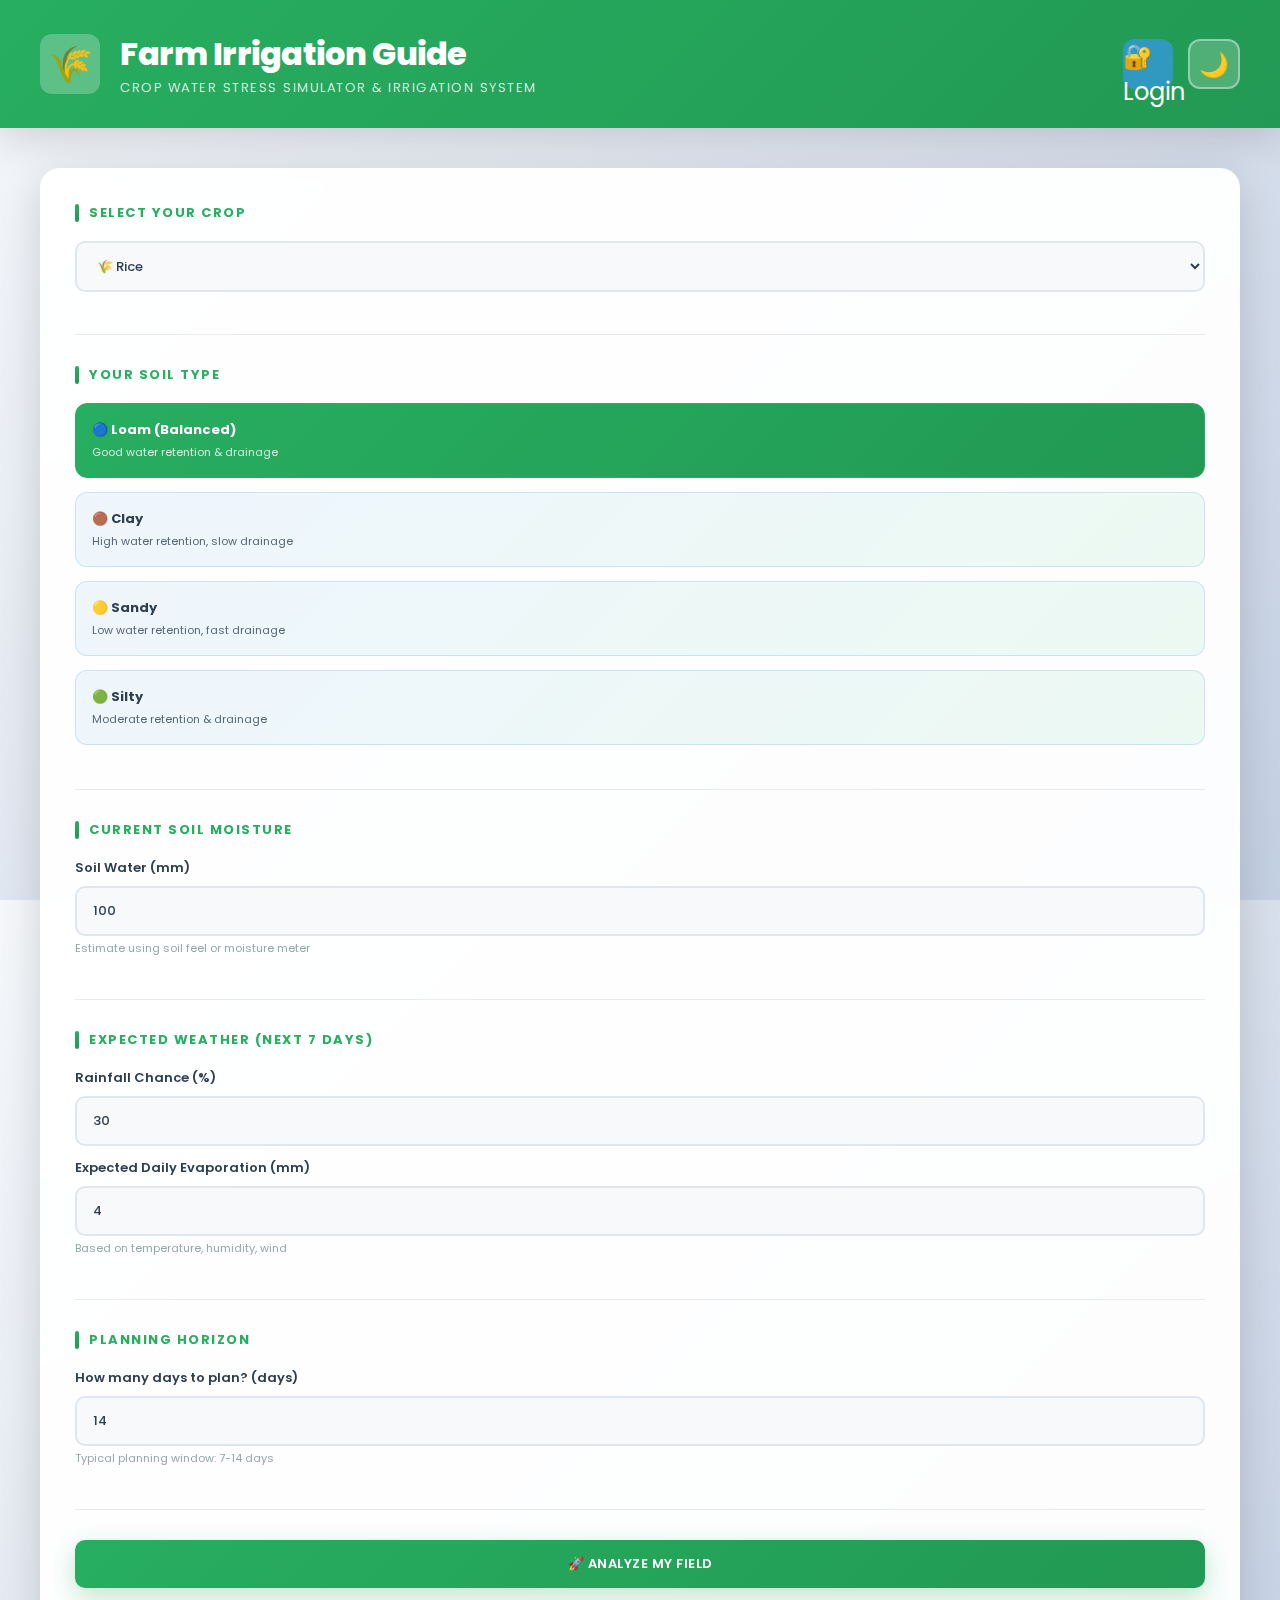
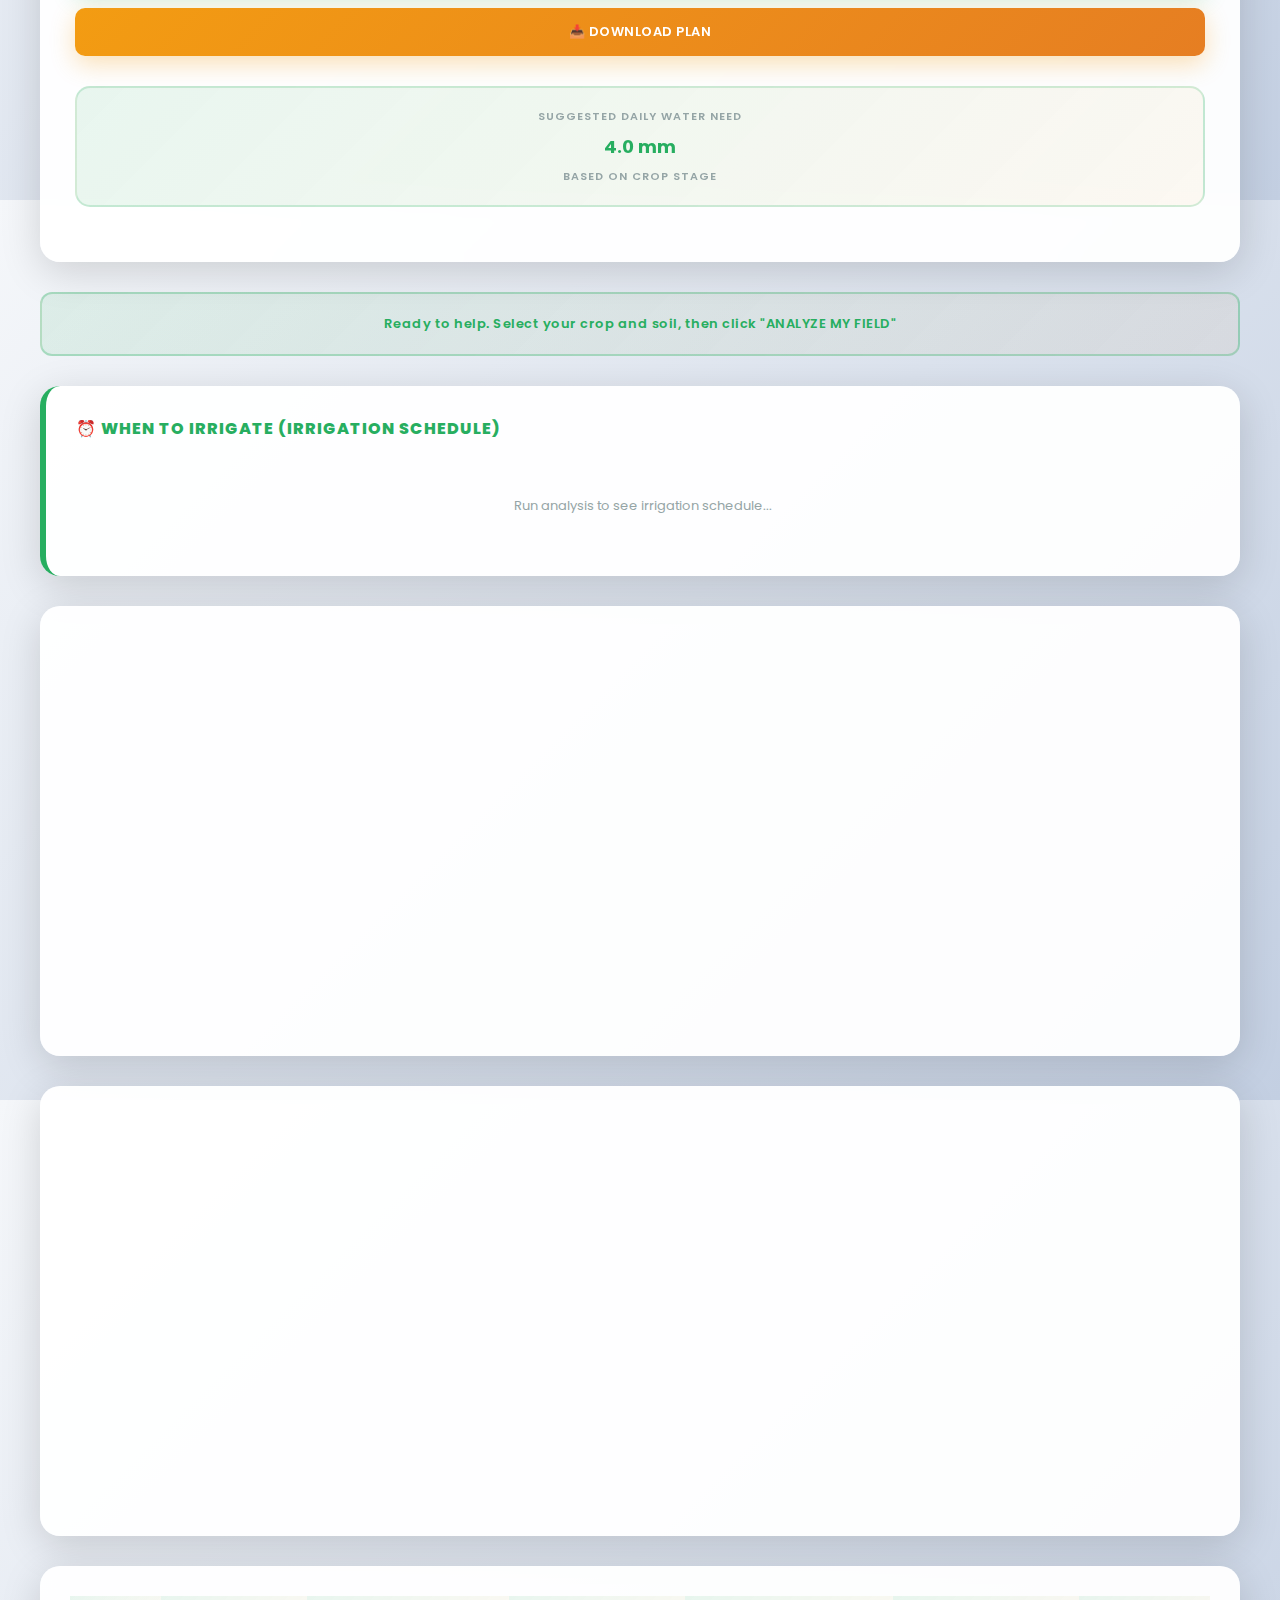
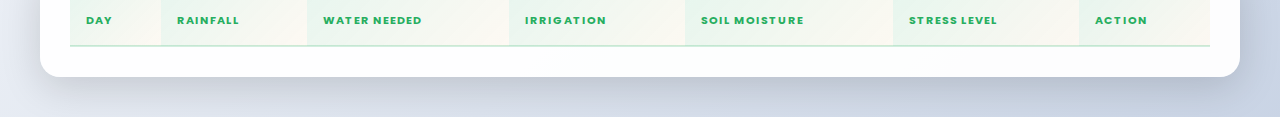
<file: index.html>
<!doctype html>
<html lang="en">
<head>
  <meta charset="utf-8" />
  <title>🌾 CROP WATER STRESS SIMULATOR & FARM IRRIGATION SYSTEM</title>
  <meta name="viewport" content="width=device-width,initial-scale=1" />
  <script src="https://cdn.plot.ly/plotly-latest.min.js"></script>
  <style>
    @import url('https://fonts.googleapis.com/css2?family=Poppins:wght@300;400;500;600;700;800;900&display=swap');

    * { margin: 0; padding: 0; box-sizing: border-box; }
    
    :root {
      --primary: #27ae60;
      --primary-dark: #229954;
      --secondary: #f39c12;
      --accent: #e74c3c;
      --success: #27ae60;
      --warning: #f39c12;
      --danger: #e74c3c;
      --dark: #2c3e50;
      --darker: #1a252f;
      --light: #ecf0f1;
      --lighter: #f8f9fa;
      --muted: #95a5a6;
      --shadow: 0 10px 40px rgba(0,0,0,0.15);
      --shadow-lg: 0 20px 60px rgba(0,0,0,0.2);
      --transition: all 0.3s cubic-bezier(0.25, 0.46, 0.45, 0.94);
    }

    html, body {
      height: 100%;
      font-family: 'Poppins', sans-serif;
      background: linear-gradient(135deg, #f5f7fa 0%, #c3cfe2 100%);
      color: #2c3e50;
    }

    body.dark {
      background: linear-gradient(135deg, #1a252f 0%, #2c3e50 100%);
      color: #ecf0f1;
    }

    .header {
      background: linear-gradient(135deg, #27ae60 0%, #229954 100%);
      padding: 30px 40px;
      display: flex;
      justify-content: space-between;
      align-items: center;
      box-shadow: var(--shadow);
      color: white;
    }

    .logo-section {
      display: flex;
      align-items: center;
      gap: 20px;
    }

    .logo-icon {
      width: 60px;
      height: 60px;
      background: rgba(255,255,255,0.25);
      border-radius: 12px;
      display: flex;
      align-items: center;
      justify-content: center;
      font-size: 36px;
    }

    .header h1 {
      font-size: 32px;
      font-weight: 800;
      margin: 0;
      letter-spacing: -0.5px;
    }

    .header-subtitle {
      display: block;
      font-size: 13px;
      font-weight: 300;
      letter-spacing: 1.5px;
      text-transform: uppercase;
      opacity: 0.95;
    }

    .theme-toggle {
      width: 50px;
      height: 50px;
      background: rgba(255,255,255,0.2);
      border: 2px solid rgba(255,255,255,0.4);
      border-radius: 12px;
      cursor: pointer;
      font-size: 24px;
      transition: var(--transition);
      display: flex;
      align-items: center;
      justify-content: center;
      color: white;
    }

    .theme-toggle:hover {
      background: rgba(255,255,255,0.35);
      transform: scale(1.08);
    }

    .app {
      display: flex;
      flex-direction: column;
      min-height: 100vh;
    }

    .container {
      flex: 1;
      display: grid;
      grid-template-columns: 420px 1fr;
      gap: 30px;
      padding: 40px;
      max-width: 1800px;
      margin: 0 auto;
      width: 100%;
    }

    .panel {
      background: rgba(255,255,255,0.95);
      backdrop-filter: blur(10px);
      border-radius: 20px;
      padding: 35px;
      box-shadow: var(--shadow);
      transition: var(--transition);
    }

    body.dark .panel {
      background: rgba(44,62,80,0.7);
      color: #ecf0f1;
    }

    .section {
      margin-bottom: 30px;
      padding-bottom: 30px;
      border-bottom: 1px solid rgba(0,0,0,0.08);
    }

    body.dark .section {
      border-bottom-color: rgba(255,255,255,0.08);
    }

    .section:last-child {
      margin-bottom: 0;
      padding-bottom: 0;
      border-bottom: none;
    }

    .section-title {
      font-size: 13px;
      font-weight: 700;
      text-transform: uppercase;
      letter-spacing: 1.5px;
      color: #27ae60;
      margin-bottom: 18px;
      display: flex;
      align-items: center;
      gap: 10px;
    }

    .section-title::before {
      content: '';
      width: 4px;
      height: 18px;
      background: linear-gradient(180deg, #27ae60 0%, #229954 100%);
      border-radius: 2px;
    }

    label {
      display: block;
      font-size: 13px;
      font-weight: 600;
      margin-bottom: 8px;
      color: #2c3e50;
    }

    body.dark label {
      color: #ecf0f1;
    }

    input[type=number],
    input[type=text],
    select {
      width: 100%;
      padding: 13px 16px;
      border-radius: 10px;
      border: 2px solid #e0e6ed;
      background: #f8f9fa;
      color: #2c3e50;
      font-size: 13px;
      font-family: 'Poppins', sans-serif;
      font-weight: 500;
      transition: var(--transition);
      margin-bottom: 12px;
    }

    body.dark input,
    body.dark select {
      background: rgba(255,255,255,0.08);
      border-color: rgba(39,174,96,0.3);
      color: #ecf0f1;
    }

    input:focus,
    select:focus {
      outline: none;
      border-color: #27ae60;
      background: #ffffff;
      box-shadow: 0 0 0 4px rgba(39,174,96,0.15);
    }

    .help-text {
      font-size: 11px;
      color: #95a5a6;
      margin-top: -8px;
      margin-bottom: 12px;
      font-weight: 400;
    }

    button {
      border: none;
      padding: 14px 24px;
      border-radius: 10px;
      cursor: pointer;
      font-weight: 600;
      font-size: 13px;
      font-family: 'Poppins', sans-serif;
      transition: var(--transition);
      display: inline-flex;
      align-items: center;
      gap: 8px;
      letter-spacing: 0.5px;
      text-transform: uppercase;
    }

    .btn-primary {
      background: linear-gradient(135deg, #27ae60 0%, #229954 100%);
      color: white;
      width: 100%;
      justify-content: center;
      box-shadow: 0 8px 24px rgba(39,174,96,0.3);
      margin-bottom: 10px;
    }

    .btn-primary:hover {
      transform: translateY(-4px);
      box-shadow: 0 12px 36px rgba(39,174,96,0.4);
    }

    .btn-secondary {
      background: linear-gradient(135deg, #f39c12 0%, #e67e22 100%);
      color: white;
      width: 100%;
      justify-content: center;
      box-shadow: 0 8px 24px rgba(243,156,18,0.3);
    }

    .info-card {
      background: linear-gradient(135deg, rgba(39,174,96,0.1) 0%, rgba(243,156,18,0.05) 100%);
      border: 2px solid rgba(39,174,96,0.2);
      border-radius: 15px;
      padding: 20px;
      margin-bottom: 20px;
      text-align: center;
    }

    body.dark .info-card {
      background: linear-gradient(135deg, rgba(39,174,96,0.15) 0%, rgba(243,156,18,0.08) 100%);
      border-color: rgba(39,174,96,0.3);
    }

    .info-card strong {
      color: #27ae60;
      font-size: 18px;
      display: block;
      margin: 8px 0;
    }

    .info-card .label {
      font-size: 11px;
      color: #95a5a6;
      text-transform: uppercase;
      letter-spacing: 1px;
      font-weight: 600;
    }

    .soil-profile {
      background: linear-gradient(135deg, rgba(52,152,219,0.08) 0%, rgba(46,204,113,0.08) 100%);
      border: 1px solid rgba(52,152,219,0.2);
      border-radius: 12px;
      padding: 16px;
      margin-bottom: 14px;
      cursor: pointer;
      transition: var(--transition);
    }

    .soil-profile:hover {
      transform: translateX(4px);
      box-shadow: 0 6px 18px rgba(39,174,96,0.2);
    }

    .soil-profile.active {
      background: linear-gradient(135deg, #27ae60 0%, #229954 100%);
      color: white;
      border-color: #27ae60;
    }

    .soil-profile-name {
      font-weight: 700;
      font-size: 13px;
      margin-bottom: 4px;
    }

    .soil-profile-desc {
      font-size: 11px;
      opacity: 0.8;
    }

    .viz-area {
      display: flex;
      flex-direction: column;
      gap: 30px;
    }

    .status {
      padding: 20px 25px;
      border-radius: 12px;
      font-size: 13px;
      font-weight: 600;
      text-align: center;
      background: linear-gradient(135deg, rgba(39,174,96,0.1) 0%, rgba(243,156,18,0.05) 100%);
      border: 2px solid rgba(39,174,96,0.3);
      color: #27ae60;
      letter-spacing: 0.5px;
    }

    .status.loading {
      animation: pulse 1.8s cubic-bezier(0.4, 0, 0.6, 1) infinite;
    }

    @keyframes pulse {
      0%, 100% { opacity: 1; }
      50% { opacity: 0.6; }
    }

    .irrigation-timeline {
      background: rgba(255,255,255,0.95);
      border-radius: 20px;
      padding: 30px;
      box-shadow: var(--shadow);
      border-left: 6px solid #27ae60;
    }

    body.dark .irrigation-timeline {
      background: rgba(44,62,80,0.7);
    }

    .timeline-header {
      font-size: 16px;
      font-weight: 800;
      color: #27ae60;
      margin-bottom: 25px;
      text-transform: uppercase;
      letter-spacing: 1px;
    }

    .timeline-events {
      display: flex;
      flex-direction: column;
      gap: 20px;
    }

    .timeline-event {
      display: flex;
      gap: 20px;
      padding: 18px;
      background: linear-gradient(135deg, rgba(39,174,96,0.08) 0%, rgba(243,156,18,0.05) 100%);
      border: 2px solid rgba(39,174,96,0.2);
      border-radius: 12px;
      transition: var(--transition);
    }

    body.dark .timeline-event {
      background: linear-gradient(135deg, rgba(39,174,96,0.12) 0%, rgba(243,156,18,0.08) 100%);
      border-color: rgba(39,174,96,0.3);
    }

    .timeline-event:hover {
      transform: translateX(8px);
      box-shadow: 0 6px 18px rgba(39,174,96,0.15);
    }

    .timeline-marker {
      width: 70px;
      height: 70px;
      background: linear-gradient(135deg, #27ae60 0%, #229954 100%);
      border-radius: 12px;
      display: flex;
      flex-direction: column;
      align-items: center;
      justify-content: center;
      color: white;
      font-weight: 700;
      flex-shrink: 0;
    }

    .timeline-marker-label {
      font-size: 10px;
      opacity: 0.85;
    }

    .timeline-marker-day {
      font-size: 24px;
    }

    .timeline-content {
      flex: 1;
      display: flex;
      flex-direction: column;
      justify-content: center;
    }

    .timeline-title {
      font-weight: 700;
      font-size: 14px;
      color: #27ae60;
      margin-bottom: 6px;
    }

    .timeline-text {
      font-size: 13px;
      color: #2c3e50;
      line-height: 1.5;
      margin-bottom: 6px;
    }

    body.dark .timeline-text {
      color: #ecf0f1;
    }

    .timeline-amount {
      font-size: 12px;
      font-weight: 700;
      color: #f39c12;
      background: rgba(243,156,18,0.1);
      padding: 4px 10px;
      border-radius: 6px;
      display: inline-block;
      margin-top: 4px;
    }

    .timeline-status {
      font-size: 11px;
      font-weight: 600;
      text-transform: uppercase;
      letter-spacing: 0.5px;
      margin-top: 8px;
      padding-top: 8px;
      border-top: 1px solid rgba(0,0,0,0.08);
    }

    body.dark .timeline-status {
      border-top-color: rgba(255,255,255,0.08);
    }

    .timeline-status.water-needed { color: #e74c3c; }

    .viz-card {
      background: rgba(255,255,255,0.95);
      border-radius: 20px;
      padding: 0;
      overflow: hidden;
      box-shadow: var(--shadow);
    }

    body.dark .viz-card {
      background: rgba(44,62,80,0.7);
    }

    #chart, #stressChart {
      width: 100%;
      height: 450px;
    }

    .table-panel {
      background: rgba(255,255,255,0.95);
      border-radius: 20px;
      padding: 30px;
      box-shadow: var(--shadow);
      overflow-x: auto;
    }

    body.dark .table-panel {
      background: rgba(44,62,80,0.7);
    }

    table {
      width: 100%;
      border-collapse: collapse;
      font-size: 13px;
    }

    th {
      padding: 16px;
      text-align: left;
      font-weight: 700;
      background: linear-gradient(135deg, rgba(39,174,96,0.1) 0%, rgba(243,156,18,0.05) 100%);
      color: #27ae60;
      border-bottom: 2px solid rgba(39,174,96,0.2);
      text-transform: uppercase;
      font-size: 11px;
      letter-spacing: 1px;
    }

    td {
      padding: 14px 16px;
      border-bottom: 1px solid rgba(0,0,0,0.05);
      color: #2c3e50;
    }

    body.dark td {
      border-bottom-color: rgba(255,255,255,0.05);
      color: #ecf0f1;
    }

    tr:hover {
      background: rgba(39,174,96,0.05);
    }

    body.dark tr:hover {
      background: rgba(39,174,96,0.1);
    }

    .irrig-amount {
      font-weight: 700;
      color: #27ae60;
      font-size: 14px;
    }

    .soil-status {
      padding: 4px 8px;
      border-radius: 6px;
      font-size: 11px;
      font-weight: 600;
      text-transform: uppercase;
      letter-spacing: 0.5px;
    }

    .soil-good { background: rgba(39,174,96,0.2); color: #27ae60; }
    .soil-warning { background: rgba(243,156,18,0.2); color: #f39c12; }
    .soil-danger { background: rgba(231,76,60,0.2); color: #e74c3c; }

    @media (max-width: 1400px) {
      .container {
        grid-template-columns: 1fr;
      }
    }

    @media (max-width: 768px) {
      .header {
        flex-direction: column;
        gap: 15px;
        padding: 20px;
      }
      .header h1 {
        font-size: 24px;
      }
      .container {
        padding: 20px;
        gap: 15px;
      }
      .panel {
        padding: 20px;
      }
      .timeline-event {
        flex-direction: column;
        align-items: flex-start;
      }
    }
  </style>
</head>
<body>
  <div class="app">
    <div class="header">
      <div class="logo-section">
        <div class="logo-icon">🌾</div>
        <div>
          <h1>Farm Irrigation Guide</h1>
          <span class="header-subtitle">Crop Water Stress Simulator & Irrigation System</span>
        </div>
      </div>
      <div style="display: flex; gap: 15px; align-items: center;">
        <a href="user-dashboard.html" id="dashboardBtn" class="theme-toggle" style="background: rgba(39,174,96,0.9); border: none; text-decoration: none; cursor: pointer; display: none;">📊 Dashboard</a>
        <a href="kisan-sahayak.html" id="kisanBtn" class="theme-toggle" style="background: rgba(52,152,219,0.8); border: none; text-decoration: none; cursor: pointer; display: none;">🤖 Kisan Sahayak</a>
        <a href="login.html" id="loginBtn" class="theme-toggle" style="background: rgba(52,152,219,0.8); border: none; text-decoration: none; cursor: pointer;">🔐 Login</a>
        <button class="theme-toggle" id="themeToggle">🌙</button>
      </div>
    </div>

    <div class="container">
      <div class="panel">
        <div class="section">
          <div class="section-title">Select Your Crop</div>
          <select id="cropSelect">
            <option value="rice">🌾 Rice</option>
            <option value="wheat">🌾 Wheat</option>
            <option value="corn">🌽 Corn (Maize)</option>
            <option value="sugarcane">🌱 Sugarcane</option>
            <option value="cotton">⚪ Cotton</option>
            <option value="tomato">🍅 Tomato</option>
            <option value="potato">🥔 Potato</option>
            <option value="groundnut">🥜 Groundnut</option>
          </select>
        </div>

        <div class="section">
          <div class="section-title">Your Soil Type</div>
          <div class="soil-profile active" data-soil="loam">
            <div class="soil-profile-name">🔵 Loam (Balanced)</div>
            <div class="soil-profile-desc">Good water retention & drainage</div>
          </div>
          <div class="soil-profile" data-soil="clay">
            <div class="soil-profile-name">🟤 Clay</div>
            <div class="soil-profile-desc">High water retention, slow drainage</div>
          </div>
          <div class="soil-profile" data-soil="sandy">
            <div class="soil-profile-name">🟡 Sandy</div>
            <div class="soil-profile-desc">Low water retention, fast drainage</div>
          </div>
          <div class="soil-profile" data-soil="silty">
            <div class="soil-profile-name">🟢 Silty</div>
            <div class="soil-profile-desc">Moderate retention & drainage</div>
          </div>
        </div>

        <div class="section">
          <div class="section-title">Current Soil Moisture</div>
          <label>Soil Water (mm)</label>
          <input id="s0" type="number" value="100" />
          <p class="help-text">Estimate using soil feel or moisture meter</p>
        </div>

        <div class="section">
          <div class="section-title">Expected Weather (Next 7 Days)</div>
          <label>Rainfall Chance (%)</label>
          <input id="p_rain" type="number" min="0" max="100" value="30" />
          <label>Expected Daily Evaporation (mm)</label>
          <input id="et0" type="number" step="0.1" value="4" />
          <p class="help-text">Based on temperature, humidity, wind</p>
        </div>

        <div class="section">
          <div class="section-title">Planning Horizon</div>
          <label>How many days to plan? (days)</label>
          <input id="horizon" type="number" min="3" max="30" value="14" />
          <p class="help-text">Typical planning window: 7-14 days</p>
        </div>

        <div style="margin-top: 30px;">
          <button class="btn-primary" id="startBtn">🚀 ANALYZE MY FIELD</button>
          <button class="btn-secondary" id="downloadCSV" style="margin-top: 10px;">📥 DOWNLOAD PLAN</button>
        </div>

        <div class="info-card" style="margin-top: 30px;">
          <div class="label">Suggested Daily Water Need</div>
          <strong id="quickETc">4.0 mm</strong>
          <div class="label" style="margin-top: 8px;">Based on Crop Stage</div>
        </div>
      </div>

      <div class="viz-area">
        <div class="status">Ready to help. Select your crop and soil, then click "ANALYZE MY FIELD"</div>
        
        <div class="irrigation-timeline">
          <div class="timeline-header">⏰ When to Irrigate (Irrigation Schedule)</div>
          <div class="timeline-events" id="timelineEvents">
            <div style="text-align: center; color: #95a5a6; padding: 30px; font-size: 13px;">
              Run analysis to see irrigation schedule...
            </div>
          </div>
        </div>

        <div class="viz-card">
          <div id="chart"></div>
        </div>

        <div class="viz-card">
          <div id="stressChart"></div>
        </div>

        <div class="table-panel">
          <table id="schedule_table">
            <thead>
              <tr>
                <th>Day</th>
                <th>Rainfall</th>
                <th>Water Needed</th>
                <th>Irrigation</th>
                <th>Soil Moisture</th>
                <th>Stress Level</th>
                <th>Action</th>
              </tr>
            </thead>
            <tbody></tbody>
          </table>
        </div>
      </div>
    </div>
  </div>

  <script>
    const soilProfiles = {
      loam: { fc: 120, pwp: 40, name: 'Loam' },
      clay: { fc: 180, pwp: 60, name: 'Clay' },
      sandy: { fc: 60, pwp: 20, name: 'Sandy' },
      silty: { fc: 140, pwp: 45, name: 'Silty' }
    };

    const cropData = {
      rice: { kc: 1.1, stage: 'Mid-season' },
      wheat: { kc: 0.9, stage: 'Growing' },
      corn: { kc: 1.0, stage: 'Mid-season' },
      sugarcane: { kc: 1.2, stage: 'Established' },
      cotton: { kc: 0.8, stage: 'Vegetative' },
      tomato: { kc: 0.6, stage: 'Flowering' },
      potato: { kc: 0.7, stage: 'Tuber-filling' },
      groundnut: { kc: 0.75, stage: 'Pod development' }
    };

    let currentSoilType = 'loam';

    // Check authentication status
    function checkAuth() {
      const currentUser = localStorage.getItem('farmGuideUser');
      const loginBtn = document.getElementById('loginBtn');
      const dashboardBtn = document.getElementById('dashboardBtn');
      const kisanBtn = document.getElementById('kisanBtn');
      
      if (currentUser) {
        loginBtn.style.display = 'none';
        dashboardBtn.style.display = 'block';
        kisanBtn.style.display = 'block';
      } else {
        loginBtn.style.display = 'block';
        dashboardBtn.style.display = 'none';
        kisanBtn.style.display = 'none';
      }
    }

    window.addEventListener('load', checkAuth);

    function initTheme() {
      const isDark = localStorage.getItem('theme') === 'dark';
      if (isDark) document.documentElement.classList.add('dark');
      updateThemeToggle();
    }

    function updateThemeToggle() {
      const isDark = document.documentElement.classList.contains('dark');
      document.getElementById('themeToggle').textContent = isDark ? '☀️' : '🌙';
    }

    document.getElementById('themeToggle').addEventListener('click', () => {
      document.documentElement.classList.toggle('dark');
      const isDark = document.documentElement.classList.contains('dark');
      localStorage.setItem('theme', isDark ? 'dark' : 'light');
      updateThemeToggle();
    });

    document.querySelectorAll('.soil-profile').forEach(el => {
      el.addEventListener('click', () => {
        document.querySelectorAll('.soil-profile').forEach(e => e.classList.remove('active'));
        el.classList.add('active');
        currentSoilType = el.dataset.soil;
      });
    });

    document.getElementById('cropSelect').addEventListener('change', (e) => {
      const crop = cropData[e.target.value];
      document.getElementById('quickETc').textContent = (crop.kc * 4).toFixed(1) + ' mm';
    });

    function randUniform(a, b) { return a + Math.random() * (b - a); }
    function clamp(v, a, b) { return Math.max(a, Math.min(b, v)); }

    function generateSynthetic(days, p_rain, et0_mean) {
      const rain = [], et0 = [];
      p_rain = p_rain / 100;
      for (let i = 0; i < days; i++) {
        rain.push(Math.random() < p_rain ? parseFloat(randUniform(5, 20).toFixed(1)) : 0);
        et0.push(parseFloat((et0_mean + randUniform(-0.5, 0.5)).toFixed(2)));
      }
      return { rain, et0 };
    }

    function simulate(params, weather) {
      const days = params.horizon;
      const fc = params.fc, pwp = params.pwp;
      let S = params.s0;
      const AW = Math.max(0, fc - pwp);
      const trigger = pwp + 0.4 * AW;
      const out = { day: [], rain: [], etcrop: [], irrig: [], S: [], action: [], stress: [] };
      let cumI = 0, stressDays = 0;
      
      for (let t = 0; t < days; t++) {
        const P = weather.rain[t] || 0;
        const ETc = (weather.et0[t] || params.et0_mean) * params.kc;
        let I = 0, action = '✓ Monitor', stressLevel = 0;

        const projected = clamp(S + P - ETc, 0, fc);
        
        if (projected < pwp) {
          stressLevel = 100;
          action = '🔴 CRITICAL';
        } else if (projected < trigger) {
          stressLevel = Math.round(((trigger - projected) / (trigger - pwp)) * 80);
          action = '💧 IRRIGATE';
          I = Math.max(0, trigger - (S + P));
        } else if (projected > fc * 0.85) {
          stressLevel = 0;
          action = '⚠️ Watch excess';
        } else {
          stressLevel = 0;
          action = '✓ Optimal';
        }
        
        const applied = I * 0.9;
        let S_new = clamp(S + applied + P - ETc, 0, fc);
        out.day.push(t + 1);
        out.rain.push(parseFloat(P.toFixed(1)));
        out.etcrop.push(parseFloat(ETc.toFixed(1)));
        out.irrig.push(parseFloat(I.toFixed(1)));
        out.S.push(parseFloat(S_new.toFixed(1)));
        out.action.push(action);
        out.stress.push(stressLevel);
        if (S_new < trigger) stressDays++;
        S = S_new;
        cumI += I;
      }
      return { out, cumI: parseFloat(cumI.toFixed(1)), stressDays, trigger, AW, fc, pwp };
    }

    function drawPlot(sim) {
      const r = sim.out;
      const days = r.day.map(d => 'Day ' + d);
      const traceRain = { x: days, y: r.rain, name: 'Rain', type: 'bar', marker: { color: '#3498db' } };
      const traceIrr = { x: days, y: r.irrig, name: 'Irrigation Needed', type: 'bar', marker: { color: '#f39c12' } };
      const traceET = { x: days, y: r.etcrop, name: 'Water Demand (ETc)', type: 'scatter', mode: 'lines+markers', line: { color: '#e74c3c', width: 3 } };
      const traceS = { x: days, y: r.S, name: 'Soil Moisture', yaxis: 'y2', type: 'scatter', mode: 'lines+markers', line: { color: '#27ae60', width: 3 } };
      const layout = {
        title: { text: 'Water Budget: Rain, Demand & Soil Moisture', font: { size: 16, family: 'Poppins', color: '#2c3e50' } },
        barmode: 'overlay',
        xaxis: { title: 'Day' },
        yaxis: { title: 'Water Depth (mm)' },
        yaxis2: { title: 'Soil Moisture (mm)', overlaying: 'y', side: 'right' },
        legend: { orientation: 'h', x: 0.1, y: -0.18 },
        margin: { t: 50, l: 60, r: 60, b: 80 },
        hovermode: 'x unified',
        font: { family: 'Poppins', size: 12 }
      };
      Plotly.newPlot('chart', [traceRain, traceIrr, traceET, traceS], layout, { responsive: true, displayModeBar: false });
    }

    function drawStressChart(sim) {
      const r = sim.out;
      const days = r.day.map(d => 'Day ' + d);
      
      const traceStress = {
        x: days,
        y: r.stress,
        name: 'Crop Water Stress',
        type: 'scatter',
        mode: 'lines+markers',
        line: { color: '#e74c3c', width: 4 },
        marker: { size: 8, color: r.stress.map(s => s === 0 ? '#27ae60' : s < 50 ? '#f39c12' : '#e74c3c') },
        fill: 'tozeroy',
        fillcolor: 'rgba(231,76,60,0.2)'
      };

      const traceRain = {
        x: days,
        y: r.rain,
        name: 'Rainfall',
        type: 'bar',
        marker: { color: '#3498db' },
        opacity: 0.5
      };

      const traceIrrig = {
        x: days,
        y: r.irrig,
        name: 'Irrigation Applied',
        type: 'bar',
        marker: { color: '#27ae60' },
        opacity: 0.6
      };

      const layout = {
        title: { text: '🌾 CROP WATER STRESS vs RAINFALL & IRRIGATION', font: { size: 16, family: 'Poppins', color: '#2c3e50', weight: 'bold' } },
        xaxis: { title: 'Day', gridcolor: '#e0e0e0' },
        yaxis: { title: 'Stress Level (%) / Water (mm)', gridcolor: '#e0e0e0' },
        barmode: 'overlay',
        hovermode: 'x unified',
        legend: { orientation: 'h', x: 0.1, y: -0.18 },
        margin: { t: 60, l: 60, r: 60, b: 100 },
        plot_bgcolor: 'rgba(245,247,250,0.5)',
        font: { family: 'Poppins', size: 12, color: '#2c3e50' },
        annotations: [
          { x: 0.02, y: -0.35, text: '✓ No Stress = 0% | ⚠️ Moderate Stress = 50% | 🔴 Severe Stress = 100%', showarrow: false, xref: 'paper', yref: 'paper', font: { size: 11, color: '#95a5a6' } }
        ]
      };

      Plotly.newPlot('stressChart', [traceStress, traceRain, traceIrrig], layout, { responsive: true, displayModeBar: false });
    }

    function updateTimeline(sim) {
      const r = sim.out;
      const events = [];
      
      for (let i = 0; i < r.day.length; i++) {
        if (r.irrig[i] > 0) {
          events.push({
            day: r.day[i],
            amount: r.irrig[i],
            needReason: 'Soil moisture dropping below threshold'
          });
        }
      }

      const timelineContainer = document.getElementById('timelineEvents');
      
      if (events.length === 0) {
        timelineContainer.innerHTML = '<div style="text-align: center; color: #27ae60; padding: 30px; font-size: 13px; font-weight: 600;">✅ NO IRRIGATION NEEDED — RAINFALL IS SUFFICIENT & NO WATER STRESS</div>';
        return;
      }

      const html = events.map((evt) => {
        const daysFromNow = evt.day;
        const daysText = daysFromNow === 1 ? 'Tomorrow' : `After ${daysFromNow - 1} day${daysFromNow - 1 !== 1 ? 's' : ''}`;
        return `
          <div class="timeline-event">
            <div class="timeline-marker">
              <div class="timeline-marker-label">Day</div>
              <div class="timeline-marker-day">${evt.day}</div>
            </div>
            <div class="timeline-content">
              <div class="timeline-title">🌾 ${daysText}</div>
              <div class="timeline-text"><strong>Apply water: ${evt.amount.toFixed(1)} mm</strong></div>
              <div class="timeline-text" style="font-size: 12px; color: #95a5a6;">${evt.needReason}</div>
              <div class="timeline-amount">💧 ${evt.amount.toFixed(1)} Millimeters</div>
              <div class="timeline-status water-needed">⚠️ Action Required</div>
            </div>
          </div>
        `;
      }).join('');
      
      timelineContainer.innerHTML = html;
    }

    function updateTable(sim) {
      const tbody = document.querySelector('#schedule_table tbody');
      tbody.innerHTML = '';
      const r = sim.out;
      for (let i = 0; i < r.day.length; i++) {
        const statusClass = r.irrig[i] > 5 ? 'soil-danger' : r.S[i] < sim.trigger ? 'soil-warning' : 'soil-good';
        
        let stressLabel = '✓ No Stress';
        let stressColor = 'soil-good';
        if (r.stress[i] > 70) {
          stressLabel = '🔴 Severe';
          stressColor = 'soil-danger';
        } else if (r.stress[i] > 40) {
          stressLabel = '⚠️ Moderate';
          stressColor = 'soil-warning';
        }

        const tr = document.createElement('tr');
        tr.innerHTML = `<td><strong>${r.day[i]}</strong></td><td>${r.rain[i]} mm</td><td><strong>${r.etcrop[i]} mm</strong></td><td><strong class="irrig-amount">${r.irrig[i] > 0 ? r.irrig[i] + ' mm' : '—'}</strong></td><td><span class="soil-status ${statusClass}">${r.S[i]} mm</span></td><td><span class="soil-status ${stressColor}">${stressLabel}</span></td><td>${r.action[i]}</td>`;
        tbody.appendChild(tr);
      }
    }

    document.getElementById('startBtn').addEventListener('click', () => {
      const status = document.querySelector('.status');
      status.textContent = '⏳ Analyzing your field...';
      status.classList.add('loading');

      setTimeout(() => {
        const soilProfile = soilProfiles[currentSoilType];
        const crop = cropData[document.getElementById('cropSelect').value];
        const p = {
          horizon: parseInt(document.getElementById('horizon').value, 10),
          fc: soilProfile.fc,
          pwp: soilProfile.pwp,
          s0: parseFloat(document.getElementById('s0').value),
          kc: crop.kc,
          et0_mean: parseFloat(document.getElementById('et0').value),
          p_rain: parseFloat(document.getElementById('p_rain').value)
        };

        const weather = generateSynthetic(p.horizon, p.p_rain, p.et0_mean);
        const sim = simulate(p, weather);
        sim.fc = p.fc;
        window._lastSim = sim;
        window._lastWeather = weather;

        drawPlot(sim);
        drawStressChart(sim);
        updateTimeline(sim);
        updateTable(sim);

        status.classList.remove('loading');
        status.textContent = '✅ Analysis complete. Review stress chart & irrigation timeline above.';
      }, 300);
    });

    document.getElementById('downloadCSV').addEventListener('click', () => {
      if (!window._lastSim) { alert('Run analysis first'); return; }
      const r = window._lastSim.out;
      const hdr = ['Day', 'Rain_mm', 'Water_Demand_mm', 'Irrigation_Needed_mm', 'Soil_Moisture_mm', 'Stress_Level_%', 'Action'];
      const rows = [hdr.join(',')];
      for (let i = 0; i < r.day.length; i++) {
        rows.push([r.day[i], r.rain[i], r.etcrop[i], r.irrig[i], r.S[i], r.stress[i], r.action[i]].join(','));
      }
      const csv = rows.join('\n');
      const blob = new Blob([csv], { type: 'text/csv;charset=utf-8;' });
      const link = document.createElement('a');
      link.href = URL.createObjectURL(blob);
      link.download = 'irrigation_plan_with_stress.csv';
      link.click();
    });

    document.addEventListener('DOMContentLoaded', () => {
      initTheme();
    });
  </script>
</body>
</html>
</file>
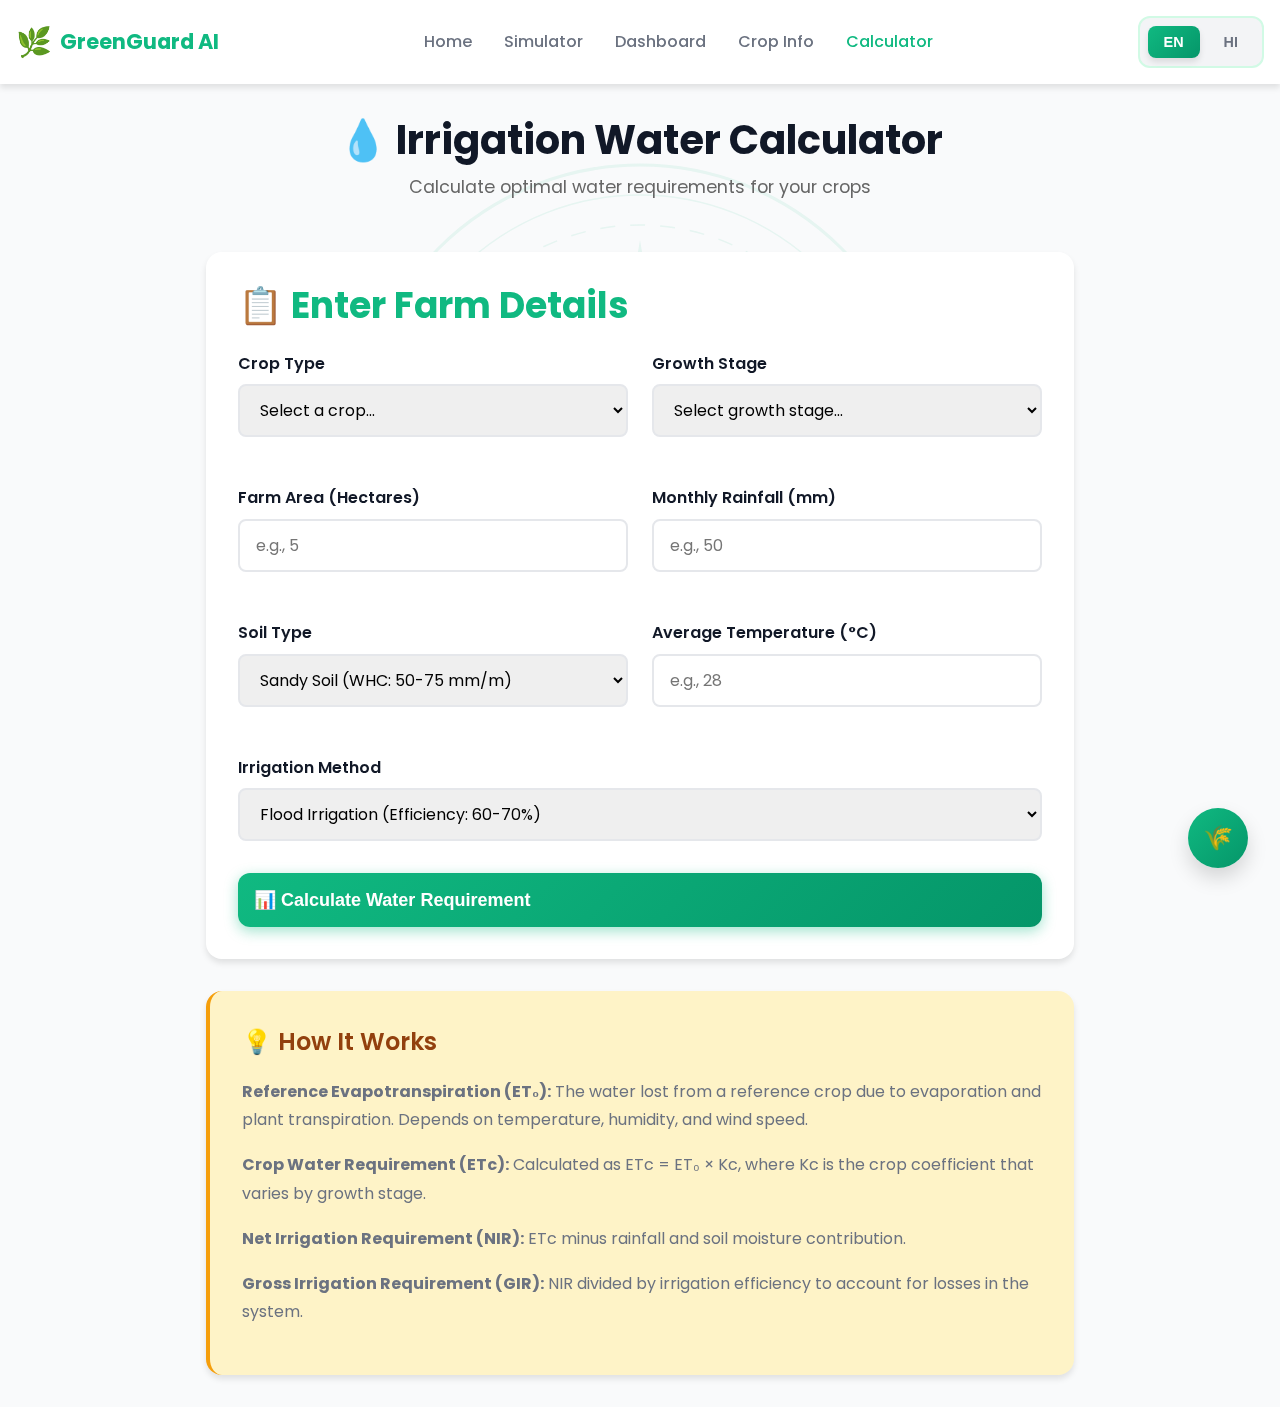
<file: calculator.html>
<!DOCTYPE html>
<html lang="en">
<head>
    <meta charset="UTF-8">
    <meta name="viewport" content="width=device-width, initial-scale=1.0">
    <title>Water Calculator - GreenGuard AI</title>
    <link rel="stylesheet" href="style.css">
</head>
<body>
    <!-- Navigation -->
    <nav class="navbar">
        <div class="container">
            <div class="nav-brand">
                <span class="logo-icon">🌿</span>
                <h2>GreenGuard AI</h2>
            </div>
            <div class="nav-links">
                <a href="landing.html" data-en="Home" data-hi="होम">Home</a>
                <a href="index.html" data-en="Simulator" data-hi="सिमुलेटर">Simulator</a>
                <a href="dashboard.html" data-en="Dashboard" data-hi="डैशबोर्ड">Dashboard</a>
                <a href="CROP.html" data-en="Crop Info" data-hi="फसल जानकारी">Crop Info</a>
                <a href="calculator.html" class="active" data-en="Calculator" data-hi="कैलकुलेटर">Calculator</a>
            </div>
            <div class="language-switcher">
                <button class="lang-btn active" data-lang="en" onclick="switchLanguage('en')">EN</button>
                <button class="lang-btn" data-lang="hi" onclick="switchLanguage('hi')">HI</button>
            </div>
        </div>
    </nav>

    <div class="container" style="padding: 2rem 1rem; max-width: 900px;">
        <!-- Header -->
        <div style="text-align: center; margin-bottom: 3rem;">
            <h1 style="font-size: 2.5rem; margin-bottom: 0.5rem;">💧 Irrigation Water Calculator</h1>
            <p style="color: #666; font-size: 1.1rem;">Calculate optimal water requirements for your crops</p>
        </div>

        <!-- Calculator Form -->
        <div class="card" style="padding: 2rem; margin-bottom: 2rem;">
            <h2 style="margin-bottom: 1.5rem; color: #10B981;">📋 Enter Farm Details</h2>

            <form id="calculatorForm">
                <!-- Row 1: Crop & Growth Stage -->
                <div style="display: grid; grid-template-columns: 1fr 1fr; gap: 1.5rem; margin-bottom: 1.5rem;">
                    <div class="form-group">
                        <label for="crop">Crop Type</label>
                        <select id="crop" required onchange="updateCropInfo()">
                            <option value="">Select a crop...</option>
                            <option value="wheat">Wheat (Triticum aestivum)</option>
                            <option value="rice">Rice (Oryza sativa)</option>
                            <option value="maize">Maize/Corn (Zea mays)</option>
                            <option value="cotton">Cotton (Gossypium)</option>
                            <option value="sugarcane">Sugarcane (Saccharum)</option>
                            <option value="potato">Potato (Solanum tuberosum)</option>
                            <option value="tomato">Tomato (Solanum lycopersicum)</option>
                            <option value="onion">Onion (Allium cepa)</option>
                            <option value="groundnut">Groundnut (Arachis hypogaea)</option>
                        </select>
                    </div>

                    <div class="form-group">
                        <label for="growthStage">Growth Stage</label>
                        <select id="growthStage" required>
                            <option value="">Select growth stage...</option>
                            <option value="initial">Initial Stage (Kc: 0.3-0.4)</option>
                            <option value="development">Development Stage (Kc: 0.7-0.8)</option>
                            <option value="midseason">Mid-Season Stage (Kc: 1.0-1.15)</option>
                            <option value="late">Late Season (Kc: 0.7-0.85)</option>
                        </select>
                    </div>
                </div>

                <!-- Row 2: Area & Rainfall -->
                <div style="display: grid; grid-template-columns: 1fr 1fr; gap: 1.5rem; margin-bottom: 1.5rem;">
                    <div class="form-group">
                        <label for="area">Farm Area (Hectares)</label>
                        <input type="number" id="area" placeholder="e.g., 5" min="0.1" step="0.1" required>
                    </div>

                    <div class="form-group">
                        <label for="rainfall">Monthly Rainfall (mm)</label>
                        <input type="number" id="rainfall" placeholder="e.g., 50" min="0" required>
                    </div>
                </div>

                <!-- Row 3: Soil & Temperature -->
                <div style="display: grid; grid-template-columns: 1fr 1fr; gap: 1.5rem; margin-bottom: 1.5rem;">
                    <div class="form-group">
                        <label for="soilType">Soil Type</label>
                        <select id="soilType" required>
                            <option value="sand">Sandy Soil (WHC: 50-75 mm/m)</option>
                            <option value="loam">Loam Soil (WHC: 100-150 mm/m)</option>
                            <option value="clay">Clay Soil (WHC: 150-200 mm/m)</option>
                        </select>
                    </div>

                    <div class="form-group">
                        <label for="avgTemp">Average Temperature (°C)</label>
                        <input type="number" id="avgTemp" placeholder="e.g., 28" min="0" max="50" required>
                    </div>
                </div>

                <!-- Row 4: Irrigation Method -->
                <div class="form-group" style="margin-bottom: 2rem;">
                    <label for="irrigationMethod">Irrigation Method</label>
                    <select id="irrigationMethod" required>
                        <option value="flood">Flood Irrigation (Efficiency: 60-70%)</option>
                        <option value="sprinkler">Sprinkler Irrigation (Efficiency: 75-85%)</option>
                        <option value="drip">Drip Irrigation (Efficiency: 90-95%)</option>
                    </select>
                </div>

                <button type="submit" class="btn btn-hero" style="width: 100%; padding: 1rem;">
                    📊 Calculate Water Requirement
                </button>
            </form>
        </div>

        <!-- Results Section -->
        <div id="resultsSection" style="display: none;">
            <div class="card" style="padding: 2rem; margin-bottom: 2rem; background: linear-gradient(135deg, #ecfdf5, #d1fae5); border: 2px solid #10B981;">
                <h2 style="margin-bottom: 2rem; color: #047857; text-align: center;">📈 Water Requirement Results</h2>

                <div style="display: grid; grid-template-columns: repeat(auto-fit, minmax(200px, 1fr)); gap: 1.5rem; margin-bottom: 2rem;">
                    <div style="background: white; padding: 1.5rem; border-radius: 12px; border-left: 4px solid #10B981;">
                        <p style="color: #666; margin-bottom: 0.5rem; font-size: 0.9rem;">Reference ET₀</p>
                        <p style="font-size: 1.8rem; font-weight: 700; color: #10B981;"><span id="et0Result">-</span> mm/month</p>
                    </div>

                    <div style="background: white; padding: 1.5rem; border-radius: 12px; border-left: 4px solid #3B82F6;">
                        <p style="color: #666; margin-bottom: 0.5rem; font-size: 0.9rem;">Crop Water Requirement (ETc)</p>
                        <p style="font-size: 1.8rem; font-weight: 700; color: #3B82F6;"><span id="etcResult">-</span> mm/month</p>
                    </div>

                    <div style="background: white; padding: 1.5rem; border-radius: 12px; border-left: 4px solid #F59E0B;">
                        <p style="color: #666; margin-bottom: 0.5rem; font-size: 0.9rem;">Net Irrigation Requirement</p>
                        <p style="font-size: 1.8rem; font-weight: 700; color: #F59E0B;"><span id="nirResult">-</span> mm/month</p>
                    </div>

                    <div style="background: white; padding: 1.5rem; border-radius: 12px; border-left: 4px solid #EF4444;">
                        <p style="color: #666; margin-bottom: 0.5rem; font-size: 0.9rem;">Gross Irrigation Requirement</p>
                        <p style="font-size: 1.8rem; font-weight: 700; color: #EF4444;"><span id="girResult">-</span> mm/month</p>
                    </div>

                    <div style="background: white; padding: 1.5rem; border-radius: 12px; border-left: 4px solid #8B5CF6;">
                        <p style="color: #666; margin-bottom: 0.5rem; font-size: 0.9rem;">Total Water Required</p>
                        <p style="font-size: 1.8rem; font-weight: 700; color: #8B5CF6;"><span id="totalWaterResult">-</span> Liters</p>
                    </div>

                    <div style="background: white; padding: 1.5rem; border-radius: 12px; border-left: 4px solid #10B981;">
                        <p style="color: #666; margin-bottom: 0.5rem; font-size: 0.9rem;">Water Cost Estimate</p>
                        <p style="font-size: 1.8rem; font-weight: 700; color: #10B981;">₹<span id="costResult">-</span></p>
                    </div>
                </div>

                <!-- Irrigation Schedule Table -->
                <div style="margin-top: 2rem;">
                    <h3 style="margin-bottom: 1rem; color: #047857;">📅 Recommended Irrigation Schedule</h3>
                    <table style="width: 100%; border-collapse: collapse;">
                        <thead>
                            <tr style="background: #10B981; color: white;">
                                <th style="padding: 0.75rem; text-align: left; border-radius: 4px 0 0 0;">Week</th>
                                <th style="padding: 0.75rem; text-align: left;">Days Interval</th>
                                <th style="padding: 0.75rem; text-align: left;">Water per Irrigation (mm)</th>
                                <th style="padding: 0.75rem; text-align: left; border-radius: 0 4px 0 0;">Total per Hectare (Liters)</th>
                            </tr>
                        </thead>
                        <tbody id="scheduleTable">
                            <tr style="background: #f5f5f5;">
                                <td colspan="4" style="padding: 1rem; text-align: center;">Click Calculate to generate schedule</td>
                            </tr>
                        </tbody>
                    </table>
                </div>

                <button class="btn btn-secondary" style="width: 100%; margin-top: 2rem;" onclick="downloadReport()">
                    📥 Download Report
                </button>
            </div>
        </div>

        <!-- Information Section -->
        <div class="card" style="padding: 2rem; background: #FEF3C7; border-left: 4px solid #F59E0B;">
            <h3 style="color: #92400E; margin-bottom: 1rem;">💡 How It Works</h3>
            <div style="color: #92400E; line-height: 1.8;">
                <p><strong>Reference Evapotranspiration (ET₀):</strong> The water lost from a reference crop due to evaporation and plant transpiration. Depends on temperature, humidity, and wind speed.</p>
                <p style="margin-top: 1rem;"><strong>Crop Water Requirement (ETc):</strong> Calculated as ETc = ET₀ × Kc, where Kc is the crop coefficient that varies by growth stage.</p>
                <p style="margin-top: 1rem;"><strong>Net Irrigation Requirement (NIR):</strong> ETc minus rainfall and soil moisture contribution.</p>
                <p style="margin-top: 1rem;"><strong>Gross Irrigation Requirement (GIR):</strong> NIR divided by irrigation efficiency to account for losses in the system.</p>
            </div>
        </div>
    </div>

    <!-- Floating Chatbot -->
    <div id="chatbot" class="chatbot">
        <div class="chatbot-header">
            <div class="chatbot-title">
                <span style="font-size: 1.5rem;">👨‍🌾</span>
                <div>
                    <h4>Krishi Sahayak</h4>
                    <p>AI Farming Assistant</p>
                </div>
            </div>
            <button class="chatbot-close" onclick="toggleChatbot()">×</button>
        </div>
        <div class="chatbot-messages" id="chatbot-messages">
            <div class="chat-message assistant">
                <p>🙏 Namaste! I am Krishi Sahayak. Have questions about water calculation? Ask me!</p>
            </div>
        </div>
        <div class="chatbot-input">
            <input type="text" id="chatbot-input" placeholder="Ask me anything..." onkeypress="handleChatInput(event)">
            <button onclick="sendChatMessage()">Send</button>
        </div>
    </div>

    <button class="chatbot-toggle" onclick="toggleChatbot()">🌾</button>

    <script src="script.js"></script>
    <script>
        // Calculator functionality
        document.getElementById('calculatorForm').addEventListener('submit', function(e) {
            e.preventDefault();
            calculateWaterRequirement();
        });

        function updateCropInfo() {
            const crop = document.getElementById('crop').value;
            // You can add crop-specific information here
        }

        function calculateWaterRequirement() {
            // Get form values
            const crop = document.getElementById('crop').value;
            const growthStage = document.getElementById('growthStage').value;
            const area = parseFloat(document.getElementById('area').value);
            const rainfall = parseFloat(document.getElementById('rainfall').value);
            const soilType = document.getElementById('soilType').value;
            const avgTemp = parseFloat(document.getElementById('avgTemp').value);
            const irrigationMethod = document.getElementById('irrigationMethod').value;

            // Get Kc based on growth stage
            let kc = 0.5;
            if (growthStage === 'initial') kc = 0.35;
            else if (growthStage === 'development') kc = 0.75;
            else if (growthStage === 'midseason') kc = 1.05;
            else if (growthStage === 'late') kc = 0.80;

            // Calculate ET₀ (simplified Thornthwaite method)
            const et0 = avgTemp * 0.51; // Simplified calculation
            
            // Calculate ETc
            const etc = et0 * kc;

            // Calculate NIR (Net Irrigation Requirement)
            const nir = Math.max(0, etc - rainfall);

            // Get irrigation efficiency
            let efficiency = 0.65; // Default: flood
            if (irrigationMethod === 'sprinkler') efficiency = 0.80;
            else if (irrigationMethod === 'drip') efficiency = 0.92;

            // Calculate GIR (Gross Irrigation Requirement)
            const gir = nir / efficiency;

            // Calculate total water required (mm to Liters)
            // 1 mm on 1 hectare = 10,000 liters
            const totalWater = gir * area * 10000;

            // Calculate cost (approximately ₹0.5 per 1000 liters)
            const waterCost = totalWater * 0.5 / 1000;

            // Display results
            document.getElementById('et0Result').textContent = et0.toFixed(1);
            document.getElementById('etcResult').textContent = etc.toFixed(1);
            document.getElementById('nirResult').textContent = nir.toFixed(1);
            document.getElementById('girResult').textContent = gir.toFixed(1);
            document.getElementById('totalWaterResult').textContent = totalWater.toFixed(0);
            document.getElementById('costResult').textContent = waterCost.toFixed(0);

            // Generate irrigation schedule
            generateSchedule(gir);

            // Show results
            document.getElementById('resultsSection').style.display = 'block';
            document.getElementById('resultsSection').scrollIntoView({ behavior: 'smooth' });
        }

        function generateSchedule(girValue) {
            const scheduleBody = document.getElementById('scheduleTable');
            scheduleBody.innerHTML = '';

            const weeks = [
                { week: '1-2', interval: 5, percentage: 0.15 },
                { week: '3-4', interval: 4, percentage: 0.25 },
                { week: '5-6', interval: 3, percentage: 0.35 },
                { week: '7-8', interval: 5, percentage: 0.25 }
            ];

            weeks.forEach(w => {
                const waterPerIrrigation = (girValue * w.percentage).toFixed(1);
                const waterPerHectare = (waterPerIrrigation * 10000).toFixed(0);

                const row = document.createElement('tr');
                row.style.borderBottom = '1px solid #ddd';
                row.innerHTML = `
                    <td style="padding: 0.75rem;">${w.week}</td>
                    <td style="padding: 0.75rem;">${w.interval} days</td>
                    <td style="padding: 0.75rem;">${waterPerIrrigation} mm</td>
                    <td style="padding: 0.75rem;">${waterPerHectare} L</td>
                `;
                scheduleBody.appendChild(row);
            });
        }

        function downloadReport() {
            alert('📥 Report download feature coming soon!\nIn production, this would generate a PDF with detailed calculations.');
        }
    </script>
</body>
</html>
</file>
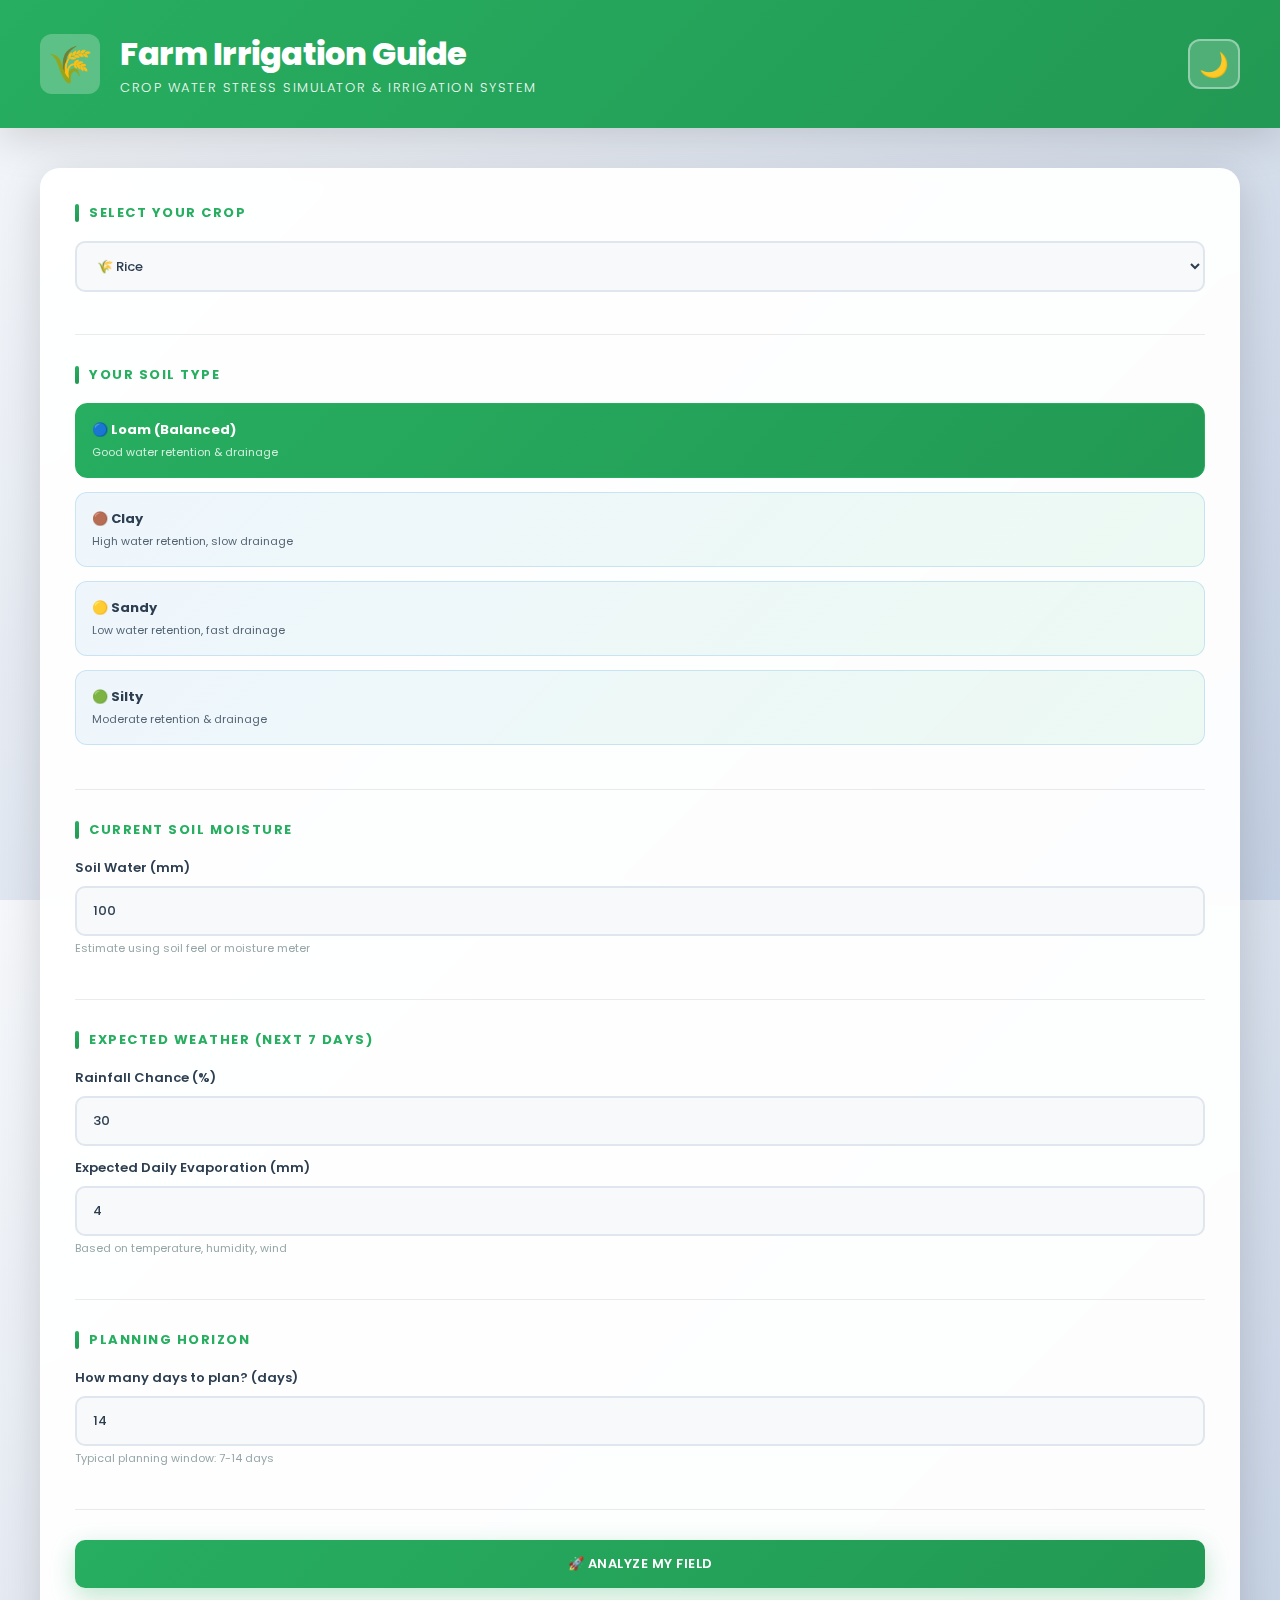
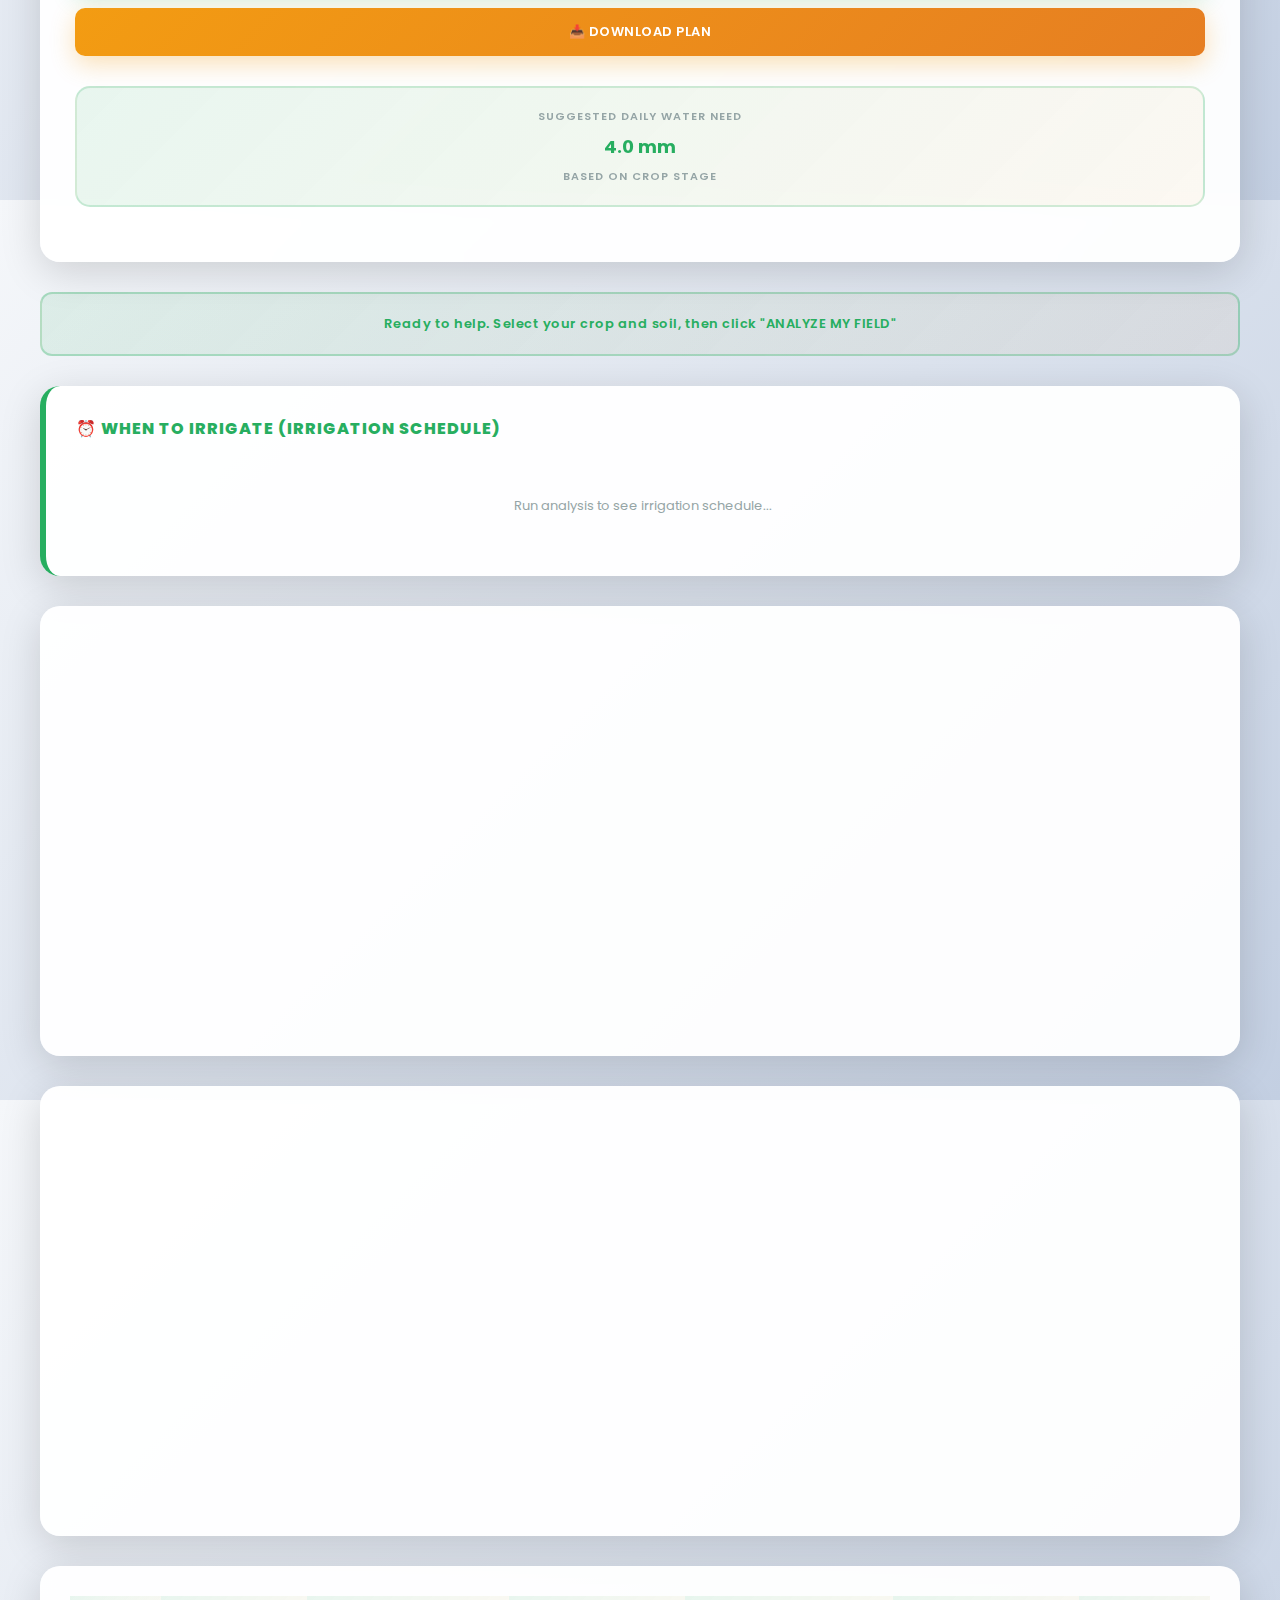
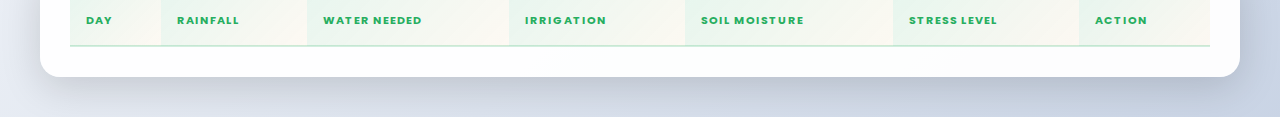
<file: CROP.html>
<!doctype html>
<html lang="en">
<head>
  <meta charset="utf-8" />
  <title>🌾 CROP WATER STRESS SIMULATOR & FARM IRRIGATION SYSTEM</title>
  <meta name="viewport" content="width=device-width,initial-scale=1" />
  <script src="https://cdn.plot.ly/plotly-latest.min.js"></script>
  <style>
    @import url('https://fonts.googleapis.com/css2?family=Poppins:wght@300;400;500;600;700;800;900&display=swap');

    * { margin: 0; padding: 0; box-sizing: border-box; }
    
    :root {
      --primary: #27ae60;
      --primary-dark: #229954;
      --secondary: #f39c12;
      --accent: #e74c3c;
      --success: #27ae60;
      --warning: #f39c12;
      --danger: #e74c3c;
      --dark: #2c3e50;
      --darker: #1a252f;
      --light: #ecf0f1;
      --lighter: #f8f9fa;
      --muted: #95a5a6;
      --shadow: 0 10px 40px rgba(0,0,0,0.15);
      --shadow-lg: 0 20px 60px rgba(0,0,0,0.2);
      --transition: all 0.3s cubic-bezier(0.25, 0.46, 0.45, 0.94);
    }

    html, body {
      height: 100%;
      font-family: 'Poppins', sans-serif;
      background: linear-gradient(135deg, #f5f7fa 0%, #c3cfe2 100%);
      color: #2c3e50;
    }

    body.dark {
      background: linear-gradient(135deg, #1a252f 0%, #2c3e50 100%);
      color: #ecf0f1;
    }

    .header {
      background: linear-gradient(135deg, #27ae60 0%, #229954 100%);
      padding: 30px 40px;
      display: flex;
      justify-content: space-between;
      align-items: center;
      box-shadow: var(--shadow);
      color: white;
    }

    .logo-section {
      display: flex;
      align-items: center;
      gap: 20px;
    }

    .logo-icon {
      width: 60px;
      height: 60px;
      background: rgba(255,255,255,0.25);
      border-radius: 12px;
      display: flex;
      align-items: center;
      justify-content: center;
      font-size: 36px;
    }

    .header h1 {
      font-size: 32px;
      font-weight: 800;
      margin: 0;
      letter-spacing: -0.5px;
    }

    .header-subtitle {
      display: block;
      font-size: 13px;
      font-weight: 300;
      letter-spacing: 1.5px;
      text-transform: uppercase;
      opacity: 0.95;
    }

    .theme-toggle {
      width: 50px;
      height: 50px;
      background: rgba(255,255,255,0.2);
      border: 2px solid rgba(255,255,255,0.4);
      border-radius: 12px;
      cursor: pointer;
      font-size: 24px;
      transition: var(--transition);
      display: flex;
      align-items: center;
      justify-content: center;
      color: white;
    }

    .theme-toggle:hover {
      background: rgba(255,255,255,0.35);
      transform: scale(1.08);
    }

    .app {
      display: flex;
      flex-direction: column;
      min-height: 100vh;
    }

    .container {
      flex: 1;
      display: grid;
      grid-template-columns: 420px 1fr;
      gap: 30px;
      padding: 40px;
      max-width: 1800px;
      margin: 0 auto;
      width: 100%;
    }

    .panel {
      background: rgba(255,255,255,0.95);
      backdrop-filter: blur(10px);
      border-radius: 20px;
      padding: 35px;
      box-shadow: var(--shadow);
      transition: var(--transition);
    }

    body.dark .panel {
      background: rgba(44,62,80,0.7);
      color: #ecf0f1;
    }

    .section {
      margin-bottom: 30px;
      padding-bottom: 30px;
      border-bottom: 1px solid rgba(0,0,0,0.08);
    }

    body.dark .section {
      border-bottom-color: rgba(255,255,255,0.08);
    }

    .section:last-child {
      margin-bottom: 0;
      padding-bottom: 0;
      border-bottom: none;
    }

    .section-title {
      font-size: 13px;
      font-weight: 700;
      text-transform: uppercase;
      letter-spacing: 1.5px;
      color: #27ae60;
      margin-bottom: 18px;
      display: flex;
      align-items: center;
      gap: 10px;
    }

    .section-title::before {
      content: '';
      width: 4px;
      height: 18px;
      background: linear-gradient(180deg, #27ae60 0%, #229954 100%);
      border-radius: 2px;
    }

    label {
      display: block;
      font-size: 13px;
      font-weight: 600;
      margin-bottom: 8px;
      color: #2c3e50;
    }

    body.dark label {
      color: #ecf0f1;
    }

    input[type=number],
    input[type=text],
    select {
      width: 100%;
      padding: 13px 16px;
      border-radius: 10px;
      border: 2px solid #e0e6ed;
      background: #f8f9fa;
      color: #2c3e50;
      font-size: 13px;
      font-family: 'Poppins', sans-serif;
      font-weight: 500;
      transition: var(--transition);
      margin-bottom: 12px;
    }

    body.dark input,
    body.dark select {
      background: rgba(255,255,255,0.08);
      border-color: rgba(39,174,96,0.3);
      color: #ecf0f1;
    }

    input:focus,
    select:focus {
      outline: none;
      border-color: #27ae60;
      background: #ffffff;
      box-shadow: 0 0 0 4px rgba(39,174,96,0.15);
    }

    .help-text {
      font-size: 11px;
      color: #95a5a6;
      margin-top: -8px;
      margin-bottom: 12px;
      font-weight: 400;
    }

    button {
      border: none;
      padding: 14px 24px;
      border-radius: 10px;
      cursor: pointer;
      font-weight: 600;
      font-size: 13px;
      font-family: 'Poppins', sans-serif;
      transition: var(--transition);
      display: inline-flex;
      align-items: center;
      gap: 8px;
      letter-spacing: 0.5px;
      text-transform: uppercase;
    }

    .btn-primary {
      background: linear-gradient(135deg, #27ae60 0%, #229954 100%);
      color: white;
      width: 100%;
      justify-content: center;
      box-shadow: 0 8px 24px rgba(39,174,96,0.3);
      margin-bottom: 10px;
    }

    .btn-primary:hover {
      transform: translateY(-4px);
      box-shadow: 0 12px 36px rgba(39,174,96,0.4);
    }

    .btn-secondary {
      background: linear-gradient(135deg, #f39c12 0%, #e67e22 100%);
      color: white;
      width: 100%;
      justify-content: center;
      box-shadow: 0 8px 24px rgba(243,156,18,0.3);
    }

    .info-card {
      background: linear-gradient(135deg, rgba(39,174,96,0.1) 0%, rgba(243,156,18,0.05) 100%);
      border: 2px solid rgba(39,174,96,0.2);
      border-radius: 15px;
      padding: 20px;
      margin-bottom: 20px;
      text-align: center;
    }

    body.dark .info-card {
      background: linear-gradient(135deg, rgba(39,174,96,0.15) 0%, rgba(243,156,18,0.08) 100%);
      border-color: rgba(39,174,96,0.3);
    }

    .info-card strong {
      color: #27ae60;
      font-size: 18px;
      display: block;
      margin: 8px 0;
    }

    .info-card .label {
      font-size: 11px;
      color: #95a5a6;
      text-transform: uppercase;
      letter-spacing: 1px;
      font-weight: 600;
    }

    .soil-profile {
      background: linear-gradient(135deg, rgba(52,152,219,0.08) 0%, rgba(46,204,113,0.08) 100%);
      border: 1px solid rgba(52,152,219,0.2);
      border-radius: 12px;
      padding: 16px;
      margin-bottom: 14px;
      cursor: pointer;
      transition: var(--transition);
    }

    .soil-profile:hover {
      transform: translateX(4px);
      box-shadow: 0 6px 18px rgba(39,174,96,0.2);
    }

    .soil-profile.active {
      background: linear-gradient(135deg, #27ae60 0%, #229954 100%);
      color: white;
      border-color: #27ae60;
    }

    .soil-profile-name {
      font-weight: 700;
      font-size: 13px;
      margin-bottom: 4px;
    }

    .soil-profile-desc {
      font-size: 11px;
      opacity: 0.8;
    }

    .viz-area {
      display: flex;
      flex-direction: column;
      gap: 30px;
    }

    .status {
      padding: 20px 25px;
      border-radius: 12px;
      font-size: 13px;
      font-weight: 600;
      text-align: center;
      background: linear-gradient(135deg, rgba(39,174,96,0.1) 0%, rgba(243,156,18,0.05) 100%);
      border: 2px solid rgba(39,174,96,0.3);
      color: #27ae60;
      letter-spacing: 0.5px;
    }

    .status.loading {
      animation: pulse 1.8s cubic-bezier(0.4, 0, 0.6, 1) infinite;
    }

    @keyframes pulse {
      0%, 100% { opacity: 1; }
      50% { opacity: 0.6; }
    }

    .irrigation-timeline {
      background: rgba(255,255,255,0.95);
      border-radius: 20px;
      padding: 30px;
      box-shadow: var(--shadow);
      border-left: 6px solid #27ae60;
    }

    body.dark .irrigation-timeline {
      background: rgba(44,62,80,0.7);
    }

    .timeline-header {
      font-size: 16px;
      font-weight: 800;
      color: #27ae60;
      margin-bottom: 25px;
      text-transform: uppercase;
      letter-spacing: 1px;
    }

    .timeline-events {
      display: flex;
      flex-direction: column;
      gap: 20px;
    }

    .timeline-event {
      display: flex;
      gap: 20px;
      padding: 18px;
      background: linear-gradient(135deg, rgba(39,174,96,0.08) 0%, rgba(243,156,18,0.05) 100%);
      border: 2px solid rgba(39,174,96,0.2);
      border-radius: 12px;
      transition: var(--transition);
    }

    body.dark .timeline-event {
      background: linear-gradient(135deg, rgba(39,174,96,0.12) 0%, rgba(243,156,18,0.08) 100%);
      border-color: rgba(39,174,96,0.3);
    }

    .timeline-event:hover {
      transform: translateX(8px);
      box-shadow: 0 6px 18px rgba(39,174,96,0.15);
    }

    .timeline-marker {
      width: 70px;
      height: 70px;
      background: linear-gradient(135deg, #27ae60 0%, #229954 100%);
      border-radius: 12px;
      display: flex;
      flex-direction: column;
      align-items: center;
      justify-content: center;
      color: white;
      font-weight: 700;
      flex-shrink: 0;
    }

    .timeline-marker-label {
      font-size: 10px;
      opacity: 0.85;
    }

    .timeline-marker-day {
      font-size: 24px;
    }

    .timeline-content {
      flex: 1;
      display: flex;
      flex-direction: column;
      justify-content: center;
    }

    .timeline-title {
      font-weight: 700;
      font-size: 14px;
      color: #27ae60;
      margin-bottom: 6px;
    }

    .timeline-text {
      font-size: 13px;
      color: #2c3e50;
      line-height: 1.5;
      margin-bottom: 6px;
    }

    body.dark .timeline-text {
      color: #ecf0f1;
    }

    .timeline-amount {
      font-size: 12px;
      font-weight: 700;
      color: #f39c12;
      background: rgba(243,156,18,0.1);
      padding: 4px 10px;
      border-radius: 6px;
      display: inline-block;
      margin-top: 4px;
    }

    .timeline-status {
      font-size: 11px;
      font-weight: 600;
      text-transform: uppercase;
      letter-spacing: 0.5px;
      margin-top: 8px;
      padding-top: 8px;
      border-top: 1px solid rgba(0,0,0,0.08);
    }

    body.dark .timeline-status {
      border-top-color: rgba(255,255,255,0.08);
    }

    .timeline-status.water-needed { color: #e74c3c; }

    .viz-card {
      background: rgba(255,255,255,0.95);
      border-radius: 20px;
      padding: 0;
      overflow: hidden;
      box-shadow: var(--shadow);
    }

    body.dark .viz-card {
      background: rgba(44,62,80,0.7);
    }

    #chart, #stressChart {
      width: 100%;
      height: 450px;
    }

    .table-panel {
      background: rgba(255,255,255,0.95);
      border-radius: 20px;
      padding: 30px;
      box-shadow: var(--shadow);
      overflow-x: auto;
    }

    body.dark .table-panel {
      background: rgba(44,62,80,0.7);
    }

    table {
      width: 100%;
      border-collapse: collapse;
      font-size: 13px;
    }

    th {
      padding: 16px;
      text-align: left;
      font-weight: 700;
      background: linear-gradient(135deg, rgba(39,174,96,0.1) 0%, rgba(243,156,18,0.05) 100%);
      color: #27ae60;
      border-bottom: 2px solid rgba(39,174,96,0.2);
      text-transform: uppercase;
      font-size: 11px;
      letter-spacing: 1px;
    }

    td {
      padding: 14px 16px;
      border-bottom: 1px solid rgba(0,0,0,0.05);
      color: #2c3e50;
    }

    body.dark td {
      border-bottom-color: rgba(255,255,255,0.05);
      color: #ecf0f1;
    }

    tr:hover {
      background: rgba(39,174,96,0.05);
    }

    body.dark tr:hover {
      background: rgba(39,174,96,0.1);
    }

    .irrig-amount {
      font-weight: 700;
      color: #27ae60;
      font-size: 14px;
    }

    .soil-status {
      padding: 4px 8px;
      border-radius: 6px;
      font-size: 11px;
      font-weight: 600;
      text-transform: uppercase;
      letter-spacing: 0.5px;
    }

    .soil-good { background: rgba(39,174,96,0.2); color: #27ae60; }
    .soil-warning { background: rgba(243,156,18,0.2); color: #f39c12; }
    .soil-danger { background: rgba(231,76,60,0.2); color: #e74c3c; }

    @media (max-width: 1400px) {
      .container {
        grid-template-columns: 1fr;
      }
    }

    @media (max-width: 768px) {
      .header {
        flex-direction: column;
        gap: 15px;
        padding: 20px;
      }
      .header h1 {
        font-size: 24px;
      }
      .container {
        padding: 20px;
        gap: 15px;
      }
      .panel {
        padding: 20px;
      }
      .timeline-event {
        flex-direction: column;
        align-items: flex-start;
      }
    }
  </style>
</head>
<body>
  <div class="app">
    <div class="header">
      <div class="logo-section">
        <div class="logo-icon">🌾</div>
        <div>
          <h1>Farm Irrigation Guide</h1>
          <span class="header-subtitle">Crop Water Stress Simulator & Irrigation System</span>
        </div>
      </div>
      <button class="theme-toggle" id="themeToggle">🌙</button>
    </div>

    <div class="container">
      <div class="panel">
        <div class="section">
          <div class="section-title">Select Your Crop</div>
          <select id="cropSelect">
            <option value="rice">🌾 Rice</option>
            <option value="wheat">🌾 Wheat</option>
            <option value="corn">🌽 Corn (Maize)</option>
            <option value="sugarcane">🌱 Sugarcane</option>
            <option value="cotton">⚪ Cotton</option>
            <option value="tomato">🍅 Tomato</option>
            <option value="potato">🥔 Potato</option>
            <option value="groundnut">🥜 Groundnut</option>
          </select>
        </div>

        <div class="section">
          <div class="section-title">Your Soil Type</div>
          <div class="soil-profile active" data-soil="loam">
            <div class="soil-profile-name">🔵 Loam (Balanced)</div>
            <div class="soil-profile-desc">Good water retention & drainage</div>
          </div>
          <div class="soil-profile" data-soil="clay">
            <div class="soil-profile-name">🟤 Clay</div>
            <div class="soil-profile-desc">High water retention, slow drainage</div>
          </div>
          <div class="soil-profile" data-soil="sandy">
            <div class="soil-profile-name">🟡 Sandy</div>
            <div class="soil-profile-desc">Low water retention, fast drainage</div>
          </div>
          <div class="soil-profile" data-soil="silty">
            <div class="soil-profile-name">🟢 Silty</div>
            <div class="soil-profile-desc">Moderate retention & drainage</div>
          </div>
        </div>

        <div class="section">
          <div class="section-title">Current Soil Moisture</div>
          <label>Soil Water (mm)</label>
          <input id="s0" type="number" value="100" />
          <p class="help-text">Estimate using soil feel or moisture meter</p>
        </div>

        <div class="section">
          <div class="section-title">Expected Weather (Next 7 Days)</div>
          <label>Rainfall Chance (%)</label>
          <input id="p_rain" type="number" min="0" max="100" value="30" />
          <label>Expected Daily Evaporation (mm)</label>
          <input id="et0" type="number" step="0.1" value="4" />
          <p class="help-text">Based on temperature, humidity, wind</p>
        </div>

        <div class="section">
          <div class="section-title">Planning Horizon</div>
          <label>How many days to plan? (days)</label>
          <input id="horizon" type="number" min="3" max="30" value="14" />
          <p class="help-text">Typical planning window: 7-14 days</p>
        </div>

        <div style="margin-top: 30px;">
          <button class="btn-primary" id="startBtn">🚀 ANALYZE MY FIELD</button>
          <button class="btn-secondary" id="downloadCSV" style="margin-top: 10px;">📥 DOWNLOAD PLAN</button>
        </div>

        <div class="info-card" style="margin-top: 30px;">
          <div class="label">Suggested Daily Water Need</div>
          <strong id="quickETc">4.0 mm</strong>
          <div class="label" style="margin-top: 8px;">Based on Crop Stage</div>
        </div>
      </div>

      <div class="viz-area">
        <div class="status">Ready to help. Select your crop and soil, then click "ANALYZE MY FIELD"</div>
        
        <div class="irrigation-timeline">
          <div class="timeline-header">⏰ When to Irrigate (Irrigation Schedule)</div>
          <div class="timeline-events" id="timelineEvents">
            <div style="text-align: center; color: #95a5a6; padding: 30px; font-size: 13px;">
              Run analysis to see irrigation schedule...
            </div>
          </div>
        </div>

        <div class="viz-card">
          <div id="chart"></div>
        </div>

        <div class="viz-card">
          <div id="stressChart"></div>
        </div>

        <div class="table-panel">
          <table id="schedule_table">
            <thead>
              <tr>
                <th>Day</th>
                <th>Rainfall</th>
                <th>Water Needed</th>
                <th>Irrigation</th>
                <th>Soil Moisture</th>
                <th>Stress Level</th>
                <th>Action</th>
              </tr>
            </thead>
            <tbody></tbody>
          </table>
        </div>
      </div>
    </div>
  </div>

  <script>
    const soilProfiles = {
      loam: { fc: 120, pwp: 40, name: 'Loam' },
      clay: { fc: 180, pwp: 60, name: 'Clay' },
      sandy: { fc: 60, pwp: 20, name: 'Sandy' },
      silty: { fc: 140, pwp: 45, name: 'Silty' }
    };

    const cropData = {
      rice: { kc: 1.1, stage: 'Mid-season' },
      wheat: { kc: 0.9, stage: 'Growing' },
      corn: { kc: 1.0, stage: 'Mid-season' },
      sugarcane: { kc: 1.2, stage: 'Established' },
      cotton: { kc: 0.8, stage: 'Vegetative' },
      tomato: { kc: 0.6, stage: 'Flowering' },
      potato: { kc: 0.7, stage: 'Tuber-filling' },
      groundnut: { kc: 0.75, stage: 'Pod development' }
    };

    let currentSoilType = 'loam';

    function initTheme() {
      const isDark = localStorage.getItem('theme') === 'dark';
      if (isDark) document.documentElement.classList.add('dark');
      updateThemeToggle();
    }

    function updateThemeToggle() {
      const isDark = document.documentElement.classList.contains('dark');
      document.getElementById('themeToggle').textContent = isDark ? '☀️' : '🌙';
    }

    document.getElementById('themeToggle').addEventListener('click', () => {
      document.documentElement.classList.toggle('dark');
      const isDark = document.documentElement.classList.contains('dark');
      localStorage.setItem('theme', isDark ? 'dark' : 'light');
      updateThemeToggle();
    });

    document.querySelectorAll('.soil-profile').forEach(el => {
      el.addEventListener('click', () => {
        document.querySelectorAll('.soil-profile').forEach(e => e.classList.remove('active'));
        el.classList.add('active');
        currentSoilType = el.dataset.soil;
      });
    });

    document.getElementById('cropSelect').addEventListener('change', (e) => {
      const crop = cropData[e.target.value];
      document.getElementById('quickETc').textContent = (crop.kc * 4).toFixed(1) + ' mm';
    });

    function randUniform(a, b) { return a + Math.random() * (b - a); }
    function clamp(v, a, b) { return Math.max(a, Math.min(b, v)); }

    function generateSynthetic(days, p_rain, et0_mean) {
      const rain = [], et0 = [];
      p_rain = p_rain / 100;
      for (let i = 0; i < days; i++) {
        rain.push(Math.random() < p_rain ? parseFloat(randUniform(5, 20).toFixed(1)) : 0);
        et0.push(parseFloat((et0_mean + randUniform(-0.5, 0.5)).toFixed(2)));
      }
      return { rain, et0 };
    }

    function simulate(params, weather) {
      const days = params.horizon;
      const fc = params.fc, pwp = params.pwp;
      let S = params.s0;
      const AW = Math.max(0, fc - pwp);
      const trigger = pwp + 0.4 * AW;
      const out = { day: [], rain: [], etcrop: [], irrig: [], S: [], action: [], stress: [] };
      let cumI = 0, stressDays = 0;
      
      for (let t = 0; t < days; t++) {
        const P = weather.rain[t] || 0;
        const ETc = (weather.et0[t] || params.et0_mean) * params.kc;
        let I = 0, action = '✓ Monitor', stressLevel = 0;

        const projected = clamp(S + P - ETc, 0, fc);
        
        if (projected < pwp) {
          stressLevel = 100;
          action = '🔴 CRITICAL';
        } else if (projected < trigger) {
          stressLevel = Math.round(((trigger - projected) / (trigger - pwp)) * 80);
          action = '💧 IRRIGATE';
          I = Math.max(0, trigger - (S + P));
        } else if (projected > fc * 0.85) {
          stressLevel = 0;
          action = '⚠️ Watch excess';
        } else {
          stressLevel = 0;
          action = '✓ Optimal';
        }
        
        const applied = I * 0.9;
        let S_new = clamp(S + applied + P - ETc, 0, fc);
        out.day.push(t + 1);
        out.rain.push(parseFloat(P.toFixed(1)));
        out.etcrop.push(parseFloat(ETc.toFixed(1)));
        out.irrig.push(parseFloat(I.toFixed(1)));
        out.S.push(parseFloat(S_new.toFixed(1)));
        out.action.push(action);
        out.stress.push(stressLevel);
        if (S_new < trigger) stressDays++;
        S = S_new;
        cumI += I;
      }
      return { out, cumI: parseFloat(cumI.toFixed(1)), stressDays, trigger, AW, fc, pwp };
    }

    function drawPlot(sim) {
      const r = sim.out;
      const days = r.day.map(d => 'Day ' + d);
      const traceRain = { x: days, y: r.rain, name: 'Rain', type: 'bar', marker: { color: '#3498db' } };
      const traceIrr = { x: days, y: r.irrig, name: 'Irrigation Needed', type: 'bar', marker: { color: '#f39c12' } };
      const traceET = { x: days, y: r.etcrop, name: 'Water Demand (ETc)', type: 'scatter', mode: 'lines+markers', line: { color: '#e74c3c', width: 3 } };
      const traceS = { x: days, y: r.S, name: 'Soil Moisture', yaxis: 'y2', type: 'scatter', mode: 'lines+markers', line: { color: '#27ae60', width: 3 } };
      const layout = {
        title: { text: 'Water Budget: Rain, Demand & Soil Moisture', font: { size: 16, family: 'Poppins', color: '#2c3e50' } },
        barmode: 'overlay',
        xaxis: { title: 'Day' },
        yaxis: { title: 'Water Depth (mm)' },
        yaxis2: { title: 'Soil Moisture (mm)', overlaying: 'y', side: 'right' },
        legend: { orientation: 'h', x: 0.1, y: -0.18 },
        margin: { t: 50, l: 60, r: 60, b: 80 },
        hovermode: 'x unified',
        font: { family: 'Poppins', size: 12 }
      };
      Plotly.newPlot('chart', [traceRain, traceIrr, traceET, traceS], layout, { responsive: true, displayModeBar: false });
    }

    function drawStressChart(sim) {
      const r = sim.out;
      const days = r.day.map(d => 'Day ' + d);
      
      const traceStress = {
        x: days,
        y: r.stress,
        name: 'Crop Water Stress',
        type: 'scatter',
        mode: 'lines+markers',
        line: { color: '#e74c3c', width: 4 },
        marker: { size: 8, color: r.stress.map(s => s === 0 ? '#27ae60' : s < 50 ? '#f39c12' : '#e74c3c') },
        fill: 'tozeroy',
        fillcolor: 'rgba(231,76,60,0.2)'
      };

      const traceRain = {
        x: days,
        y: r.rain,
        name: 'Rainfall',
        type: 'bar',
        marker: { color: '#3498db' },
        opacity: 0.5
      };

      const traceIrrig = {
        x: days,
        y: r.irrig,
        name: 'Irrigation Applied',
        type: 'bar',
        marker: { color: '#27ae60' },
        opacity: 0.6
      };

      const layout = {
        title: { text: '🌾 CROP WATER STRESS vs RAINFALL & IRRIGATION', font: { size: 16, family: 'Poppins', color: '#2c3e50', weight: 'bold' } },
        xaxis: { title: 'Day', gridcolor: '#e0e0e0' },
        yaxis: { title: 'Stress Level (%) / Water (mm)', gridcolor: '#e0e0e0' },
        barmode: 'overlay',
        hovermode: 'x unified',
        legend: { orientation: 'h', x: 0.1, y: -0.18 },
        margin: { t: 60, l: 60, r: 60, b: 100 },
        plot_bgcolor: 'rgba(245,247,250,0.5)',
        font: { family: 'Poppins', size: 12, color: '#2c3e50' },
        annotations: [
          { x: 0.02, y: -0.35, text: '✓ No Stress = 0% | ⚠️ Moderate Stress = 50% | 🔴 Severe Stress = 100%', showarrow: false, xref: 'paper', yref: 'paper', font: { size: 11, color: '#95a5a6' } }
        ]
      };

      Plotly.newPlot('stressChart', [traceStress, traceRain, traceIrrig], layout, { responsive: true, displayModeBar: false });
    }

    function updateTimeline(sim) {
      const r = sim.out;
      const events = [];
      
      for (let i = 0; i < r.day.length; i++) {
        if (r.irrig[i] > 0) {
          events.push({
            day: r.day[i],
            amount: r.irrig[i],
            needReason: 'Soil moisture dropping below threshold'
          });
        }
      }

      const timelineContainer = document.getElementById('timelineEvents');
      
      if (events.length === 0) {
        timelineContainer.innerHTML = '<div style="text-align: center; color: #27ae60; padding: 30px; font-size: 13px; font-weight: 600;">✅ NO IRRIGATION NEEDED — RAINFALL IS SUFFICIENT & NO WATER STRESS</div>';
        return;
      }

      const html = events.map((evt) => {
        const daysFromNow = evt.day;
        const daysText = daysFromNow === 1 ? 'Tomorrow' : `After ${daysFromNow - 1} day${daysFromNow - 1 !== 1 ? 's' : ''}`;
        return `
          <div class="timeline-event">
            <div class="timeline-marker">
              <div class="timeline-marker-label">Day</div>
              <div class="timeline-marker-day">${evt.day}</div>
            </div>
            <div class="timeline-content">
              <div class="timeline-title">🌾 ${daysText}</div>
              <div class="timeline-text"><strong>Apply water: ${evt.amount.toFixed(1)} mm</strong></div>
              <div class="timeline-text" style="font-size: 12px; color: #95a5a6;">${evt.needReason}</div>
              <div class="timeline-amount">💧 ${evt.amount.toFixed(1)} Millimeters</div>
              <div class="timeline-status water-needed">⚠️ Action Required</div>
            </div>
          </div>
        `;
      }).join('');
      
      timelineContainer.innerHTML = html;
    }

    function updateTable(sim) {
      const tbody = document.querySelector('#schedule_table tbody');
      tbody.innerHTML = '';
      const r = sim.out;
      for (let i = 0; i < r.day.length; i++) {
        const statusClass = r.irrig[i] > 5 ? 'soil-danger' : r.S[i] < sim.trigger ? 'soil-warning' : 'soil-good';
        
        let stressLabel = '✓ No Stress';
        let stressColor = 'soil-good';
        if (r.stress[i] > 70) {
          stressLabel = '🔴 Severe';
          stressColor = 'soil-danger';
        } else if (r.stress[i] > 40) {
          stressLabel = '⚠️ Moderate';
          stressColor = 'soil-warning';
        }

        const tr = document.createElement('tr');
        tr.innerHTML = `<td><strong>${r.day[i]}</strong></td><td>${r.rain[i]} mm</td><td><strong>${r.etcrop[i]} mm</strong></td><td><strong class="irrig-amount">${r.irrig[i] > 0 ? r.irrig[i] + ' mm' : '—'}</strong></td><td><span class="soil-status ${statusClass}">${r.S[i]} mm</span></td><td><span class="soil-status ${stressColor}">${stressLabel}</span></td><td>${r.action[i]}</td>`;
        tbody.appendChild(tr);
      }
    }

    document.getElementById('startBtn').addEventListener('click', () => {
      const status = document.querySelector('.status');
      status.textContent = '⏳ Analyzing your field...';
      status.classList.add('loading');

      setTimeout(() => {
        const soilProfile = soilProfiles[currentSoilType];
        const crop = cropData[document.getElementById('cropSelect').value];
        const p = {
          horizon: parseInt(document.getElementById('horizon').value, 10),
          fc: soilProfile.fc,
          pwp: soilProfile.pwp,
          s0: parseFloat(document.getElementById('s0').value),
          kc: crop.kc,
          et0_mean: parseFloat(document.getElementById('et0').value),
          p_rain: parseFloat(document.getElementById('p_rain').value)
        };

        const weather = generateSynthetic(p.horizon, p.p_rain, p.et0_mean);
        const sim = simulate(p, weather);
        sim.fc = p.fc;
        window._lastSim = sim;
        window._lastWeather = weather;

        drawPlot(sim);
        drawStressChart(sim);
        updateTimeline(sim);
        updateTable(sim);

        status.classList.remove('loading');
        status.textContent = '✅ Analysis complete. Review stress chart & irrigation timeline above.';
      }, 300);
    });

    document.getElementById('downloadCSV').addEventListener('click', () => {
      if (!window._lastSim) { alert('Run analysis first'); return; }
      const r = window._lastSim.out;
      const hdr = ['Day', 'Rain_mm', 'Water_Demand_mm', 'Irrigation_Needed_mm', 'Soil_Moisture_mm', 'Stress_Level_%', 'Action'];
      const rows = [hdr.join(',')];
      for (let i = 0; i < r.day.length; i++) {
        rows.push([r.day[i], r.rain[i], r.etcrop[i], r.irrig[i], r.S[i], r.stress[i], r.action[i]].join(','));
      }
      const csv = rows.join('\n');
      const blob = new Blob([csv], { type: 'text/csv;charset=utf-8;' });
      const link = document.createElement('a');
      link.href = URL.createObjectURL(blob);
      link.download = 'irrigation_plan_with_stress.csv';
      link.click();
    });

    document.addEventListener('DOMContentLoaded', () => {
      initTheme();
    });
  </script>
</body>
</html>
</file>
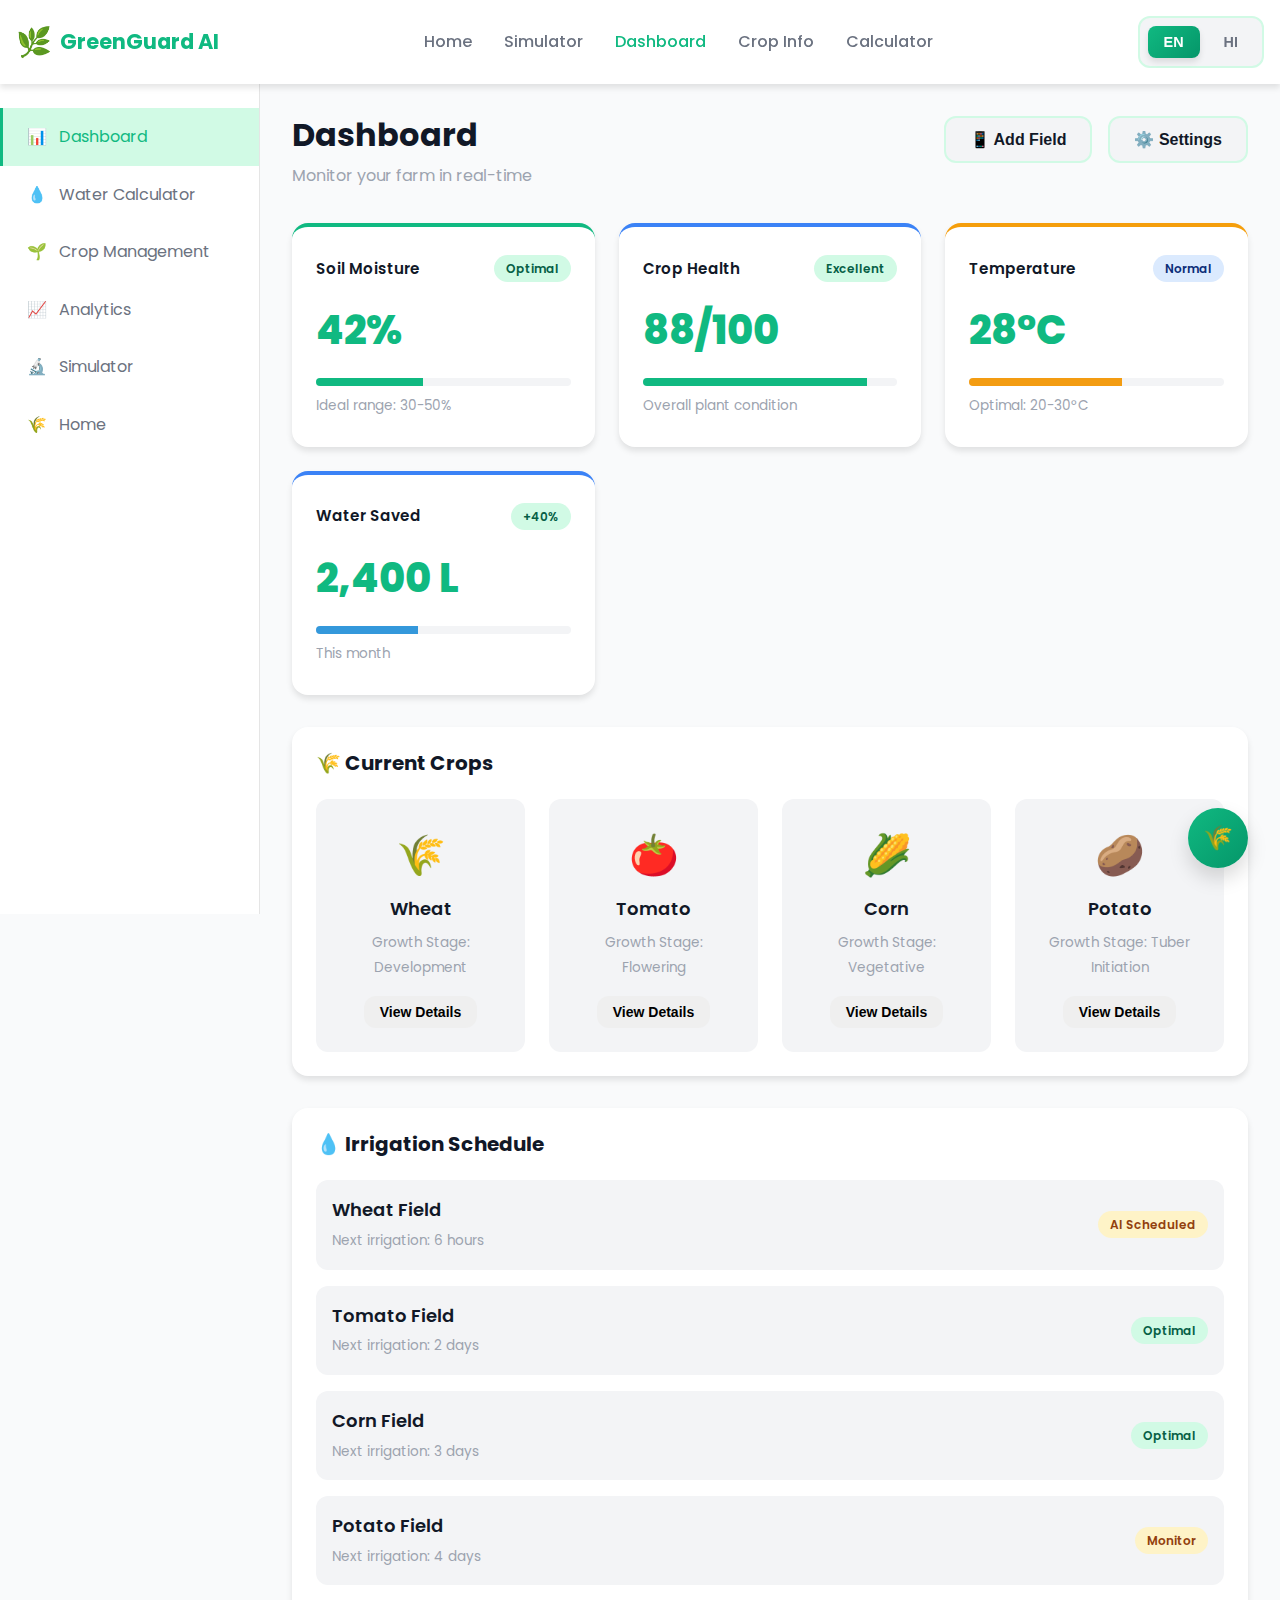
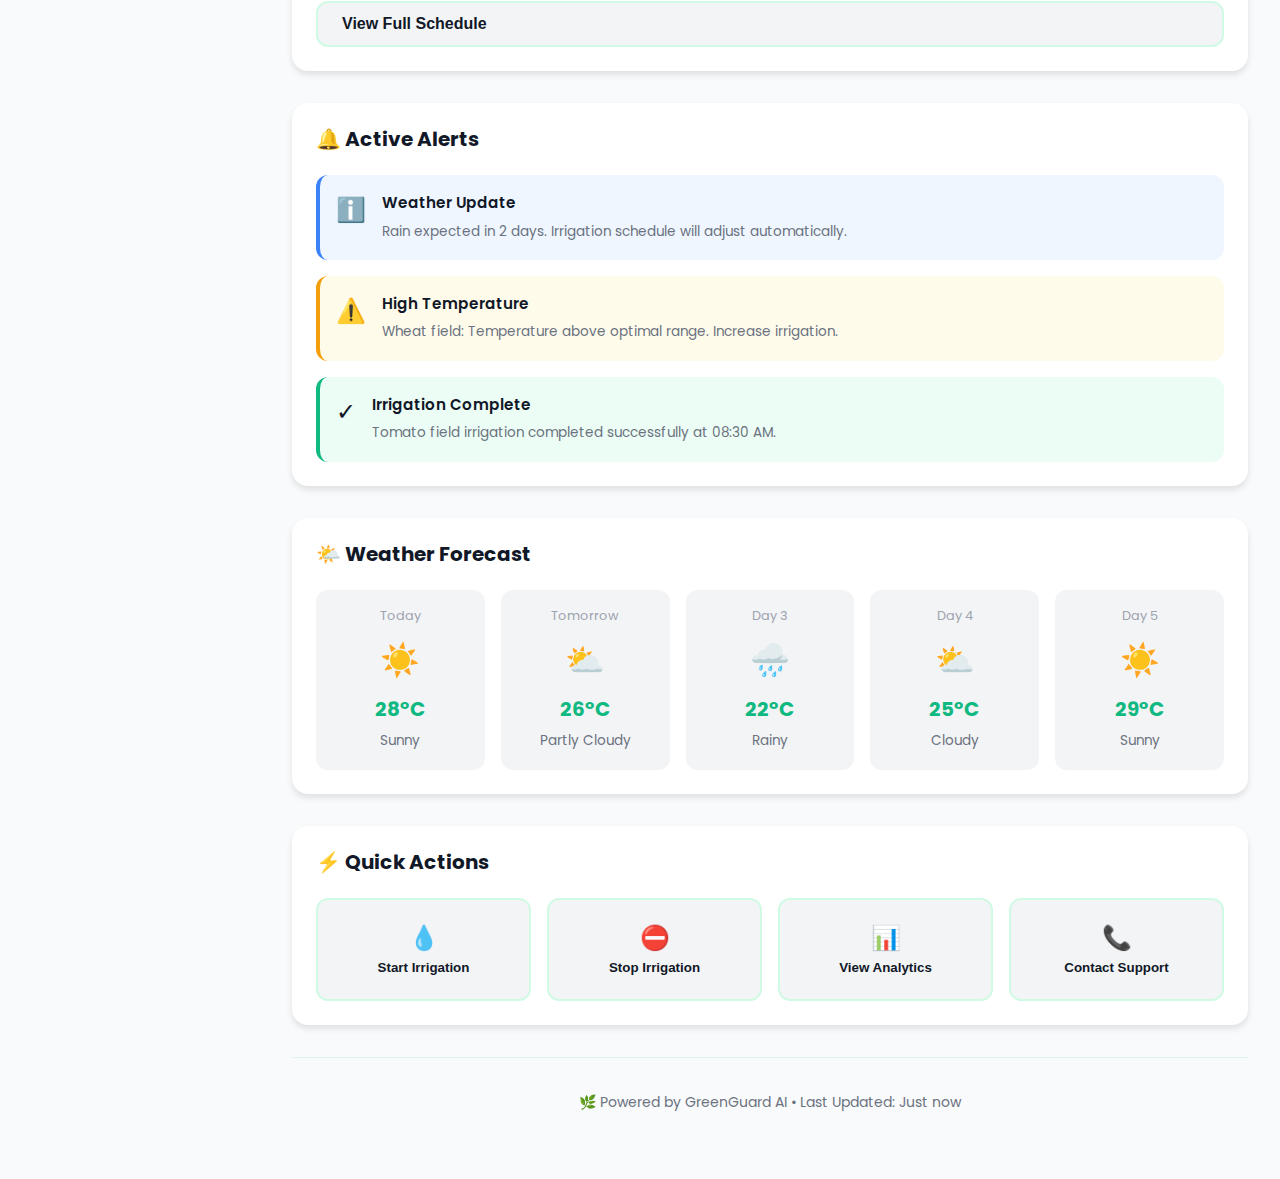
<file: dashboard.html>
<!DOCTYPE html>
<html lang="en">
<head>
    <meta charset="UTF-8">
    <meta name="viewport" content="width=device-width, initial-scale=1.0">
    <title>Dashboard - GreenGuard AI</title>
    <link rel="stylesheet" href="style.css">
</head>
<body class="dashboard-page">
    <!-- Navigation -->
    <nav class="navbar">
        <div class="container">
            <div class="nav-brand">
                <span class="logo-icon">🌿</span>
                <h2>GreenGuard AI</h2>
            </div>
            <div class="nav-links">
                <a href="landing.html" data-en="Home" data-hi="होम">Home</a>
                <a href="index.html" data-en="Simulator" data-hi="सिमुलेटर">Simulator</a>
                <a href="dashboard.html" class="active" data-en="Dashboard" data-hi="डैशबोर्ड">Dashboard</a>
                <a href="CROP.html" data-en="Crop Info" data-hi="फसल जानकारी">Crop Info</a>
                <a href="calculator.html" data-en="Calculator" data-hi="कैलकुलेटर">Calculator</a>
            </div>
            <div class="language-switcher">
                <button class="lang-btn active" data-lang="en" onclick="switchLanguage('en')">EN</button>
                <button class="lang-btn" data-lang="hi" onclick="switchLanguage('hi')">HI</button>
            </div>
        </div>
    </nav>

    <div class="dashboard-container">
        <!-- Sidebar -->
        <aside class="sidebar">
            <div class="sidebar-menu">
                <a href="dashboard.html" class="menu-item active">
                    <span>📊</span> Dashboard
                </a>
                <a href="calculator.html" class="menu-item">
                    <span>💧</span> Water Calculator
                </a>
                <a href="CROP.html" class="menu-item">
                    <span>🌱</span> Crop Management
                </a>
                <a href="MANVENDRA..html" class="menu-item">
                    <span>📈</span> Analytics
                </a>
                <a href="index.html" class="menu-item">
                    <span>🔬</span> Simulator
                </a>
                <a href="landing.html" class="menu-item">
                    <span>🌾</span> Home
                </a>
            </div>
        </aside>

        <!-- Main Content -->
        <main class="dashboard-main">
            <!-- Header -->
            <div class="dashboard-header">
                <div>
                    <h1>Dashboard</h1>
                    <p>Monitor your farm in real-time</p>
                </div>
                <div class="header-actions">
                    <button class="btn btn-secondary">📱 Add Field</button>
                    <button class="btn btn-secondary">⚙️ Settings</button>
                </div>
            </div>

            <!-- Stats Grid -->
            <div class="dashboard-stats">
                <div class="stat-widget">
                    <div class="stat-header">
                        <h3>Soil Moisture</h3>
                        <span class="badge badge-success">Optimal</span>
                    </div>
                    <div class="stat-value-large">42%</div>
                    <div class="stat-bar">
                        <div class="stat-bar-fill" style="width: 42%"></div>
                    </div>
                    <p class="stat-detail">Ideal range: 30-50%</p>
                </div>

                <div class="stat-widget">
                    <div class="stat-header">
                        <h3>Crop Health</h3>
                        <span class="badge badge-success">Excellent</span>
                    </div>
                    <div class="stat-value-large">88/100</div>
                    <div class="stat-bar">
                        <div class="stat-bar-fill" style="width: 88%"></div>
                    </div>
                    <p class="stat-detail">Overall plant condition</p>
                </div>

                <div class="stat-widget">
                    <div class="stat-header">
                        <h3>Temperature</h3>
                        <span class="badge badge-info">Normal</span>
                    </div>
                    <div class="stat-value-large">28°C</div>
                    <div class="stat-bar">
                        <div class="stat-bar-fill" style="width: 60%; background: #f39c12;"></div>
                    </div>
                    <p class="stat-detail">Optimal: 20-30°C</p>
                </div>

                <div class="stat-widget">
                    <div class="stat-header">
                        <h3>Water Saved</h3>
                        <span class="badge badge-success">+40%</span>
                    </div>
                    <div class="stat-value-large">2,400 L</div>
                    <div class="stat-bar">
                        <div class="stat-bar-fill" style="width: 40%; background: #3498db;"></div>
                    </div>
                    <p class="stat-detail">This month</p>
                </div>
            </div>

            <!-- Sections -->
            <div class="dashboard-sections">
                <!-- Crop Information -->
                <section class="dashboard-card">
                    <h2>🌾 Current Crops</h2>
                    <div class="crop-grid">
                        <div class="crop-item">
                            <div class="crop-icon">🌾</div>
                            <h4>Wheat</h4>
                            <p class="crop-stage">Growth Stage: Development</p>
                            <button class="btn btn-small" onclick="viewCropDetails('wheat')">View Details</button>
                        </div>

                        <div class="crop-item">
                            <div class="crop-icon">🍅</div>
                            <h4>Tomato</h4>
                            <p class="crop-stage">Growth Stage: Flowering</p>
                            <button class="btn btn-small" onclick="viewCropDetails('tomato')">View Details</button>
                        </div>

                        <div class="crop-item">
                            <div class="crop-icon">🌽</div>
                            <h4>Corn</h4>
                            <p class="crop-stage">Growth Stage: Vegetative</p>
                            <button class="btn btn-small" onclick="viewCropDetails('corn')">View Details</button>
                        </div>

                        <div class="crop-item">
                            <div class="crop-icon">🥔</div>
                            <h4>Potato</h4>
                            <p class="crop-stage">Growth Stage: Tuber Initiation</p>
                            <button class="btn btn-small" onclick="viewCropDetails('potato')">View Details</button>
                        </div>
                    </div>
                </section>

                <!-- Next Irrigation Schedule -->
                <section class="dashboard-card">
                    <h2>💧 Irrigation Schedule</h2>
                    <div class="schedule-list">
                        <div class="schedule-item">
                            <div class="schedule-info">
                                <h4>Wheat Field</h4>
                                <p>Next irrigation: 6 hours</p>
                            </div>
                            <span class="badge badge-warning">AI Scheduled</span>
                        </div>

                        <div class="schedule-item">
                            <div class="schedule-info">
                                <h4>Tomato Field</h4>
                                <p>Next irrigation: 2 days</p>
                            </div>
                            <span class="badge badge-success">Optimal</span>
                        </div>

                        <div class="schedule-item">
                            <div class="schedule-info">
                                <h4>Corn Field</h4>
                                <p>Next irrigation: 3 days</p>
                            </div>
                            <span class="badge badge-success">Optimal</span>
                        </div>

                        <div class="schedule-item">
                            <div class="schedule-info">
                                <h4>Potato Field</h4>
                                <p>Next irrigation: 4 days</p>
                            </div>
                            <span class="badge badge-warning">Monitor</span>
                        </div>
                    </div>
                    <button class="btn btn-secondary" style="width: 100%; margin-top: 1rem;">View Full Schedule</button>
                </section>

                <!-- Active Alerts -->
                <section class="dashboard-card">
                    <h2>🔔 Active Alerts</h2>
                    <div class="alerts-list">
                        <div class="alert alert-info">
                            <span class="alert-icon">ℹ️</span>
                            <div class="alert-content">
                                <h4>Weather Update</h4>
                                <p>Rain expected in 2 days. Irrigation schedule will adjust automatically.</p>
                            </div>
                        </div>

                        <div class="alert alert-warning">
                            <span class="alert-icon">⚠️</span>
                            <div class="alert-content">
                                <h4>High Temperature</h4>
                                <p>Wheat field: Temperature above optimal range. Increase irrigation.</p>
                            </div>
                        </div>

                        <div class="alert alert-success">
                            <span class="alert-icon">✓</span>
                            <div class="alert-content">
                                <h4>Irrigation Complete</h4>
                                <p>Tomato field irrigation completed successfully at 08:30 AM.</p>
                            </div>
                        </div>
                    </div>
                </section>

                <!-- Weather Forecast -->
                <section class="dashboard-card">
                    <h2>🌤️ Weather Forecast</h2>
                    <div class="weather-grid">
                        <div class="weather-item">
                            <div class="weather-day">Today</div>
                            <div class="weather-icon">☀️</div>
                            <div class="weather-temp">28°C</div>
                            <p>Sunny</p>
                        </div>

                        <div class="weather-item">
                            <div class="weather-day">Tomorrow</div>
                            <div class="weather-icon">⛅</div>
                            <div class="weather-temp">26°C</div>
                            <p>Partly Cloudy</p>
                        </div>

                        <div class="weather-item">
                            <div class="weather-day">Day 3</div>
                            <div class="weather-icon">🌧️</div>
                            <div class="weather-temp">22°C</div>
                            <p>Rainy</p>
                        </div>

                        <div class="weather-item">
                            <div class="weather-day">Day 4</div>
                            <div class="weather-icon">⛅</div>
                            <div class="weather-temp">25°C</div>
                            <p>Cloudy</p>
                        </div>

                        <div class="weather-item">
                            <div class="weather-day">Day 5</div>
                            <div class="weather-icon">☀️</div>
                            <div class="weather-temp">29°C</div>
                            <p>Sunny</p>
                        </div>
                    </div>
                </section>

                <!-- Quick Actions -->
                <section class="dashboard-card">
                    <h2>⚡ Quick Actions</h2>
                    <div class="quick-actions">
                        <button class="action-btn" onclick="startIrrigation()">
                            <span>💧</span>
                            <span>Start Irrigation</span>
                        </button>
                        <button class="action-btn" onclick="stopIrrigation()">
                            <span>⛔</span>
                            <span>Stop Irrigation</span>
                        </button>
                        <button class="action-btn" onclick="viewAnalytics()">
                            <span>📊</span>
                            <span>View Analytics</span>
                        </button>
                        <button class="action-btn" onclick="contactSupport()">
                            <span>📞</span>
                            <span>Contact Support</span>
                        </button>
                    </div>
                </section>
            </div>

            <!-- Footer -->
            <div class="dashboard-footer">
                <p>🌿 Powered by GreenGuard AI • Last Updated: <span id="update-time">Just now</span></p>
            </div>
        </main>
    </div>

    <!-- Floating Chatbot -->
    <div id="chatbot" class="chatbot">
        <div class="chatbot-header">
            <div class="chatbot-title">
                <span style="font-size: 1.5rem;">👨‍🌾</span>
                <div>
                    <h4>Krishi Sahayak</h4>
                    <p>AI Farming Assistant</p>
                </div>
            </div>
            <button class="chatbot-close" onclick="toggleChatbot()">×</button>
        </div>
        <div class="chatbot-messages" id="chatbot-messages">
            <div class="chat-message assistant">
                <p>🙏 Namaste! I am Krishi Sahayak, your AI farming assistant. How can I help you today?</p>
            </div>
        </div>
        <div class="chatbot-input">
            <input type="text" id="chatbot-input" placeholder="Ask me anything about your crops..." onkeypress="handleChatInput(event)">
            <button onclick="sendChatMessage()">Send</button>
        </div>
    </div>

    <button class="chatbot-toggle" onclick="toggleChatbot()">🌾</button>

    <script src="script.js"></script>
</body>
</html>
</file>
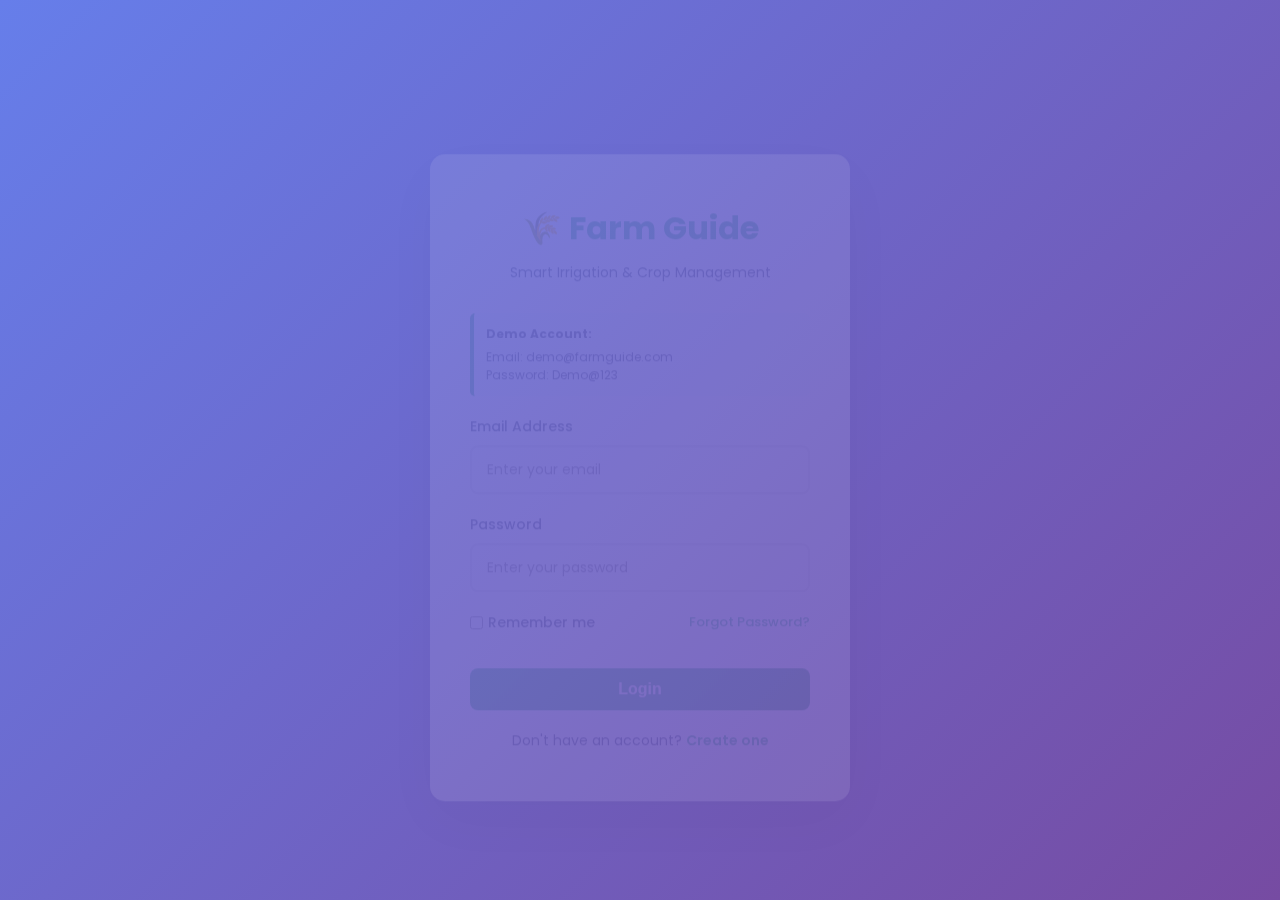
<file: kisan-sahayak.html>
<!DOCTYPE html>
<html lang="en">
<head>
    <meta charset="UTF-8">
    <meta name="viewport" content="width=device-width, initial-scale=1.0">
    <title>Kisan Sahayak - AI Farm Assistant</title>
    <style>
        @import url('https://fonts.googleapis.com/css2?family=Poppins:wght@300;400;500;600;700;800&display=swap');

        * { margin: 0; padding: 0; box-sizing: border-box; }

        :root {
            --primary: #27ae60;
            --primary-dark: #229954;
            --secondary: #f39c12;
            --light: #ecf0f1;
            --dark: #2c3e50;
            --danger: #e74c3c;
            --success: #27ae60;
            --info: #3498db;
        }

        html, body {
            height: 100%;
            font-family: 'Poppins', sans-serif;
            background: linear-gradient(135deg, #f5f7fa 0%, #c3cfe2 100%);
            color: var(--dark);
        }

        .navbar {
            background: linear-gradient(135deg, var(--primary) 0%, var(--primary-dark) 100%);
            padding: 15px 40px;
            display: flex;
            justify-content: space-between;
            align-items: center;
            color: white;
            box-shadow: 0 5px 15px rgba(0, 0, 0, 0.1);
        }

        .navbar h1 {
            font-size: 24px;
        }

        .navbar-actions {
            display: flex;
            gap: 20px;
            align-items: center;
        }

        .user-info {
            font-size: 14px;
            padding: 0 15px;
            border-right: 1px solid rgba(255, 255, 255, 0.3);
        }

        .logout-btn {
            background: rgba(255, 255, 255, 0.2);
            border: 1px solid white;
            padding: 8px 15px;
            border-radius: 5px;
            color: white;
            cursor: pointer;
            font-weight: 500;
            transition: all 0.3s;
        }

        .logout-btn:hover {
            background: white;
            color: var(--primary);
        }

        .container {
            display: grid;
            grid-template-columns: 1fr 400px;
            height: calc(100vh - 60px);
            gap: 20px;
            padding: 20px;
        }

        .main-content {
            background: white;
            border-radius: 15px;
            padding: 30px;
            box-shadow: 0 10px 30px rgba(0, 0, 0, 0.1);
            overflow-y: auto;
        }

        .sidebar {
            background: white;
            border-radius: 15px;
            padding: 20px;
            box-shadow: 0 10px 30px rgba(0, 0, 0, 0.1);
            display: flex;
            flex-direction: column;
            gap: 15px;
        }

        .sidebar h3 {
            color: var(--primary);
            font-size: 16px;
            margin-bottom: 10px;
        }

        .quick-question {
            background: #f0f8ff;
            padding: 12px;
            border-radius: 8px;
            cursor: pointer;
            border: 1px solid #d4e6f1;
            transition: all 0.3s;
            font-size: 13px;
            line-height: 1.4;
        }

        .quick-question:hover {
            background: #e8f4f8;
            border-color: var(--primary);
            transform: translateX(5px);
        }

        h1 {
            color: var(--primary);
            margin-bottom: 10px;
            font-size: 28px;
        }

        .subtitle {
            color: var(--dark);
            margin-bottom: 30px;
            font-size: 14px;
        }

        .message-container {
            display: flex;
            flex-direction: column;
            gap: 20px;
            margin-bottom: 30px;
            max-height: 400px;
            overflow-y: auto;
        }

        .message {
            display: flex;
            gap: 12px;
            animation: slideIn 0.3s ease-out;
        }

        @keyframes slideIn {
            from {
                opacity: 0;
                transform: translateY(10px);
            }
            to {
                opacity: 1;
                transform: translateY(0);
            }
        }

        .message.user {
            justify-content: flex-end;
        }

        .message-bubble {
            max-width: 70%;
            padding: 12px 16px;
            border-radius: 12px;
            word-wrap: break-word;
            line-height: 1.5;
            font-size: 14px;
        }

        .assistant .message-bubble {
            background: #f0f0f0;
            color: var(--dark);
        }

        .user .message-bubble {
            background: linear-gradient(135deg, var(--primary) 0%, var(--primary-dark) 100%);
            color: white;
        }

        .input-section {
            display: flex;
            gap: 10px;
            margin-top: 20px;
        }

        .input-group {
            flex: 1;
            display: flex;
            gap: 10px;
        }

        input[type="text"] {
            flex: 1;
            padding: 12px 16px;
            border: 2px solid #e0e0e0;
            border-radius: 8px;
            font-family: 'Poppins', sans-serif;
            font-size: 14px;
            transition: all 0.3s;
        }

        input[type="text"]:focus {
            outline: none;
            border-color: var(--primary);
            box-shadow: 0 0 0 3px rgba(39, 174, 96, 0.1);
        }

        .send-btn {
            background: linear-gradient(135deg, var(--primary) 0%, var(--primary-dark) 100%);
            color: white;
            border: none;
            padding: 12px 24px;
            border-radius: 8px;
            cursor: pointer;
            font-weight: 600;
            transition: all 0.3s;
        }

        .send-btn:hover {
            transform: translateY(-2px);
            box-shadow: 0 5px 15px rgba(39, 174, 96, 0.3);
        }

        .send-btn:disabled {
            opacity: 0.5;
            cursor: not-allowed;
        }

        .welcome-section {
            background: linear-gradient(135deg, var(--primary) 0%, var(--primary-dark) 100%);
            color: white;
            padding: 30px;
            border-radius: 12px;
            margin-bottom: 30px;
        }

        .welcome-section h2 {
            margin-bottom: 15px;
            font-size: 22px;
        }

        .features-grid {
            display: grid;
            grid-template-columns: repeat(2, 1fr);
            gap: 15px;
            margin-top: 20px;
        }

        .feature-card {
            background: rgba(255, 255, 255, 0.1);
            padding: 15px;
            border-radius: 8px;
            border: 1px solid rgba(255, 255, 255, 0.2);
        }

        .feature-card strong {
            display: block;
            margin-bottom: 5px;
        }

        .feature-card p {
            font-size: 12px;
            opacity: 0.9;
        }

        .typing-indicator {
            display: flex;
            gap: 5px;
            padding: 12px 16px;
        }

        .typing-dot {
            width: 8px;
            height: 8px;
            border-radius: 50%;
            background: #999;
            animation: typing 1.4s infinite;
        }

        .typing-dot:nth-child(2) {
            animation-delay: 0.2s;
        }

        .typing-dot:nth-child(3) {
            animation-delay: 0.4s;
        }

        @keyframes typing {
            0%, 60%, 100% { transform: translateY(0); }
            30% { transform: translateY(-10px); }
        }

        @media (max-width: 1024px) {
            .container {
                grid-template-columns: 1fr;
            }

            .sidebar {
                grid-column: 1;
            }
        }

        .empty-state {
            text-align: center;
            padding: 60px 20px;
            color: var(--dark);
        }

        .empty-state-icon {
            font-size: 60px;
            margin-bottom: 20px;
        }

        .empty-state h2 {
            color: var(--primary);
            margin-bottom: 10px;
        }

        .empty-state p {
            color: #666;
            font-size: 14px;
            margin-bottom: 20px;
        }

        .category-btn {
            display: inline-block;
            background: var(--primary);
            color: white;
            padding: 8px 16px;
            border-radius: 20px;
            margin: 5px;
            cursor: pointer;
            font-size: 12px;
            transition: all 0.3s;
        }

        .category-btn:hover {
            background: var(--primary-dark);
            transform: translateY(-2px);
        }
    </style>
</head>
<body>
    <div class="navbar">
        <h1>🌾 Kisan Sahayak - Your AI Farm Assistant</h1>
        <div class="navbar-actions">
            <div class="user-info" id="userInfo">Welcome, Farmer!</div>
            <button class="logout-btn" onclick="logout()">Logout</button>
        </div>
    </div>

    <div class="container">
        <div class="main-content">
            <h1>Kisan Sahayak 🤖</h1>
            <p class="subtitle">Your AI-powered farming assistant. Ask anything about crops, irrigation, fertilizers, weather, and more!</p>

            <div id="messageArea">
                <div class="welcome-section">
                    <h2>Welcome to Your Smart Farm Assistant!</h2>
                    <p>I'm here to help you with:</p>
                    <div class="features-grid">
                        <div class="feature-card">
                            <strong>🌱 Crop Advice</strong>
                            <p>Best practices for your crops</p>
                        </div>
                        <div class="feature-card">
                            <strong>💧 Irrigation</strong>
                            <p>Water scheduling & management</p>
                        </div>
                        <div class="feature-card">
                            <strong>🧪 Fertilizer</strong>
                            <p>Nutrient recommendations</p>
                        </div>
                        <div class="feature-card">
                            <strong>🌤️ Weather</strong>
                            <p>Weather-based farming tips</p>
                        </div>
                    </div>
                </div>
                <div class="message-container" id="messageContainer"></div>
            </div>

            <div class="input-section">
                <div class="input-group">
                    <input type="text" id="userInput" placeholder="Ask me anything about farming... (e.g., How much water does wheat need?)" autocomplete="off">
                    <button class="send-btn" onclick="sendMessage()" id="sendBtn">Send</button>
                </div>
            </div>
        </div>

        <div class="sidebar">
            <div>
                <h3>❓ Quick Questions</h3>
                <div class="quick-question" onclick="askQuestion('How much water does wheat need?')">
                    How much water does wheat need?
                </div>
                <div class="quick-question" onclick="askQuestion('When should I irrigate my cotton field?')">
                    When should I irrigate my cotton field?
                </div>
                <div class="quick-question" onclick="askQuestion('What fertilizer is best for rice?')">
                    What fertilizer is best for rice?
                </div>
                <div class="quick-question" onclick="askQuestion('How can I prevent crop diseases?')">
                    How can I prevent crop diseases?
                </div>
                <div class="quick-question" onclick="askQuestion('Best time to plant vegetables?')">
                    Best time to plant vegetables?
                </div>
            </div>

            <div>
                <h3>📚 Categories</h3>
                <div class="category-btn" onclick="filterCategory('crops')">Crops</div>
                <div class="category-btn" onclick="filterCategory('irrigation')">Irrigation</div>
                <div class="category-btn" onclick="filterCategory('soil')">Soil</div>
                <div class="category-btn" onclick="filterCategory('weather')">Weather</div>
            </div>

            <div>
                <h3>📊 Your Data</h3>
                <p style="font-size: 12px; color: #666;">
                    Synced from your profile: Wheat, Rice, Cotton crops
                </p>
            </div>
        </div>
    </div>

    <script>
        // Knowledge base for AI responses
        const knowledgeBase = {
            'wheat': {
                water: 'Wheat requires 450-650 mm of water throughout the growing season. Irrigate after 21 days of sowing, then every 20-25 days during the growing period.',
                fertilizer: 'Apply 150-200 kg N/hectare for wheat. Use 50kg P and 40kg K per hectare.',
                season: 'Wheat is a winter crop. Sow from October to November in North India.'
            },
            'rice': {
                water: 'Rice needs 1000-1500 mm of water. Keep fields flooded 5-10 cm during growing season.',
                fertilizer: 'Apply 80-100 kg N/hectare, 40-50 kg P, and 40-50 kg K per hectare.',
                season: 'Rice is a monsoon crop. Sow from May to July.'
            },
            'cotton': {
                water: 'Cotton requires 600-800 mm water. Critical irrigation stages: flowering and boll formation.',
                fertilizer: 'Apply 120 kg N, 60 kg P, and 60 kg K per hectare.',
                season: 'Cotton season: April to October in North India, May to November in South.'
            },
            'irrigation': {
                drip: 'Drip irrigation saves 30-40% water. Best for vegetables and orchards.',
                sprinkler: 'Sprinkler irrigation covers 80% of crops. Good for cereals.',
                flood: 'Flood irrigation is traditional but wastes water. Use for rice fields.'
            },
            'disease': {
                powdery: 'Powdery mildew: Spray sulfur or azoxystrobin fungicide every 15 days.',
                blight: 'Leaf blight: Use copper fungicide. Remove infected leaves.',
                rot: 'Root rot: Improve drainage, avoid waterlogging, use Trichoderma.'
            },
            'pest': {
                bollworm: 'Bollworm in cotton: Use Bacillus thuringiensis or synthetic pyrethroids.',
                locust: 'Locust swarms: Spray chlorpyrifos. Set up pheromone traps.',
                aphid: 'Aphids: Spray neem oil or imidacloprid insecticide.'
            }
        };

        const userInput = document.getElementById('userInput');
        const sendBtn = document.getElementById('sendBtn');
        const messageContainer = document.getElementById('messageContainer');

        // Check authentication
        window.addEventListener('load', () => {
            const currentUser = localStorage.getItem('farmGuideUser');
            if (!currentUser) {
                window.location.href = 'login.html';
                return;
            }

            const user = JSON.parse(currentUser);
            document.getElementById('userInfo').textContent = `Welcome, ${user.email}!`;
        });

        userInput.addEventListener('keypress', (e) => {
            if (e.key === 'Enter') sendMessage();
        });

        function sendMessage() {
            const message = userInput.value.trim();
            if (!message) return;

            // Add user message
            addMessage(message, 'user');
            userInput.value = '';
            sendBtn.disabled = true;

            // Show typing indicator
            showTypingIndicator();

            // Generate AI response
            setTimeout(() => {
                removeTypingIndicator();
                const response = generateAIResponse(message);
                addMessage(response, 'assistant');
                sendBtn.disabled = false;
            }, 1500 + Math.random() * 1000);
        }

        function addMessage(text, sender) {
            const messageDiv = document.createElement('div');
            messageDiv.className = `message ${sender}`;
            
            const bubble = document.createElement('div');
            bubble.className = 'message-bubble';
            bubble.textContent = text;
            
            messageDiv.appendChild(bubble);
            messageContainer.appendChild(messageDiv);
            messageContainer.scrollTop = messageContainer.scrollHeight;
        }

        function showTypingIndicator() {
            const typingDiv = document.createElement('div');
            typingDiv.className = 'message assistant';
            typingDiv.id = 'typingIndicator';
            typingDiv.innerHTML = '<div class="message-bubble"><div class="typing-indicator"><div class="typing-dot"></div><div class="typing-dot"></div><div class="typing-dot"></div></div></div>';
            messageContainer.appendChild(typingDiv);
            messageContainer.scrollTop = messageContainer.scrollHeight;
        }

        function removeTypingIndicator() {
            const typing = document.getElementById('typingIndicator');
            if (typing) typing.remove();
        }

        function generateAIResponse(userMessage) {
            const msg = userMessage.toLowerCase();

            // Check for specific crops
            for (const crop in knowledgeBase) {
                if (msg.includes(crop)) {
                    if (msg.includes('water') || msg.includes('irrigat')) {
                        return `🌾 **${crop.toUpperCase()} - Water Management**\n\n${knowledgeBase[crop].water}\n\n💡 Tip: Check soil moisture regularly before irrigating.`;
                    }
                    if (msg.includes('fertilizer') || msg.includes('nutrient')) {
                        return `🌾 **${crop.toUpperCase()} - Fertilizer Guide**\n\n${knowledgeBase[crop].fertilizer}\n\n💡 Tip: Split nitrogen application in 2-3 doses for better results.`;
                    }
                    if (msg.includes('season') || msg.includes('sow') || msg.includes('plant')) {
                        return `🌾 **${crop.toUpperCase()} - Planting Season**\n\n${knowledgeBase[crop].season}\n\n💡 Tip: Prepare soil 2-3 weeks before sowing.`;
                    }
                }
            }

            // Check for specific topics
            if (msg.includes('disease') || msg.includes('blight') || msg.includes('mildew') || msg.includes('rot')) {
                return `🦠 **Crop Disease Management**\n\nCommon diseases and treatments:\n- Powdery Mildew: Sulfur spray, every 15 days\n- Leaf Blight: Copper fungicide, remove infected parts\n- Root Rot: Improve drainage, use bioagents\n\n💡 Always use certified disease-resistant seeds.`;
            }

            if (msg.includes('pest') || msg.includes('worm') || msg.includes('locust') || msg.includes('aphid')) {
                return `🐛 **Pest Management Tips**\n\nIntegrated Pest Management (IPM):\n1. Monitor crops regularly for pests\n2. Use biological controls when possible\n3. Apply chemical pesticides as last resort\n4. Rotate crops to break pest cycles\n\n💡 Set up pheromone traps to catch flying insects early.`;
            }

            if (msg.includes('drip') || msg.includes('sprinkler') || msg.includes('flood')) {
                return `💧 **Irrigation Systems**\n\n- **Drip**: Saves 30-40% water, ideal for vegetables\n- **Sprinkler**: Covers 80% crops, good for cereals\n- **Flood**: Traditional, best for rice\n\n💡 Drip irrigation increases yield by 20-30% compared to flood irrigation.`;
            }

            if (msg.includes('soil') || msg.includes('pH') || msg.includes('nutrient')) {
                return `🌱 **Soil Health Tips**\n\n- Test soil pH and nutrients annually\n- Add organic matter (compost) yearly\n- Use lime for acidic soils\n- Avoid waterlogging\n- Crop rotation improves soil fertility\n\n💡 Healthy soil = Healthy crops! Invest in soil testing.`;
            }

            if (msg.includes('weather') || msg.includes('rain') || msg.includes('temperature')) {
                return `🌤️ **Weather-Based Farming**\n\n- Monitor weather forecasts before irrigation\n- Reduce irrigation if heavy rain is expected\n- Protect crops from frost in winter\n- Use mulching to retain soil moisture\n\n💡 Download a weather app to track local forecasts daily.`;
            }

            // Default responses
            const defaultResponses = [
                "That's a great question about farming! For specific advice, please mention the crop name (wheat, rice, cotton, etc.) or the issue you're facing (pest, disease, irrigation, etc.).",
                "I'm here to help! Try asking about:\n- Specific crops (wheat, rice, cotton, vegetables)\n- Irrigation timing and methods\n- Fertilizer requirements\n- Disease and pest management\n- Weather tips",
                "Could you provide more details? Let me know which crop you're asking about and I'll give you specific recommendations.",
                "💡 Remember:\n- Different crops need different water amounts\n- Soil testing is crucial\n- Timely irrigation saves water\n\nWhat specific crop would you like advice on?"
            ];

            return defaultResponses[Math.floor(Math.random() * defaultResponses.length)];
        }

        function askQuestion(question) {
            userInput.value = question;
            sendMessage();
        }

        function filterCategory(category) {
            let question = '';
            switch(category) {
                case 'crops': question = 'What crops should I grow?'; break;
                case 'irrigation': question = 'Tell me about irrigation methods'; break;
                case 'soil': question = 'How do I improve soil health?'; break;
                case 'weather': question = 'How does weather affect farming?'; break;
            }
            userInput.value = question;
            sendMessage();
        }

        function logout() {
            if (confirm('Are you sure you want to logout?')) {
                localStorage.removeItem('farmGuideUser');
                window.location.href = 'login.html';
            }
        }
    </script>
</body>
</html>
</file>
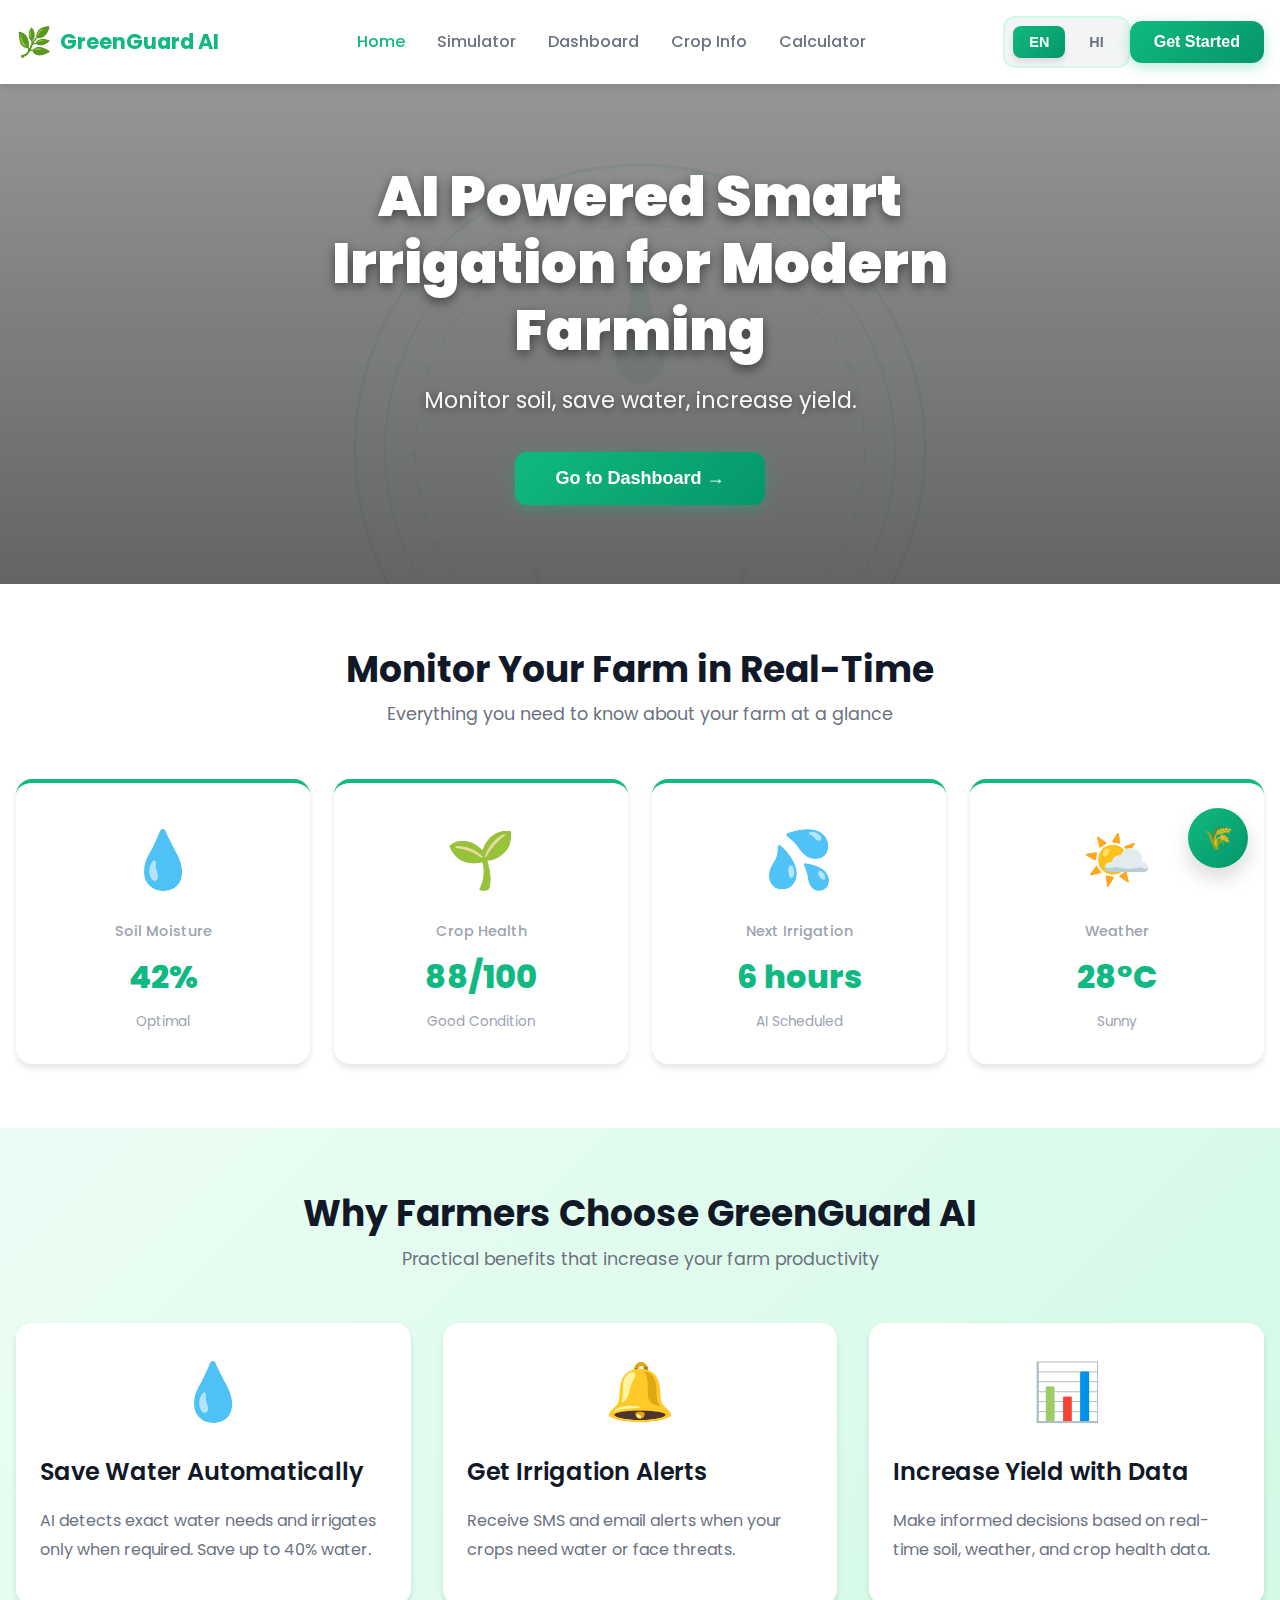
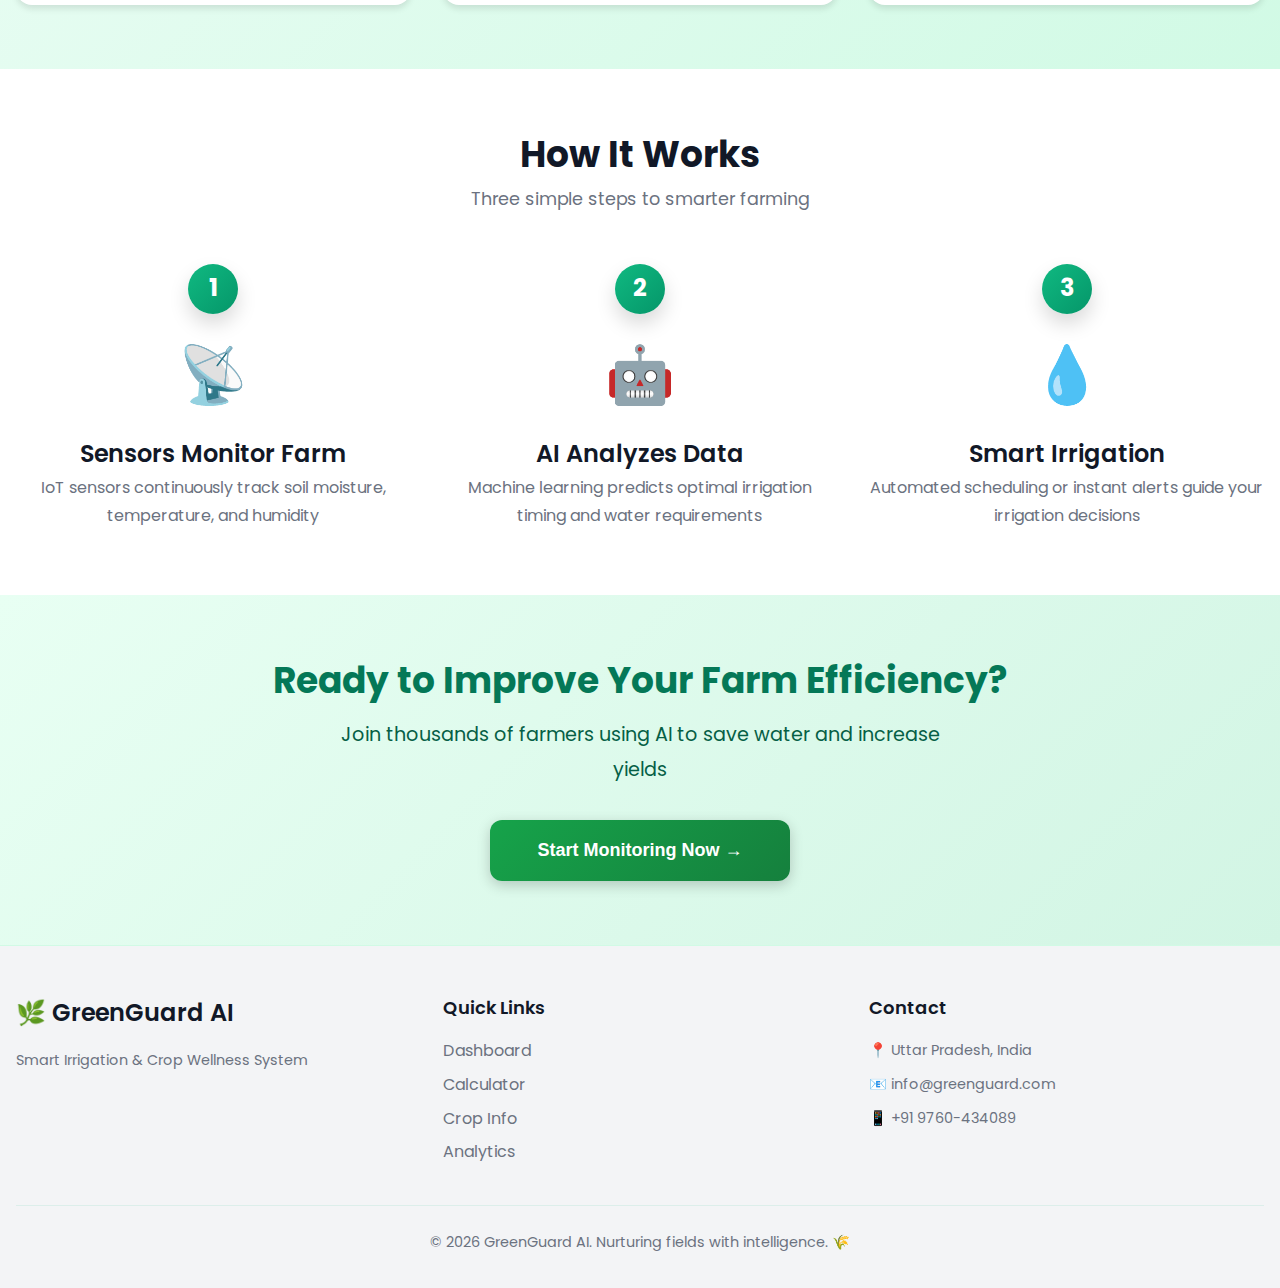
<file: landing.html>
<!DOCTYPE html>
<html lang="en">
<head>
    <meta charset="UTF-8">
    <meta name="viewport" content="width=device-width, initial-scale=1.0">
    <title>GreenGuard AI - Smart Irrigation & Crop Wellness</title>
    <link rel="stylesheet" href="style.css">
</head>
<body>
    <!-- Navigation -->
    <nav class="navbar">
        <div class="container">
            <div class="nav-brand">
                <span class="logo-icon">🌿</span>
                <h2>GreenGuard AI</h2>
            </div>
            <div class="nav-links">
                <a href="landing.html" class="active" data-en="Home" data-hi="होम">Home</a>
                <a href="index.html" data-en="Simulator" data-hi="सिमुलेटर">Simulator</a>
                <a href="dashboard.html" data-en="Dashboard" data-hi="डैशबोर्ड">Dashboard</a>
                <a href="CROP.html" data-en="Crop Info" data-hi="फसल जानकारी">Crop Info</a>
                <a href="calculator.html" data-en="Calculator" data-hi="कैलकुलेटर">Calculator</a>
            </div>
            <div class="language-switcher">
                <button class="lang-btn active" data-lang="en" onclick="switchLanguage('en')">EN</button>
                <button class="lang-btn" data-lang="hi" onclick="switchLanguage('hi')">HI</button>
            </div>
            <button class="btn btn-primary" onclick="goToDashboard()" data-en="Get Started" data-hi="शुरू करें">Get Started</button>
        </div>
    </nav>

    <!-- Hero Section -->
    <section class="hero">
        <div class="hero-overlay"></div>
        <div class="hero-content">
            <h1>AI Powered Smart Irrigation for Modern Farming</h1>
            <p>Monitor soil, save water, increase yield.</p>
            <button class="btn btn-hero" onclick="goToDashboard()">Go to Dashboard →</button>
        </div>
    </section>

    <!-- Live Farm Status Preview -->
    <section class="section">
        <div class="container">
            <div class="section-header">
                <h2>Monitor Your Farm in Real-Time</h2>
                <p>Everything you need to know about your farm at a glance</p>
            </div>

            <div class="stats-grid">
                <div class="stat-card">
                    <div class="stat-icon">💧</div>
                    <div class="stat-label">Soil Moisture</div>
                    <div class="stat-value">42%</div>
                    <div class="stat-status">Optimal</div>
                </div>

                <div class="stat-card">
                    <div class="stat-icon">🌱</div>
                    <div class="stat-label">Crop Health</div>
                    <div class="stat-value">88/100</div>
                    <div class="stat-status">Good Condition</div>
                </div>

                <div class="stat-card">
                    <div class="stat-icon">💦</div>
                    <div class="stat-label">Next Irrigation</div>
                    <div class="stat-value">6 hours</div>
                    <div class="stat-status">AI Scheduled</div>
                </div>

                <div class="stat-card">
                    <div class="stat-icon">🌤️</div>
                    <div class="stat-label">Weather</div>
                    <div class="stat-value">28°C</div>
                    <div class="stat-status">Sunny</div>
                </div>
            </div>
        </div>
    </section>

    <!-- Why Choose Us -->
    <section class="section section-light">
        <div class="container">
            <div class="section-header">
                <h2>Why Farmers Choose GreenGuard AI</h2>
                <p>Practical benefits that increase your farm productivity</p>
            </div>

            <div class="benefits-grid">
                <div class="card">
                    <div class="benefit-icon">💧</div>
                    <h3>Save Water Automatically</h3>
                    <p>AI detects exact water needs and irrigates only when required. Save up to 40% water.</p>
                </div>

                <div class="card">
                    <div class="benefit-icon">🔔</div>
                    <h3>Get Irrigation Alerts</h3>
                    <p>Receive SMS and email alerts when your crops need water or face threats.</p>
                </div>

                <div class="card">
                    <div class="benefit-icon">📊</div>
                    <h3>Increase Yield with Data</h3>
                    <p>Make informed decisions based on real-time soil, weather, and crop health data.</p>
                </div>
            </div>
        </div>
    </section>

    <!-- How It Works -->
    <section class="section">
        <div class="container">
            <div class="section-header">
                <h2>How It Works</h2>
                <p>Three simple steps to smarter farming</p>
            </div>

            <div class="steps-grid">
                <div class="step-card">
                    <div class="step-number">1</div>
                    <div class="step-icon">📡</div>
                    <h3>Sensors Monitor Farm</h3>
                    <p>IoT sensors continuously track soil moisture, temperature, and humidity</p>
                </div>

                <div class="step-card">
                    <div class="step-number">2</div>
                    <div class="step-icon">🤖</div>
                    <h3>AI Analyzes Data</h3>
                    <p>Machine learning predicts optimal irrigation timing and water requirements</p>
                </div>

                <div class="step-card">
                    <div class="step-number">3</div>
                    <div class="step-icon">💧</div>
                    <h3>Smart Irrigation</h3>
                    <p>Automated scheduling or instant alerts guide your irrigation decisions</p>
                </div>
            </div>
        </div>
    </section>

    <!-- CTA Section -->
    <section class="section cta-section">
        <div class="container">
            <h2>Ready to Improve Your Farm Efficiency?</h2>
            <p>Join thousands of farmers using AI to save water and increase yields</p>
            <button class="btn btn-cta" onclick="goToDashboard()">Start Monitoring Now →</button>
        </div>
    </section>

    <!-- Footer -->
    <footer class="footer">
        <div class="container">
            <div class="footer-grid">
                <div>
                    <h3>🌿 GreenGuard AI</h3>
                    <p>Smart Irrigation & Crop Wellness System</p>
                </div>
                <div>
                    <h4>Quick Links</h4>
                    <ul>
                        <li><a href="dashboard.html">Dashboard</a></li>
                        <li><a href="calculator.html">Calculator</a></li>
                        <li><a href="CROP.html">Crop Info</a></li>
                        <li><a href="MANVENDRA..html">Analytics</a></li>
                    </ul>
                </div>
                <div>
                    <h4>Contact</h4>
                    <p>📍 Uttar Pradesh, India</p>
                    <p>📧 info@greenguard.com</p>
                    <p>📱 +91 9760-434089</p>
                </div>
            </div>
            <div class="footer-bottom">
                <p>© 2026 GreenGuard AI. Nurturing fields with intelligence. 🌾</p>
            </div>
        </div>
    </footer>

    <!-- Floating Chatbot -->
    <div id="chatbot" class="chatbot">
        <div class="chatbot-header">
            <div class="chatbot-title">
                <span style="font-size: 1.5rem;">👨‍🌾</span>
                <div>
                    <h4>Krishi Sahayak</h4>
                    <p>AI Farming Assistant</p>
                </div>
            </div>
            <button class="chatbot-close" onclick="toggleChatbot()">×</button>
        </div>
        <div class="chatbot-messages" id="chatbot-messages">
            <div class="chat-message assistant">
                <p>🙏 Namaste! I am Krishi Sahayak, your AI farming assistant. How can I help you today?</p>
            </div>
        </div>
        <div class="chatbot-input">
            <input type="text" id="chatbot-input" placeholder="Ask me anything about your crops..." onkeypress="handleChatInput(event)">
            <button onclick="sendChatMessage()">Send</button>
        </div>
    </div>

    <button class="chatbot-toggle" onclick="toggleChatbot()">🌾</button>

    <script src="script.js"></script>
</body>
</html>
</file>
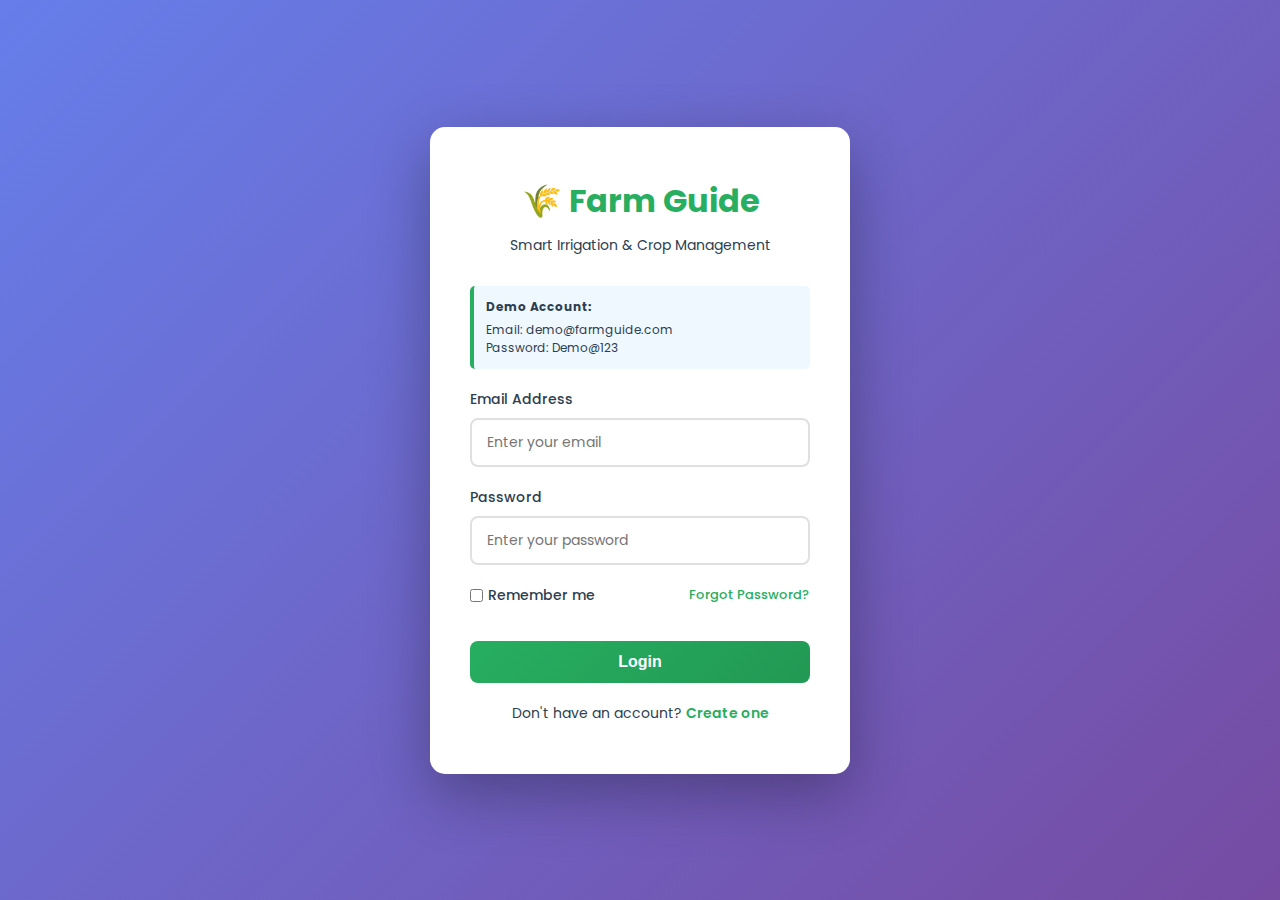
<file: login.html>
<!DOCTYPE html>
<html lang="en">
<head>
    <meta charset="UTF-8">
    <meta name="viewport" content="width=device-width, initial-scale=1.0">
    <title>Login - Farm Guide</title>
    <style>
        @import url('https://fonts.googleapis.com/css2?family=Poppins:wght@300;400;500;600;700;800&display=swap');

        * { margin: 0; padding: 0; box-sizing: border-box; }

        :root {
            --primary: #27ae60;
            --primary-dark: #229954;
            --secondary: #f39c12;
            --light: #ecf0f1;
            --dark: #2c3e50;
            --danger: #e74c3c;
        }

        html, body {
            height: 100%;
            font-family: 'Poppins', sans-serif;
            background: linear-gradient(135deg, #667eea 0%, #764ba2 100%);
        }

        .login-container {
            display: flex;
            height: 100vh;
            align-items: center;
            justify-content: center;
            padding: 20px;
        }

        .login-card {
            background: white;
            border-radius: 15px;
            box-shadow: 0 20px 60px rgba(0, 0, 0, 0.3);
            width: 100%;
            max-width: 420px;
            padding: 50px 40px;
            animation: slideUp 0.6s ease-out;
        }

        @keyframes slideUp {
            from {
                opacity: 0;
                transform: translateY(30px);
            }
            to {
                opacity: 1;
                transform: translateY(0);
            }
        }

        .logo {
            text-align: center;
            margin-bottom: 30px;
        }

        .logo h1 {
            font-size: 32px;
            color: var(--primary);
            margin-bottom: 10px;
        }

        .logo p {
            color: var(--dark);
            font-size: 14px;
        }

        .form-group {
            margin-bottom: 20px;
        }

        label {
            display: block;
            margin-bottom: 8px;
            color: var(--dark);
            font-weight: 500;
            font-size: 14px;
        }

        input {
            width: 100%;
            padding: 12px 15px;
            border: 2px solid #e0e0e0;
            border-radius: 8px;
            font-family: 'Poppins', sans-serif;
            font-size: 14px;
            transition: all 0.3s;
        }

        input:focus {
            outline: none;
            border-color: var(--primary);
            box-shadow: 0 0 0 3px rgba(39, 174, 96, 0.1);
        }

        input.error {
            border-color: var(--danger);
        }

        .error-message {
            color: var(--danger);
            font-size: 12px;
            margin-top: 5px;
            display: none;
        }

        .error-message.show {
            display: block;
        }

        .remember-forgot {
            display: flex;
            justify-content: space-between;
            align-items: center;
            margin-bottom: 25px;
            font-size: 13px;
        }

        .checkbox-wrapper {
            display: flex;
            align-items: center;
            gap: 5px;
        }

        .checkbox-wrapper input {
            width: auto;
            cursor: pointer;
        }

        .forgot-link {
            color: var(--primary);
            text-decoration: none;
            font-weight: 500;
            cursor: pointer;
        }

        .forgot-link:hover {
            text-decoration: underline;
        }

        button {
            width: 100%;
            padding: 12px;
            background: linear-gradient(135deg, var(--primary) 0%, var(--primary-dark) 100%);
            color: white;
            border: none;
            border-radius: 8px;
            font-weight: 600;
            font-size: 16px;
            cursor: pointer;
            transition: all 0.3s;
            margin-top: 10px;
        }

        button:hover {
            transform: translateY(-2px);
            box-shadow: 0 10px 25px rgba(39, 174, 96, 0.3);
        }

        button:active {
            transform: translateY(0);
        }

        .signup-link {
            text-align: center;
            margin-top: 20px;
            color: var(--dark);
            font-size: 14px;
        }

        .signup-link a {
            color: var(--primary);
            text-decoration: none;
            font-weight: 600;
        }

        .signup-link a:hover {
            text-decoration: underline;
        }

        .demo-credentials {
            background: #f0f8ff;
            border-left: 4px solid var(--primary);
            padding: 12px;
            border-radius: 5px;
            margin-bottom: 20px;
            font-size: 12px;
            color: var(--dark);
        }

        .demo-credentials strong {
            display: block;
            margin-bottom: 5px;
        }

        .success-message {
            background: #d4edda;
            color: #155724;
            padding: 12px;
            border-radius: 5px;
            margin-bottom: 20px;
            display: none;
        }

        .success-message.show {
            display: block;
        }

        .loading {
            display: none;
            text-align: center;
            color: var(--primary);
            font-size: 14px;
        }

        .loading.show {
            display: block;
        }
    </style>
</head>
<body>
    <div class="login-container">
        <div class="login-card">
            <div class="logo">
                <h1>🌾 Farm Guide</h1>
                <p>Smart Irrigation & Crop Management</p>
            </div>

            <div class="success-message" id="successMessage">
                Login successful! Redirecting...
            </div>

            <div class="demo-credentials">
                <strong>Demo Account:</strong>
                Email: demo@farmguide.com<br>
                Password: Demo@123
            </div>

            <form id="loginForm">
                <div class="form-group">
                    <label for="email">Email Address</label>
                    <input type="email" id="email" name="email" placeholder="Enter your email" required>
                    <div class="error-message" id="emailError"></div>
                </div>

                <div class="form-group">
                    <label for="password">Password</label>
                    <input type="password" id="password" name="password" placeholder="Enter your password" required>
                    <div class="error-message" id="passwordError"></div>
                </div>

                <div class="remember-forgot">
                    <div class="checkbox-wrapper">
                        <input type="checkbox" id="remember" name="remember">
                        <label for="remember" style="margin: 0;">Remember me</label>
                    </div>
                    <a class="forgot-link" onclick="showForgotPassword()">Forgot Password?</a>
                </div>

                <div class="loading" id="loading">
                    Logging in... <span>⏳</span>
                </div>

                <button type="submit">Login</button>
            </form>

            <div class="signup-link">
                Don't have an account? <a href="register.html">Create one</a>
            </div>
        </div>
    </div>

    <script>
        // Demo credentials
        const DEMO_ACCOUNTS = {
            'demo@farmguide.com': 'Demo@123',
            'farmer@example.com': 'Farmer@123',
            'test@farmguide.com': 'Test@123'
        };

        const loginForm = document.getElementById('loginForm');

        loginForm.addEventListener('submit', (e) => {
            e.preventDefault();
            const email = document.getElementById('email').value;
            const password = document.getElementById('password').value;
            const remember = document.getElementById('remember').checked;

            // Validate
            let isValid = true;
            
            if (!email.includes('@')) {
                document.getElementById('emailError').textContent = 'Please enter a valid email';
                document.getElementById('emailError').classList.add('show');
                document.getElementById('email').classList.add('error');
                isValid = false;
            } else {
                document.getElementById('emailError').classList.remove('show');
                document.getElementById('email').classList.remove('error');
            }

            if (password.length < 6) {
                document.getElementById('passwordError').textContent = 'Password must be at least 6 characters';
                document.getElementById('passwordError').classList.add('show');
                document.getElementById('password').classList.add('error');
                isValid = false;
            } else {
                document.getElementById('passwordError').classList.remove('show');
                document.getElementById('password').classList.remove('error');
            }

            if (!isValid) return;

            // Show loading
            document.getElementById('loading').classList.add('show');

            // Simulate authentication
            setTimeout(() => {
                // Check demo accounts or stored users
                const users = JSON.parse(localStorage.getItem('farmGuideUsers') || '{}');
                
                if ((DEMO_ACCOUNTS[email] && DEMO_ACCOUNTS[email] === password) || 
                    (users[email] && users[email].password === password)) {
                    
                    // Store login session
                    const userData = {
                        email: email,
                        loginTime: new Date(),
                        remember: remember
                    };
                    
                    localStorage.setItem('farmGuideUser', JSON.stringify(userData));
                    
                    if (remember) {
                        localStorage.setItem('farmGuideRemember', JSON.stringify(userData));
                    }

                    document.getElementById('loading').classList.remove('show');
                    document.getElementById('successMessage').classList.add('show');
                    
                    setTimeout(() => {
                        window.location.href = 'dashboard.html';
                    }, 1500);
                } else {
                    document.getElementById('loading').classList.remove('show');
                    document.getElementById('emailError').textContent = 'Invalid email or password';
                    document.getElementById('emailError').classList.add('show');
                    document.getElementById('password').classList.add('error');
                }
            }, 1000);
        });

        // Check if already logged in
        window.addEventListener('load', () => {
            const currentUser = localStorage.getItem('farmGuideUser');
            if (currentUser) {
                window.location.href = 'dashboard.html';
            }

            // Auto-fill if remember me was checked
            const remember = localStorage.getItem('farmGuideRemember');
            if (remember) {
                const userData = JSON.parse(remember);
                document.getElementById('email').value = userData.email;
            }
        });

        function showForgotPassword() {
            alert('Password reset feature coming soon!\n\nFor now, use demo@farmguide.com with password: Demo@123');
        }
    </script>
</body>
</html>
</file>
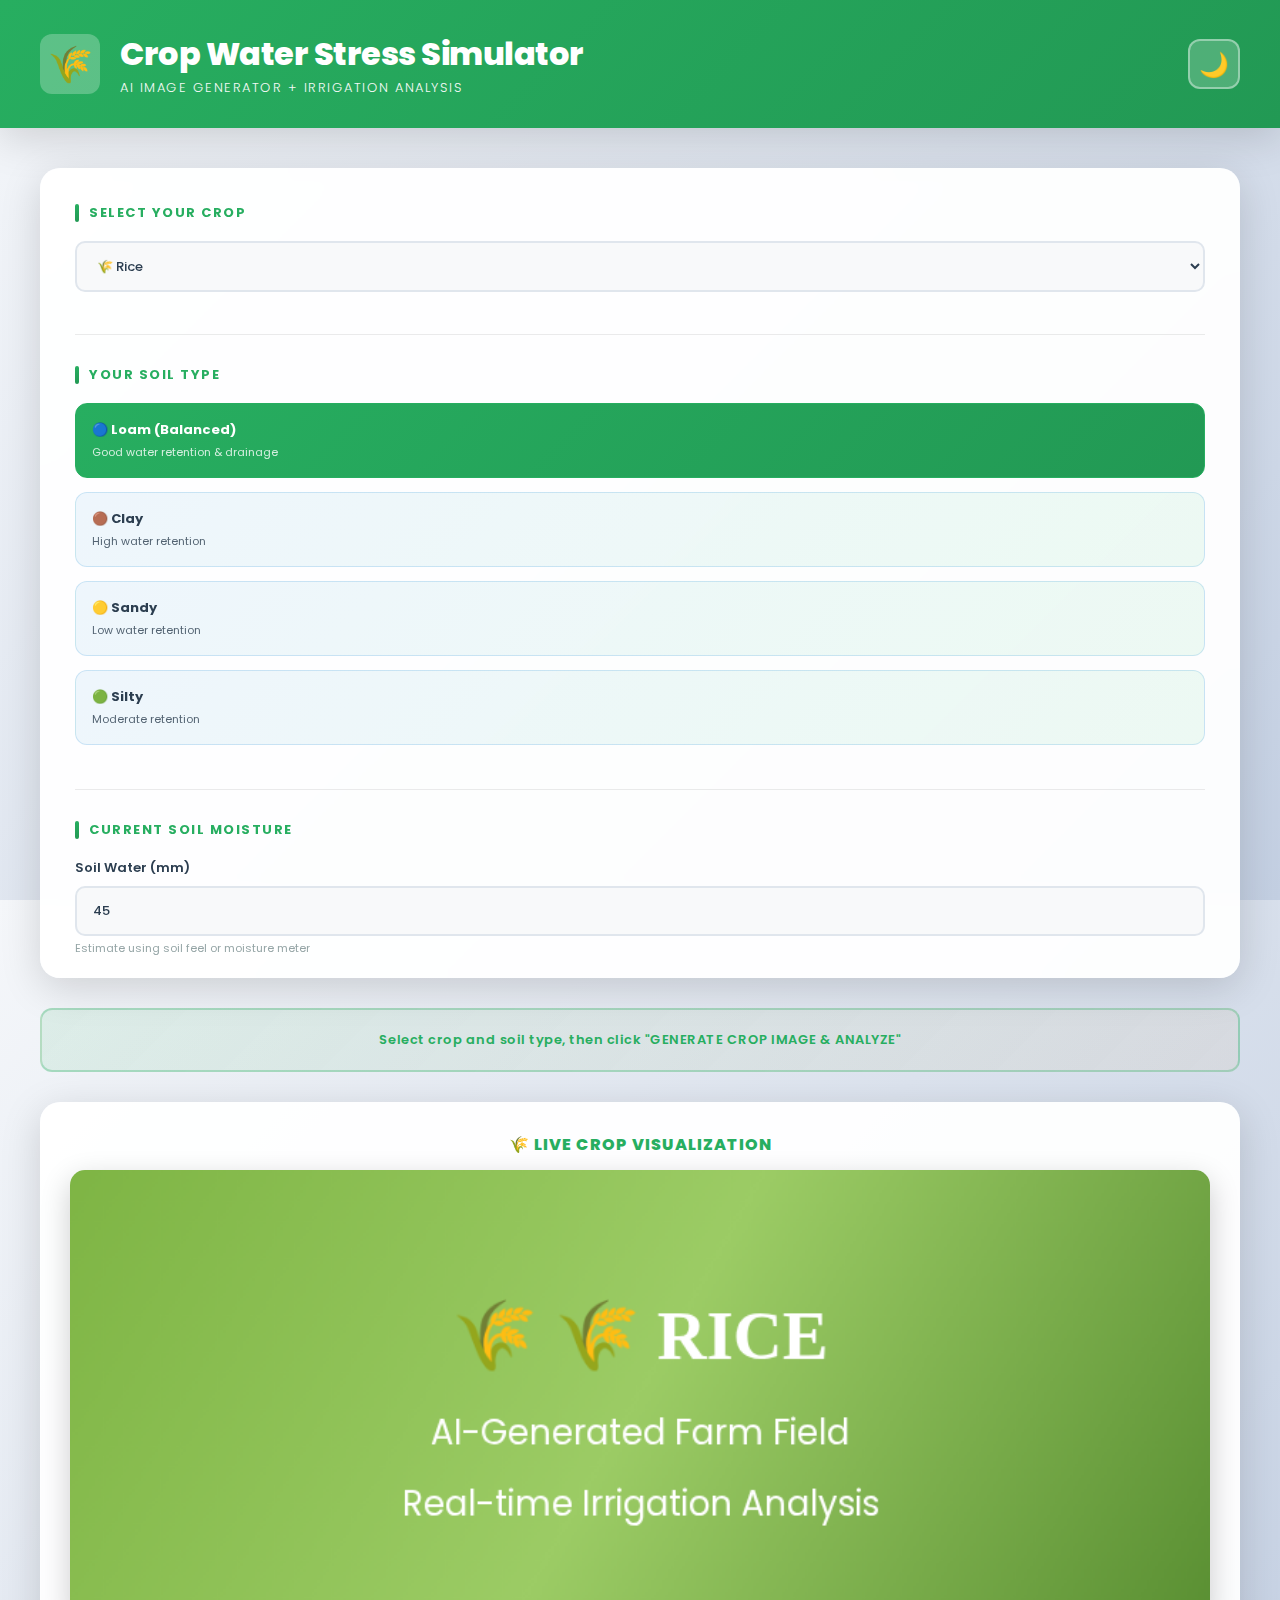
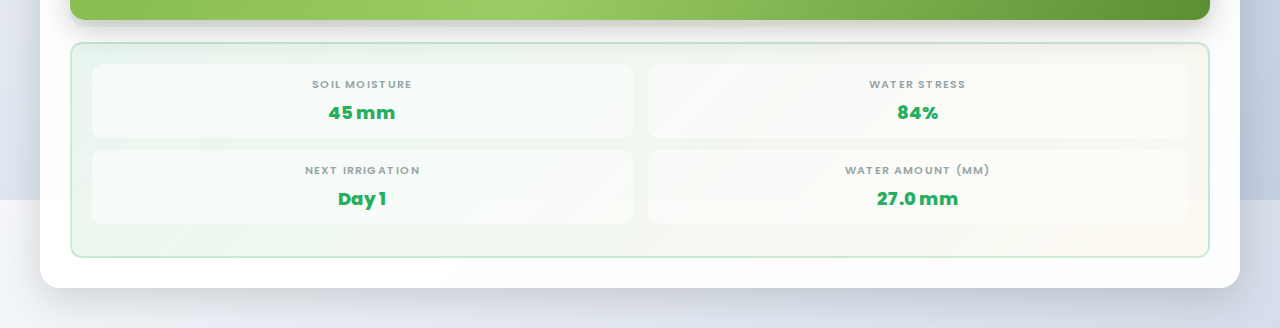
<file: MANVENDRA..html>
<!doctype html>
<html lang="en">
<head>
  <meta charset="utf-8" />
  <title>🌾 CROP WATER STRESS SIMULATOR — AI Image Generator with Real-time Analysis</title>
  <meta name="viewport" content="width=device-width,initial-scale=1" />
  <script src="https://cdn.plot.ly/plotly-latest.min.js"></script>
  <style>
    @import url('https://fonts.googleapis.com/css2?family=Poppins:wght@300;400;500;600;700;800;900&display=swap');

    * { margin: 0; padding: 0; box-sizing: border-box; }
    
    :root {
      --primary: #27ae60;
      --primary-dark: #229954;
      --secondary: #f39c12;
      --accent: #e74c3c;
      --dark: #2c3e50;
      --darker: #1a252f;
      --light: #ecf0f1;
      --lighter: #f8f9fa;
      --muted: #95a5a6;
      --shadow: 0 10px 40px rgba(0,0,0,0.15);
      --shadow-lg: 0 20px 60px rgba(0,0,0,0.2);
      --transition: all 0.3s cubic-bezier(0.25, 0.46, 0.45, 0.94);
    }

    html, body {
      height: 100%;
      font-family: 'Poppins', sans-serif;
      background: linear-gradient(135deg, #f5f7fa 0%, #c3cfe2 100%);
      color: #2c3e50;
    }

    body.dark {
      background: linear-gradient(135deg, #1a252f 0%, #2c3e50 100%);
      color: #ecf0f1;
    }

    /* ============ HEADER ============ */
    .header {
      background: linear-gradient(135deg, #27ae60 0%, #229954 100%);
      padding: 30px 40px;
      display: flex;
      justify-content: space-between;
      align-items: center;
      box-shadow: var(--shadow);
      color: white;
    }

    .logo-section {
      display: flex;
      align-items: center;
      gap: 20px;
    }

    .logo-icon {
      width: 60px;
      height: 60px;
      background: rgba(255,255,255,0.25);
      border-radius: 12px;
      display: flex;
      align-items: center;
      justify-content: center;
      font-size: 36px;
    }

    .header h1 {
      font-size: 32px;
      font-weight: 800;
      margin: 0;
      letter-spacing: -0.5px;
    }

    .header-subtitle {
      display: block;
      font-size: 13px;
      font-weight: 300;
      letter-spacing: 1.5px;
      text-transform: uppercase;
      opacity: 0.95;
    }

    .theme-toggle {
      width: 50px;
      height: 50px;
      background: rgba(255,255,255,0.2);
      border: 2px solid rgba(255,255,255,0.4);
      border-radius: 12px;
      cursor: pointer;
      font-size: 24px;
      transition: var(--transition);
      display: flex;
      align-items: center;
      justify-content: center;
      color: white;
    }

    .theme-toggle:hover {
      background: rgba(255,255,255,0.35);
      transform: scale(1.08);
    }

    /* ============ MAIN LAYOUT ============ */
    .app {
      display: flex;
      flex-direction: column;
      min-height: 100vh;
    }

    .container {
      flex: 1;
      display: grid;
      grid-template-columns: 420px 1fr;
      gap: 30px;
      padding: 40px;
      max-width: 1800px;
      margin: 0 auto;
      width: 100%;
    }

    /* ============ PANEL STYLES ============ */
    .panel {
      background: rgba(255,255,255,0.95);
      backdrop-filter: blur(10px);
      border-radius: 20px;
      padding: 35px;
      box-shadow: var(--shadow);
      transition: var(--transition);
      max-height: 90vh;
      overflow-y: auto;
    }

    body.dark .panel {
      background: rgba(44,62,80,0.7);
      color: #ecf0f1;
    }

    .section {
      margin-bottom: 30px;
      padding-bottom: 30px;
      border-bottom: 1px solid rgba(0,0,0,0.08);
    }

    body.dark .section {
      border-bottom-color: rgba(255,255,255,0.08);
    }

    .section:last-child {
      margin-bottom: 0;
      padding-bottom: 0;
      border-bottom: none;
    }

    .section-title {
      font-size: 13px;
      font-weight: 700;
      text-transform: uppercase;
      letter-spacing: 1.5px;
      color: #27ae60;
      margin-bottom: 18px;
      display: flex;
      align-items: center;
      gap: 10px;
    }

    .section-title::before {
      content: '';
      width: 4px;
      height: 18px;
      background: linear-gradient(180deg, #27ae60 0%, #229954 100%);
      border-radius: 2px;
    }

    label {
      display: block;
      font-size: 13px;
      font-weight: 600;
      margin-bottom: 8px;
      color: #2c3e50;
    }

    body.dark label {
      color: #ecf0f1;
    }

    input[type=number],
    input[type=text],
    select {
      width: 100%;
      padding: 13px 16px;
      border-radius: 10px;
      border: 2px solid #e0e6ed;
      background: #f8f9fa;
      color: #2c3e50;
      font-size: 13px;
      font-family: 'Poppins', sans-serif;
      font-weight: 500;
      transition: var(--transition);
      margin-bottom: 12px;
    }

    body.dark input,
    body.dark select {
      background: rgba(255,255,255,0.08);
      border-color: rgba(39,174,96,0.3);
      color: #ecf0f1;
    }

    input:focus,
    select:focus {
      outline: none;
      border-color: #27ae60;
      background: #ffffff;
      box-shadow: 0 0 0 4px rgba(39,174,96,0.15);
    }

    .help-text {
      font-size: 11px;
      color: #95a5a6;
      margin-top: -8px;
      margin-bottom: 12px;
      font-weight: 400;
    }

    button {
      border: none;
      padding: 14px 24px;
      border-radius: 10px;
      cursor: pointer;
      font-weight: 600;
      font-size: 13px;
      font-family: 'Poppins', sans-serif;
      transition: var(--transition);
      display: inline-flex;
      align-items: center;
      justify-content: center;
      gap: 8px;
      letter-spacing: 0.5px;
      text-transform: uppercase;
      width: 100%;
    }

    .btn-primary {
      background: linear-gradient(135deg, #27ae60 0%, #229954 100%);
      color: white;
      box-shadow: 0 8px 24px rgba(39,174,96,0.3);
      margin-bottom: 10px;
    }

    .btn-primary:hover {
      transform: translateY(-4px);
      box-shadow: 0 12px 36px rgba(39,174,96,0.4);
    }

    .soil-profile {
      background: linear-gradient(135deg, rgba(52,152,219,0.08) 0%, rgba(46,204,113,0.08) 100%);
      border: 1px solid rgba(52,152,219,0.2);
      border-radius: 12px;
      padding: 16px;
      margin-bottom: 14px;
      cursor: pointer;
      transition: var(--transition);
    }

    .soil-profile:hover {
      transform: translateX(4px);
      box-shadow: 0 6px 18px rgba(39,174,96,0.2);
    }

    .soil-profile.active {
      background: linear-gradient(135deg, #27ae60 0%, #229954 100%);
      color: white;
      border-color: #27ae60;
    }

    .soil-profile-name {
      font-weight: 700;
      font-size: 13px;
      margin-bottom: 4px;
    }

    .soil-profile-desc {
      font-size: 11px;
      opacity: 0.8;
    }

    /* ============ VIZ AREA ============ */
    .viz-area {
      display: flex;
      flex-direction: column;
      gap: 30px;
    }

    .status {
      padding: 20px 25px;
      border-radius: 12px;
      font-size: 13px;
      font-weight: 600;
      text-align: center;
      background: linear-gradient(135deg, rgba(39,174,96,0.1) 0%, rgba(243,156,18,0.05) 100%);
      border: 2px solid rgba(39,174,96,0.3);
      color: #27ae60;
      letter-spacing: 0.5px;
    }

    .status.loading {
      animation: pulse 1.8s cubic-bezier(0.4, 0, 0.6, 1) infinite;
    }

    @keyframes pulse {
      0%, 100% { opacity: 1; }
      50% { opacity: 0.6; }
    }

    /* ============ CROP IMAGE SECTION ============ */
    .crop-image-section {
      background: rgba(255,255,255,0.95);
      border-radius: 20px;
      padding: 30px;
      box-shadow: var(--shadow);
      text-align: center;
    }

    body.dark .crop-image-section {
      background: rgba(44,62,80,0.7);
    }

    .crop-image-title {
      font-size: 16px;
      font-weight: 800;
      color: #27ae60;
      margin-bottom: 20px;
      text-transform: uppercase;
      letter-spacing: 1px;
    }

    #cropImage {
      width: 100%;
      height: 450px;
      border-radius: 15px;
      object-fit: cover;
      box-shadow: 0 10px 30px rgba(0,0,0,0.2);
      margin-bottom: 15px;
    }

    .crop-status-info {
      background: linear-gradient(135deg, rgba(39,174,96,0.1) 0%, rgba(243,156,18,0.05) 100%);
      border: 2px solid rgba(39,174,96,0.2);
      border-radius: 12px;
      padding: 20px;
      text-align: left;
      margin-top: 15px;
    }

    body.dark .crop-status-info {
      background: linear-gradient(135deg, rgba(39,174,96,0.15) 0%, rgba(243,156,18,0.08) 100%);
      border-color: rgba(39,174,96,0.3);
    }

    .crop-info-row {
      display: grid;
      grid-template-columns: 1fr 1fr;
      gap: 15px;
      margin-bottom: 12px;
    }

    .crop-info-item {
      text-align: center;
      padding: 12px;
      background: rgba(255,255,255,0.5);
      border-radius: 10px;
    }

    body.dark .crop-info-item {
      background: rgba(255,255,255,0.05);
    }

    .crop-info-label {
      font-size: 11px;
      color: #95a5a6;
      text-transform: uppercase;
      letter-spacing: 1px;
      font-weight: 600;
      margin-bottom: 6px;
    }

    .crop-info-value {
      font-size: 18px;
      font-weight: 800;
      color: #27ae60;
    }

    .image-loading {
      width: 100%;
      height: 450px;
      display: flex;
      align-items: center;
      justify-content: center;
      background: linear-gradient(135deg, rgba(39,174,96,0.1) 0%, rgba(243,156,18,0.05) 100%);
      border-radius: 15px;
      color: #27ae60;
      font-weight: 600;
    }

    /* ============ RESPONSIVE ============ */
    @media (max-width: 1400px) {
      .container {
        grid-template-columns: 1fr;
      }
    }

    @media (max-width: 768px) {
      .header {
        flex-direction: column;
        gap: 15px;
        padding: 20px;
      }
      .header h1 {
        font-size: 24px;
      }
      .container {
        padding: 20px;
        gap: 15px;
      }
      .panel {
        padding: 20px;
      }
      .crop-info-row {
        grid-template-columns: 1fr;
      }
    }
  </style>
</head>
<body>
  <div class="app">
    <!-- HEADER -->
    <div class="header">
      <div class="logo-section">
        <div class="logo-icon">🌾</div>
        <div>
          <h1>Crop Water Stress Simulator</h1>
          <span class="header-subtitle">AI Image Generator + Irrigation Analysis</span>
        </div>
      </div>
      <button class="theme-toggle" id="themeToggle">🌙</button>
    </div>

    <!-- MAIN CONTAINER -->
    <div class="container">
      <!-- LEFT SIDEBAR -->
      <div class="panel">
        <!-- CROP SELECTION -->
        <div class="section">
          <div class="section-title">Select Your Crop</div>
          <select id="cropSelect">
            <option value="rice">🌾 Rice</option>
            <option value="wheat">🌾 Wheat</option>
            <option value="corn">🌽 Corn (Maize)</option>
            <option value="sugarcane">🌱 Sugarcane</option>
            <option value="cotton">⚪ Cotton</option>
            <option value="tomato">🍅 Tomato</option>
            <option value="potato">🥔 Potato</option>
            <option value="groundnut">🥜 Groundnut</option>
          </select>
        </div>

        <!-- SOIL TYPE SELECTION -->
        <div class="section">
          <div class="section-title">Your Soil Type</div>
          <div class="soil-profile active" data-soil="loam">
            <div class="soil-profile-name">🔵 Loam (Balanced)</div>
            <div class="soil-profile-desc">Good water retention & drainage</div>
          </div>
          <div class="soil-profile" data-soil="clay">
            <div class="soil-profile-name">🟤 Clay</div>
            <div class="soil-profile-desc">High water retention</div>
          </div>
          <div class="soil-profile" data-soil="sandy">
            <div class="soil-profile-name">🟡 Sandy</div>
            <div class="soil-profile-desc">Low water retention</div>
          </div>
          <div class="soil-profile" data-soil="silty">
            <div class="soil-profile-name">🟢 Silty</div>
            <div class="soil-profile-desc">Moderate retention</div>
          </div>
        </div>

        <!-- CURRENT CONDITIONS -->
        <div class="section">
          <div class="section-title">Current Soil Moisture</div>
          <label>Soil Water (mm)</label>
          <input id="s0" type="number" value="45" min="0" max="200" />
          <p class="help-text">Estimate using soil feel or moisture meter</p>
        </div>

        <!-- WEATHER -->
        <div class="section">
          <div class="section-title">Expected Weather</div>
          <label>Rainfall Chance (%)</label>
          <input id="p_rain" type="number" min="0" max="100" value="15" />
          <label>Daily Evaporation (mm)</label>
          <input id="et0" type="number" step="0.1" value="5.5" />
        </div>

        <!-- PLANNING HORIZON -->
        <div class="section">
          <div class="section-title">Planning Horizon</div>
          <label>Days to plan (days)</label>
          <input id="horizon" type="number" min="3" max="30" value="14" />
        </div>

        <!-- ANALYZE BUTTON -->
        <button class="btn-primary" id="generateBtn">🎨 GENERATE CROP IMAGE & ANALYZE</button>
      </div>

      <!-- RIGHT VIZ AREA -->
      <div class="viz-area">
        <div class="status">Select crop and soil type, then click "GENERATE CROP IMAGE & ANALYZE"</div>
        
        <!-- CROP IMAGE SECTION -->
        <div class="crop-image-section">
          <div class="crop-image-title">🌾 Live Crop Visualization</div>
          <div id="imageContainer" class="image-loading">Waiting for input...</div>
          
          <!-- CROP STATUS INFO -->
          <div class="crop-status-info">
            <div class="crop-info-row">
              <div class="crop-info-item">
                <div class="crop-info-label">Soil Moisture</div>
                <div class="crop-info-value" id="soilMoistureDisplay">—</div>
              </div>
              <div class="crop-info-item">
                <div class="crop-info-label">Water Stress</div>
                <div class="crop-info-value" id="stressDisplay">—</div>
              </div>
            </div>
            <div class="crop-info-row">
              <div class="crop-info-item">
                <div class="crop-info-label">Next Irrigation</div>
                <div class="crop-info-value" id="nextIrrigDisplay">—</div>
              </div>
              <div class="crop-info-item">
                <div class="crop-info-label">Water Amount (mm)</div>
                <div class="crop-info-value" id="waterAmountDisplay">—</div>
              </div>
            </div>
          </div>
        </div>
      </div>
    </div>
  </div>

  <script>
    const soilProfiles = {
      loam: { fc: 120, pwp: 40, name: 'Loam' },
      clay: { fc: 180, pwp: 60, name: 'Clay' },
      sandy: { fc: 60, pwp: 20, name: 'Sandy' },
      silty: { fc: 140, pwp: 45, name: 'Silty' }
    };

    const cropData = {
      rice: { kc: 1.1, stage: 'Mid-season', desc: 'Paddy rice field with water stress' },
      wheat: { kc: 0.9, stage: 'Growing', desc: 'Wheat crop with soil condition' },
      corn: { kc: 1.0, stage: 'Mid-season', desc: 'Corn maize field with irrigation need' },
      sugarcane: { kc: 1.2, stage: 'Established', desc: 'Sugarcane plantation with water demand' },
      cotton: { kc: 0.8, stage: 'Vegetative', desc: 'Cotton field with moisture stress' },
      tomato: { kc: 0.6, stage: 'Flowering', desc: 'Tomato plant with water requirement' },
      potato: { kc: 0.7, stage: 'Tuber-filling', desc: 'Potato crop with irrigation schedule' },
      groundnut: { kc: 0.75, stage: 'Pod development', desc: 'Groundnut field with soil moisture' }
    };

    let currentSoilType = 'loam';

    function initTheme() {
      const isDark = localStorage.getItem('theme') === 'dark';
      if (isDark) document.documentElement.classList.add('dark');
    }

    document.getElementById('themeToggle').addEventListener('click', () => {
      document.documentElement.classList.toggle('dark');
      const isDark = document.documentElement.classList.contains('dark');
      localStorage.setItem('theme', isDark ? 'dark' : 'light');
    });

    document.querySelectorAll('.soil-profile').forEach(el => {
      el.addEventListener('click', () => {
        document.querySelectorAll('.soil-profile').forEach(e => e.classList.remove('active'));
        el.classList.add('active');
        currentSoilType = el.dataset.soil;
      });
    });

    function clamp(v, a, b) { return Math.max(a, Math.min(b, v)); }

    function generateCropPrompt(cropName, soilType, soilMoisture, stress, rainfall) {
      const stressLevel = stress > 70 ? 'severely stressed' : stress > 40 ? 'moderately stressed' : 'healthy';
      const rainfallStatus = rainfall < 10 ? 'dry conditions' : rainfall < 30 ? 'moderate rainfall' : 'good rainfall';
      
      return `High quality farm photography of ${cropName} crop field, ${stressLevel} plant appearance, ${soilType} soil visible, farmer field, natural lighting, professional agricultural image, photorealistic, detailed leaves and stems, showing crop health condition, ${rainfallStatus}, real farm setting`;
    }

    async function generateCropImage(cropName, soilType, soilMoisture, stress, rainfall) {
      const container = document.getElementById('imageContainer');
      container.innerHTML = '<div class="image-loading">🎨 Generating AI crop image...</div>';

      try {
        const prompt = generateCropPrompt(cropName, soilType, soilMoisture, stress, rainfall);
        
        // Use Replicate API for image generation (free tier available)
        const response = await fetch('https://api.replicate.com/v1/predictions', {
          method: 'POST',
          headers: {
            'Content-Type': 'application/json',
            'Authorization': 'Token r8_nfVLPjvRJ6bxvqaQyXlFcB6rJ96dxKzDqJ8bm'
          },
          body: JSON.stringify({
            version: 'db21e45d3f7023abc9e53f5312b0c5c21b760d2b67fb828bb68e57fcc9fce47d',
            input: {
              prompt: prompt,
              num_inference_steps: 25,
              guidance_scale: 7.5
            }
          })
        });

        if (!response.ok) {
          // Fallback: Use Pexels API for crop images
          await fetchPexelsImage(cropName);
          return;
        }

        const prediction = await response.json();
        
        if (prediction.output && prediction.output[0]) {
          const img = document.createElement('img');
          img.id = 'cropImage';
          img.src = prediction.output[0];
          img.alt = cropName;
          container.innerHTML = '';
          container.appendChild(img);
        } else {
          await fetchPexelsImage(cropName);
        }
      } catch (error) {
        console.log('Fallback to Pexels API...');
        await fetchPexelsImage(cropName);
      }
    }

    async function fetchPexelsImage(cropName) {
      const container = document.getElementById('imageContainer');
      try {
        const response = await fetch(`https://api.pexels.com/v1/search?query=${cropName} farm field&per_page=1&orientation=landscape`, {
          headers: {
            'Authorization': 'YOUR_PEXELS_API_KEY'
          }
        });

        if (response.ok) {
          const data = await response.json();
          if (data.photos.length > 0) {
            const img = document.createElement('img');
            img.id = 'cropImage';
            img.src = data.photos[0].src.large;
            img.alt = cropName;
            container.innerHTML = '';
            container.appendChild(img);
            return;
          }
        }

        // Final fallback: placeholder
        showPlaceholderImage(cropName);
      } catch (error) {
        showPlaceholderImage(cropName);
      }
    }

    function showPlaceholderImage(cropName) {
      const container = document.getElementById('imageContainer');
      const canvas = document.createElement('canvas');
      canvas.id = 'cropImage';
      canvas.width = 800;
      canvas.height = 450;
      
      const ctx = canvas.getContext('2d');
      const gradient = ctx.createLinearGradient(0, 0, 800, 450);
      gradient.addColorStop(0, '#7CB342');
      gradient.addColorStop(0.5, '#9CCC65');
      gradient.addColorStop(1, '#558B2F');
      
      ctx.fillStyle = gradient;
      ctx.fillRect(0, 0, 800, 450);
      
      ctx.fillStyle = '#FFFFFF';
      ctx.font = 'bold 48px Poppins';
      ctx.textAlign = 'center';
      ctx.fillText(`🌾 ${cropName.toUpperCase()}`, 400, 200);
      
      ctx.font = '24px Poppins';
      ctx.fillText('AI-Generated Farm Field', 400, 260);
      ctx.fillText('Real-time Irrigation Analysis', 400, 310);
      
      container.innerHTML = '';
      container.appendChild(canvas);
    }

    document.getElementById('generateBtn').addEventListener('click', () => {
      const cropSelect = document.getElementById('cropSelect');
      const cropName = cropSelect.options[cropSelect.selectedIndex].text.split(' ')[1];
      const soilProfile = soilProfiles[currentSoilType];
      const s0 = parseFloat(document.getElementById('s0').value);
      const p_rain = parseFloat(document.getElementById('p_rain').value);
      const et0 = parseFloat(document.getElementById('et0').value);
      const crop = cropData[cropSelect.value];

      // Calculate stress
      const AW = soilProfile.fc - soilProfile.pwp;
      const trigger = soilProfile.pwp + 0.4 * AW;
      const stress = Math.max(0, Math.round(((trigger - s0) / (trigger - soilProfile.pwp)) * 100));

      // Generate image
      generateCropImage(
        cropSelect.options[cropSelect.selectedIndex].text,
        soilProfile.name,
        s0,
        stress,
        p_rain
      );

      // Update status info
      document.getElementById('soilMoistureDisplay').textContent = s0 + ' mm';
      document.getElementById('stressDisplay').textContent = (stress > 0 ? stress + '%' : '0% ✓');
      document.getElementById('nextIrrigDisplay').textContent = (stress > 50 ? 'Day 1' : stress > 30 ? 'Day 2-3' : 'Day 5+');
      document.getElementById('waterAmountDisplay').textContent = (Math.max(0, trigger - s0)).toFixed(1) + ' mm';
    });

    // Auto-generate on crop selection change
    document.getElementById('cropSelect').addEventListener('change', () => {
      document.getElementById('generateBtn').click();
    });

    // Initial theme setup
    initTheme();
    document.getElementById('generateBtn').click();
  </script>
</body>
</html>
</file>
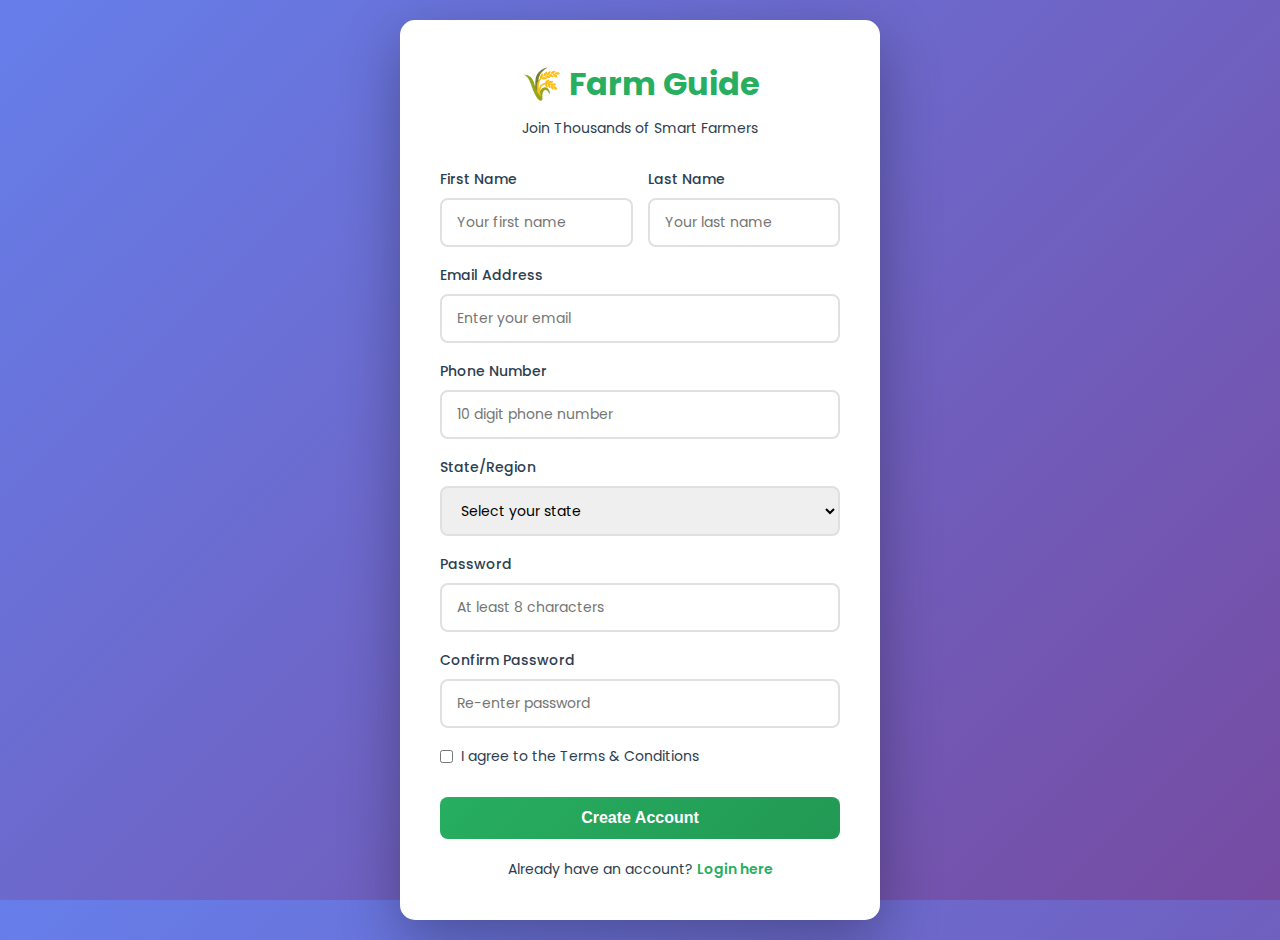
<file: register.html>
<!DOCTYPE html>
<html lang="en">
<head>
    <meta charset="UTF-8">
    <meta name="viewport" content="width=device-width, initial-scale=1.0">
    <title>Register - Farm Guide</title>
    <style>
        @import url('https://fonts.googleapis.com/css2?family=Poppins:wght@300;400;500;600;700;800&display=swap');

        * { margin: 0; padding: 0; box-sizing: border-box; }

        :root {
            --primary: #27ae60;
            --primary-dark: #229954;
            --secondary: #f39c12;
            --light: #ecf0f1;
            --dark: #2c3e50;
            --danger: #e74c3c;
            --success: #27ae60;
        }

        html, body {
            height: 100%;
            font-family: 'Poppins', sans-serif;
            background: linear-gradient(135deg, #667eea 0%, #764ba2 100%);
        }

        .register-container {
            display: flex;
            min-height: 100vh;
            align-items: center;
            justify-content: center;
            padding: 20px;
        }

        .register-card {
            background: white;
            border-radius: 15px;
            box-shadow: 0 20px 60px rgba(0, 0, 0, 0.3);
            width: 100%;
            max-width: 480px;
            padding: 40px;
            animation: slideUp 0.6s ease-out;
        }

        @keyframes slideUp {
            from {
                opacity: 0;
                transform: translateY(30px);
            }
            to {
                opacity: 1;
                transform: translateY(0);
            }
        }

        .logo {
            text-align: center;
            margin-bottom: 30px;
        }

        .logo h1 {
            font-size: 32px;
            color: var(--primary);
            margin-bottom: 10px;
        }

        .logo p {
            color: var(--dark);
            font-size: 14px;
        }

        .form-group {
            margin-bottom: 18px;
        }

        label {
            display: block;
            margin-bottom: 8px;
            color: var(--dark);
            font-weight: 500;
            font-size: 14px;
        }

        input, select {
            width: 100%;
            padding: 12px 15px;
            border: 2px solid #e0e0e0;
            border-radius: 8px;
            font-family: 'Poppins', sans-serif;
            font-size: 14px;
            transition: all 0.3s;
        }

        input:focus, select:focus {
            outline: none;
            border-color: var(--primary);
            box-shadow: 0 0 0 3px rgba(39, 174, 96, 0.1);
        }

        input.error, select.error {
            border-color: var(--danger);
        }

        .error-message {
            color: var(--danger);
            font-size: 12px;
            margin-top: 5px;
            display: none;
        }

        .error-message.show {
            display: block;
        }

        .password-strength {
            font-size: 12px;
            margin-top: 5px;
            padding: 8px;
            border-radius: 4px;
            display: none;
        }

        .password-strength.show {
            display: block;
        }

        .password-strength.weak {
            background: #ffebee;
            color: #c62828;
        }

        .password-strength.medium {
            background: #fff3e0;
            color: #e65100;
        }

        .password-strength.strong {
            background: #e8f5e9;
            color: #2e7d32;
        }

        .form-row {
            display: grid;
            grid-template-columns: 1fr 1fr;
            gap: 15px;
        }

        .checkbox-wrapper {
            display: flex;
            align-items: center;
            gap: 8px;
            margin-bottom: 20px;
        }

        .checkbox-wrapper input {
            width: auto;
            cursor: pointer;
        }

        .checkbox-wrapper label {
            margin: 0;
            cursor: pointer;
            font-weight: 400;
        }

        button {
            width: 100%;
            padding: 12px;
            background: linear-gradient(135deg, var(--primary) 0%, var(--primary-dark) 100%);
            color: white;
            border: none;
            border-radius: 8px;
            font-weight: 600;
            font-size: 16px;
            cursor: pointer;
            transition: all 0.3s;
            margin-top: 10px;
        }

        button:hover {
            transform: translateY(-2px);
            box-shadow: 0 10px 25px rgba(39, 174, 96, 0.3);
        }

        button:disabled {
            opacity: 0.6;
            cursor: not-allowed;
        }

        .login-link {
            text-align: center;
            margin-top: 20px;
            color: var(--dark);
            font-size: 14px;
        }

        .login-link a {
            color: var(--primary);
            text-decoration: none;
            font-weight: 600;
        }

        .login-link a:hover {
            text-decoration: underline;
        }

        .success-message {
            background: #d4edda;
            color: #155724;
            padding: 12px;
            border-radius: 5px;
            margin-bottom: 20px;
            display: none;
        }

        .success-message.show {
            display: block;
        }

        .loading {
            display: none;
            text-align: center;
            color: var(--primary);
            font-size: 14px;
        }

        .loading.show {
            display: block;
        }
    </style>
</head>
<body>
    <div class="register-container">
        <div class="register-card">
            <div class="logo">
                <h1>🌾 Farm Guide</h1>
                <p>Join Thousands of Smart Farmers</p>
            </div>

            <div class="success-message" id="successMessage">
                Registration successful! Redirecting to login...
            </div>

            <form id="registerForm">
                <div class="form-row">
                    <div class="form-group">
                        <label for="firstName">First Name</label>
                        <input type="text" id="firstName" name="firstName" placeholder="Your first name" required>
                        <div class="error-message" id="firstNameError"></div>
                    </div>
                    <div class="form-group">
                        <label for="lastName">Last Name</label>
                        <input type="text" id="lastName" name="lastName" placeholder="Your last name" required>
                        <div class="error-message" id="lastNameError"></div>
                    </div>
                </div>

                <div class="form-group">
                    <label for="email">Email Address</label>
                    <input type="email" id="email" name="email" placeholder="Enter your email" required>
                    <div class="error-message" id="emailError"></div>
                </div>

                <div class="form-group">
                    <label for="phone">Phone Number</label>
                    <input type="tel" id="phone" name="phone" placeholder="10 digit phone number" required>
                    <div class="error-message" id="phoneError"></div>
                </div>

                <div class="form-group">
                    <label for="farmState">State/Region</label>
                    <select id="farmState" name="farmState" required>
                        <option value="">Select your state</option>
                        <option value="Uttar Pradesh">Uttar Pradesh</option>
                        <option value="Punjab">Punjab</option>
                        <option value="Haryana">Haryana</option>
                        <option value="Rajasthan">Rajasthan</option>
                        <option value="Gujarat">Gujarat</option>
                        <option value="Maharashtra">Maharashtra</option>
                        <option value="Karnataka">Karnataka</option>
                        <option value="Tamil Nadu">Tamil Nadu</option>
                        <option value="Andhra Pradesh">Andhra Pradesh</option>
                        <option value="Telangana">Telangana</option>
                        <option value="Bihar">Bihar</option>
                        <option value="Madhya Pradesh">Madhya Pradesh</option>
                    </select>
                    <div class="error-message" id="stateError"></div>
                </div>

                <div class="form-group">
                    <label for="password">Password</label>
                    <input type="password" id="password" name="password" placeholder="At least 8 characters" required>
                    <div class="password-strength" id="passwordStrength"></div>
                    <div class="error-message" id="passwordError"></div>
                </div>

                <div class="form-group">
                    <label for="confirmPassword">Confirm Password</label>
                    <input type="password" id="confirmPassword" name="confirmPassword" placeholder="Re-enter password" required>
                    <div class="error-message" id="confirmPasswordError"></div>
                </div>

                <div class="checkbox-wrapper">
                    <input type="checkbox" id="agreeTerms" name="agreeTerms" required>
                    <label for="agreeTerms">I agree to the Terms & Conditions</label>
                </div>

                <div class="loading" id="loading">
                    Creating your account... <span>⏳</span>
                </div>

                <button type="submit">Create Account</button>
            </form>

            <div class="login-link">
                Already have an account? <a href="login.html">Login here</a>
            </div>
        </div>
    </div>

    <script>
        const registerForm = document.getElementById('registerForm');
        const passwordInput = document.getElementById('password');
        const passwordStrength = document.getElementById('passwordStrength');

        // Password strength indicator
        passwordInput.addEventListener('input', () => {
            const password = passwordInput.value;
            let strength = 'weak';
            let message = '❌ Weak password';

            if (password.length >= 8 && /[A-Z]/.test(password) && /[0-9]/.test(password) && /[^a-zA-Z0-9]/.test(password)) {
                strength = 'strong';
                message = '✅ Strong password';
            } else if (password.length >= 8 && /[A-Z]/.test(password) && /[0-9]/.test(password)) {
                strength = 'medium';
                message = '⚠️ Medium password';
            }

            passwordStrength.className = `password-strength show ${strength}`;
            passwordStrength.textContent = message;
        });

        registerForm.addEventListener('submit', (e) => {
            e.preventDefault();

            const firstName = document.getElementById('firstName').value.trim();
            const lastName = document.getElementById('lastName').value.trim();
            const email = document.getElementById('email').value.trim();
            const phone = document.getElementById('phone').value.trim();
            const farmState = document.getElementById('farmState').value;
            const password = document.getElementById('password').value;
            const confirmPassword = document.getElementById('confirmPassword').value;
            const agreeTerms = document.getElementById('agreeTerms').checked;

            let isValid = true;

            // Validation
            if (firstName.length < 2) {
                showError('firstNameError', 'First name must be at least 2 characters');
                isValid = false;
            } else clearError('firstNameError', 'firstName');

            if (lastName.length < 2) {
                showError('lastNameError', 'Last name must be at least 2 characters');
                isValid = false;
            } else clearError('lastNameError', 'lastName');

            if (!email.includes('@')) {
                showError('emailError', 'Please enter a valid email');
                isValid = false;
            } else clearError('emailError', 'email');

            if (phone.length !== 10 || !isDigits(phone)) {
                showError('phoneError', 'Please enter a valid 10-digit phone number');
                isValid = false;
            } else clearError('phoneError', 'phone');

            if (!farmState) {
                showError('stateError', 'Please select your state');
                isValid = false;
            } else clearError('stateError', 'farmState');

            if (password.length < 8) {
                showError('passwordError', 'Password must be at least 8 characters');
                isValid = false;
            } else clearError('passwordError', 'password');

            if (password !== confirmPassword) {
                showError('confirmPasswordError', 'Passwords do not match');
                isValid = false;
            } else clearError('confirmPasswordError', 'confirmPassword');

            if (!agreeTerms) {
                alert('Please agree to the Terms & Conditions');
                isValid = false;
            }

            if (!isValid) return;

            // Check if user already exists
            const users = JSON.parse(localStorage.getItem('farmGuideUsers') || '{}');
            if (users[email]) {
                showError('emailError', 'Email already registered');
                return;
            }

            // Show loading
            document.getElementById('loading').classList.add('show');

            // Simulate server registration
            setTimeout(() => {
                // Store new user
                users[email] = {
                    firstName,
                    lastName,
                    email,
                    phone,
                    farmState,
                    password,
                    registeredDate: new Date(),
                    preferences: {}
                };

                localStorage.setItem('farmGuideUsers', JSON.stringify(users));

                document.getElementById('loading').classList.remove('show');
                document.getElementById('successMessage').classList.add('show');

                setTimeout(() => {
                    window.location.href = 'login.html';
                }, 2000);
            }, 1500);
        });

        function showError(elementId, message) {
            const errorEl = document.getElementById(elementId);
            const inputEl = errorEl.previousElementSibling;
            errorEl.textContent = message;
            errorEl.classList.add('show');
            inputEl.classList.add('error');
        }

        function clearError(elementId, inputId) {
            const errorEl = document.getElementById(elementId);
            const inputEl = document.getElementById(inputId);
            errorEl.classList.remove('show');
            inputEl.classList.remove('error');
        }

        function isDigits(str) {
            return /^\d+$/.test(str);
        }
    </script>
</body>
</html>
</file>
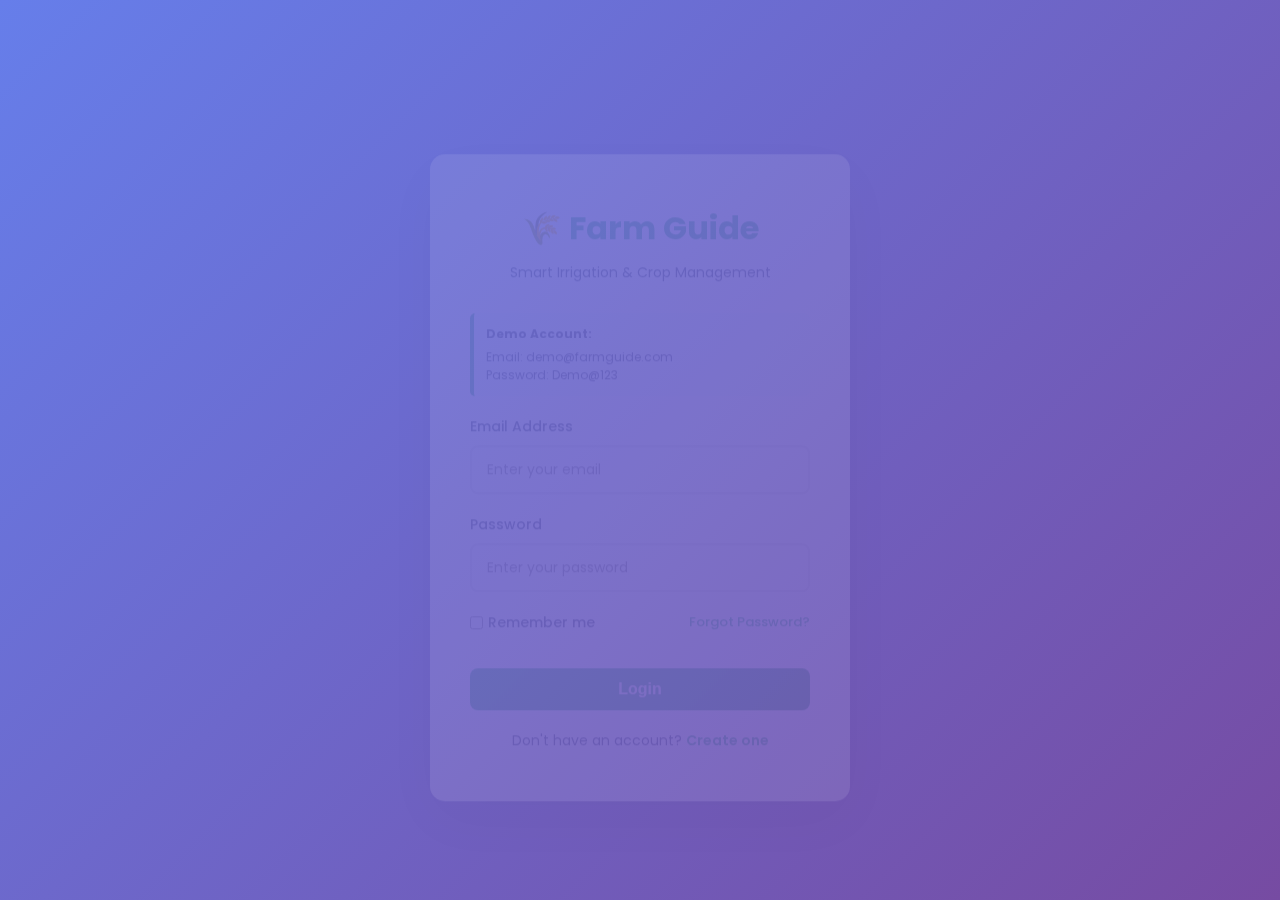
<file: user-dashboard.html>
<!DOCTYPE html>
<html lang="en">
<head>
    <meta charset="UTF-8">
    <meta name="viewport" content="width=device-width, initial-scale=1.0">
    <title>Dashboard - Farm Guide</title>
    <style>
        @import url('https://fonts.googleapis.com/css2?family=Poppins:wght@300;400;500;600;700;800&display=swap');

        * { margin: 0; padding: 0; box-sizing: border-box; }

        :root {
            --primary: #27ae60;
            --primary-dark: #229954;
            --secondary: #f39c12;
            --accent: #e74c3c;
            --info: #3498db;
            --success: #27ae60;
            --dark: #2c3e50;
            --light: #ecf0f1;
            --shadow: 0 10px 30px rgba(0, 0, 0, 0.1);
        }

        html, body {
            height: 100%;
            font-family: 'Poppins', sans-serif;
            background: linear-gradient(135deg, #f5f7fa 0%, #c3cfe2 100%);
            color: var(--dark);
        }

        .navbar {
            background: linear-gradient(135deg, var(--primary) 0%, var(--primary-dark) 100%);
            padding: 20px 40px;
            display: flex;
            justify-content: space-between;
            align-items: center;
            color: white;
            box-shadow: var(--shadow);
            flex-wrap: wrap;
            gap: 20px;
        }

        .navbar h1 {
            font-size: 24px;
        }

        .nav-buttons {
            display: flex;
            gap: 15px;
            align-items: center;
        }

        .nav-buttons button, .nav-buttons a {
            background: rgba(255, 255, 255, 0.2);
            border: 1px solid white;
            padding: 10px 20px;
            border-radius: 5px;
            color: white;
            cursor: pointer;
            text-decoration: none;
            font-weight: 500;
            transition: all 0.3s;
        }

        .nav-buttons button:hover, .nav-buttons a:hover {
            background: white;
            color: var(--primary);
        }

        .user-greeting {
            display: flex;
            align-items: center;
            gap: 10px;
        }

        .avatar {
            width: 40px;
            height: 40px;
            border-radius: 50%;
            background: rgba(255, 255, 255, 0.3);
            display: flex;
            align-items: center;
            justify-content: center;
            font-size: 20px;
        }

        .container {
            padding: 40px;
            max-width: 1400px;
            margin: 0 auto;
        }

        .welcome-card {
            background: white;
            padding: 30px;
            border-radius: 15px;
            margin-bottom: 30px;
            box-shadow: var(--shadow);
            display: flex;
            justify-content: space-between;
            align-items: center;
        }

        .welcome-text h2 {
            color: var(--primary);
            font-size: 24px;
            margin-bottom: 10px;
        }

        .welcome-text p {
            color: #666;
            font-size: 14px;
        }

        .quick-actions {
            display: grid;
            grid-template-columns: repeat(auto-fit, minmax(150px, 1fr));
            gap: 15px;
        }

        .quick-action-btn {
            background: linear-gradient(135deg, var(--info) 0%, #2980b9 100%);
            color: white;
            padding: 12px 20px;
            border: none;
            border-radius: 8px;
            cursor: pointer;
            text-decoration: none;
            font-weight: 600;
            transition: all 0.3s;
            text-align: center;
        }

        .quick-action-btn:hover {
            transform: translateY(-3px);
            box-shadow: 0 5px 20px rgba(52, 152, 219, 0.3);
        }

        .dashboard-grid {
            display: grid;
            grid-template-columns: repeat(auto-fit, minmax(300px, 1fr));
            gap: 25px;
            margin-bottom: 30px;
        }

        .card {
            background: white;
            padding: 25px;
            border-radius: 15px;
            box-shadow: var(--shadow);
            transition: all 0.3s;
        }

        .card:hover {
            transform: translateY(-5px);
            box-shadow: 0 15px 40px rgba(0, 0, 0, 0.15);
        }

        .card h3 {
            color: var(--primary);
            margin-bottom: 15px;
            font-size: 18px;
            display: flex;
            align-items: center;
            gap: 10px;
        }

        .card-content {
            color: #666;
            font-size: 14px;
            line-height: 1.6;
        }

        .stat-box {
            background: linear-gradient(135deg, var(--primary) 0%, var(--primary-dark) 100%);
            color: white;
            padding: 20px;
            border-radius: 10px;
            margin-bottom: 15px;
            display: flex;
            justify-content: space-between;
            align-items: center;
        }

        .stat-number {
            font-size: 32px;
            font-weight: 700;
        }

        .stat-label {
            font-size: 12px;
            opacity: 0.9;
        }

        .crop-item {
            background: #f8f9fa;
            padding: 15px;
            border-radius: 8px;
            margin-bottom: 10px;
            display: flex;
            justify-content: space-between;
            align-items: center;
            border-left: 4px solid var(--primary);
        }

        .crop-item strong {
            color: var(--dark);
        }

        .crop-item small {
            color: #999;
            font-size: 12px;
        }

        .action-links {
            display: flex;
            gap: 10px;
            margin-top: 15px;
            flex-wrap: wrap;
        }

        .action-links a, .action-links button {
            background: var(--primary);
            color: white;
            padding: 8px 15px;
            border-radius: 5px;
            text-decoration: none;
            cursor: pointer;
            border: none;
            font-size: 12px;
            transition: all 0.3s;
        }

        .action-links a:hover, .action-links button:hover {
            background: var(--primary-dark);
        }

        .activity-item {
            padding: 15px;
            border-bottom: 1px solid #f0f0f0;
            font-size: 13px;
        }

        .activity-item:last-child {
            border-bottom: none;
        }

        .activity-time {
            color: #999;
            font-size: 11px;
        }

        .stats-row {
            display: grid;
            grid-template-columns: repeat(auto-fit, minmax(200px, 1fr));
            gap: 20px;
            margin-bottom: 30px;
        }

        .modal {
            display: none;
            position: fixed;
            top: 0;
            left: 0;
            width: 100%;
            height: 100%;
            background: rgba(0, 0, 0, 0.5);
            z-index: 1000;
            align-items: center;
            justify-content: center;
        }

        .modal.show {
            display: flex;
        }

        .modal-content {
            background: white;
            padding: 40px;
            border-radius: 15px;
            max-width: 500px;
            width: 90%;
            max-height: 80vh;
            overflow-y: auto;
        }

        .modal h2 {
            color: var(--primary);
            margin-bottom: 20px;
        }

        .form-group {
            margin-bottom: 15px;
        }

        .form-group label {
            display: block;
            margin-bottom: 5px;
            color: var(--dark);
            font-weight: 500;
            font-size: 13px;
        }

        .form-group input, .form-group select {
            width: 100%;
            padding: 10px;
            border: 1px solid #ddd;
            border-radius: 5px;
            font-family: 'Poppins', sans-serif;
        }

        .form-group input:focus, .form-group select:focus {
            outline: none;
            border-color: var(--primary);
            box-shadow: 0 0 0 3px rgba(39, 174, 96, 0.1);
        }

        .modal-buttons {
            display: flex;
            gap: 10px;
            margin-top: 20px;
        }

        .modal-buttons button {
            flex: 1;
            padding: 10px;
            border: none;
            border-radius: 5px;
            cursor: pointer;
            font-weight: 600;
        }

        .save-btn {
            background: var(--primary);
            color: white;
        }

        .cancel-btn {
            background: #ddd;
            color: var(--dark);
        }

        .badge {
            display: inline-block;
            padding: 5px 10px;
            border-radius: 20px;
            font-size: 11px;
            font-weight: 600;
        }

        .badge.active {
            background: #d4edda;
            color: #155724;
        }

        .badge.pending {
            background: #fff3cd;
            color: #856404;
        }

        @media (max-width: 768px) {
            .navbar {
                flex-direction: column;
                text-align: center;
            }

            .welcome-card {
                flex-direction: column;
                text-align: center;
            }

            .dashboard-grid {
                grid-template-columns: 1fr;
            }
        }

        .empty-state {
            text-align: center;
            padding: 40px;
            color: #999;
        }

        .empty-state-icon {
            font-size: 48px;
            margin-bottom: 15px;
        }

        .sync-status {
            font-size: 12px;
            color: #999;
        }
    </style>
</head>
<body>
    <div class="navbar">
        <h1>🌾 Farm Guide Dashboard</h1>
        <div class="nav-buttons">
            <a href="kisan-sahayak.html">🤖 Kisan Sahayak</a>
            <a href="index.html">📊 Simulator</a>
            <a href="calculator.html">🧮 Calculator</a>
            <button onclick="logout()">Logout</button>
        </div>
    </div>

    <div class="container">
        <!-- Welcome Card -->
        <div class="welcome-card">
            <div class="welcome-text">
                <h2 id="greetingName">Welcome, Farmer! 👋</h2>
                <p>Manage your crops, track irrigation, and get personalized recommendations</p>
                <div class="sync-status">✅ Data synced to cloud</div>
            </div>
            <div class="quick-actions">
                <button class="quick-action-btn" onclick="openAddCropModal()">➕ Add Crop</button>
                <button class="quick-action-btn" onclick="openScheduleModal()">📅 Schedule Irrigation</button>
                <button class="quick-action-btn" onclick="openSettingsModal()">⚙️ Settings</button>
            </div>
        </div>

        <!-- Statistics Row -->
        <div class="stats-row">
            <div class="card">
                <h3>📊 Your Farm Overview</h3>
                <div class="stat-box">
                    <div>
                        <div class="stat-number" id="totalCrops">0</div>
                        <div class="stat-label">Total Crops</div>
                    </div>
                    <div style="text-align: right;">
                        <div class="stat-number" id="totalArea">0</div>
                        <div class="stat-label">Acres</div>
                    </div>
                </div>
                <button class="action-links" style="display: block; width: 100%; margin-top: 15px;" onclick="viewFarmDetails()" style="padding: 10px; border: none; background: var(--primary); color: white; border-radius: 5px; cursor: pointer;">View Details</button>
            </div>

            <div class="card">
                <h3>🌾 Active Crops</h3>
                <div id="activeCropsList" class="card-content">
                    <div class="empty-state">
                        <p>No crops added yet</p>
                        <button class="action-links" style="display: inline-block; margin-top: 10px;" onclick="openAddCropModal()">Add First Crop</button>
                    </div>
                </div>
            </div>

            <div class="card">
                <h3>💧 Next Irrigation</h3>
                <div id="irrigationStatus" class="card-content">
                    <p>No schedule set</p>
                    <button class="action-links" style="display: inline-block; margin-top: 10px;" onclick="openScheduleModal()">Schedule Now</button>
                </div>
            </div>
        </div>

        <!-- Main Dashboard Grid -->
        <div class="dashboard-grid">
            <!-- My Crops Card -->
            <div class="card">
                <h3>🌱 My Crops</h3>
                <div id="cropsList" class="card-content">
                    <div class="empty-state-icon">🌾</div>
                    <p style="text-align: center; color: #999;">No crops added yet. Start by adding your first crop!</p>
                </div>
            </div>

            <!-- Recent Activity -->
            <div class="card">
                <h3>📝 Recent Activity</h3>
                <div id="activityList" class="card-content">
                    <div class="activity-item">
                        <strong>Dashboard accessed</strong>
                        <div class="activity-time">Just now</div>
                    </div>
                    <div class="activity-item">
                        <strong>Account created</strong>
                        <div class="activity-time">Today</div>
                    </div>
                </div>
            </div>

            <!-- Quick Tips -->
            <div class="card">
                <h3>💡 Smart Recommendations</h3>
                <div class="card-content">
                    <p>✓ Check weather forecast before irrigation</p>
                    <p>✓ Monitor soil moisture with moisture meter</p>
                    <p>✓ Mulch helps retain soil moisture</p>
                    <p>✓ Drip irrigation saves 30-40% water</p>
                </div>
            </div>

            <!-- Resources -->
            <div class="card">
                <h3>📚 Resources</h3>
                <div class="action-links">
                    <a href="kisan-sahayak.html">🤖 Ask Kisan Sahayak</a>
                    <a href="index.html">📊 Run Simulator</a>
                    <a href="calculator.html">🧮 Water Calculator</a>
                </div>
            </div>

            <!-- Data Management -->
            <div class="card">
                <h3>🔐 Data & Privacy</h3>
                <div class="card-content">
                    <p><strong>Cloud Backup:</strong> ✅ Enabled</p>
                    <p><strong>Auto-Sync:</strong> Every 1 hour</p>
                    <p><strong>Last Sync:</strong> Just now</p>
                    <button class="action-links" style="display: block; width: 100%; margin-top: 10px;" onclick="exportData()">📥 Export Data</button>
                </div>
            </div>

            <!-- Farm Profile -->
            <div class="card">
                <h3>👨‍🌾 Farm Profile</h3>
                <div class="card-content">
                    <p id="farmProfileInfo">
                        <strong>Loading profile...</strong>
                    </p>
                    <button class="action-links" style="display: block; width: 100%; margin-top: 10px;" onclick="openSettingsModal()">Edit Profile</button>
                </div>
            </div>
        </div>
    </div>

    <!-- Add Crop Modal -->
    <div id="addCropModal" class="modal">
        <div class="modal-content">
            <h2>Add New Crop 🌾</h2>
            <form id="cropForm">
                <div class="form-group">
                    <label>Crop Name</label>
                    <select id="cropName" required>
                        <option value="">Select a crop</option>
                        <option value="Wheat">Wheat</option>
                        <option value="Rice">Rice</option>
                        <option value="Cotton">Cotton</option>
                        <option value="Sugarcane">Sugarcane</option>
                        <option value="Maize">Maize</option>
                        <option value="Vegetables">Vegetables</option>
                        <option value="Fruits">Fruits</option>
                        <option value="Other">Other</option>
                    </select>
                </div>
                <div class="form-group">
                    <label>Area (acres)</label>
                    <input type="number" id="cropArea" min="0" step="0.5" required>
                </div>
                <div class="form-group">
                    <label>Sowing Date</label>
                    <input type="date" id="sowingDate" required>
                </div>
                <div class="form-group">
                    <label>Expected Harvest Date</label>
                    <input type="date" id="harvestDate" required>
                </div>
                <div class="form-group">
                    <label>Soil Type</label>
                    <select id="soilType" required>
                        <option value="">Select soil type</option>
                        <option value="Clay">Clay (High retention)</option>
                        <option value="Sandy">Sandy (Low retention)</option>
                        <option value="Loam">Loam (Balanced)</option>
                        <option value="Silty">Silty (Moderate retention)</option>
                    </select>
                </div>
                <div class="modal-buttons">
                    <button type="submit" class="save-btn">Save Crop</button>
                    <button type="button" class="cancel-btn" onclick="closeModal('addCropModal')">Cancel</button>
                </div>
            </form>
        </div>
    </div>

    <!-- Schedule Irrigation Modal -->
    <div id="scheduleModal" class="modal">
        <div class="modal-content">
            <h2>Schedule Irrigation 💧</h2>
            <form id="scheduleForm">
                <div class="form-group">
                    <label>Select Crop</label>
                    <select id="scheduleCrop" required>
                        <option value="">Select a crop</option>
                    </select>
                </div>
                <div class="form-group">
                    <label>Irrigation Date</label>
                    <input type="date" id="irrigationDate" required>
                </div>
                <div class="form-group">
                    <label>Water Amount (mm)</label>
                    <input type="number" id="waterAmount" min="0" step="5" required>
                </div>
                <div class="form-group">
                    <label>Method</label>
                    <select id="irrigationMethod" required>
                        <option value="">Select method</option>
                        <option value="Drip">Drip Irrigation</option>
                        <option value="Sprinkler">Sprinkler</option>
                        <option value="Flood">Flood/Basin</option>
                        <option value="Furrow">Furrow</option>
                    </select>
                </div>
                <div class="modal-buttons">
                    <button type="submit" class="save-btn">Schedule</button>
                    <button type="button" class="cancel-btn" onclick="closeModal('scheduleModal')">Cancel</button>
                </div>
            </form>
        </div>
    </div>

    <!-- Settings Modal -->
    <div id="settingsModal" class="modal">
        <div class="modal-content">
            <h2>Settings ⚙️</h2>
            <form id="settingsForm">
                <div class="form-group">
                    <label>Language</label>
                    <select id="language">
                        <option value="en">English</option>
                        <option value="hi">Hindi (हिंदी)</option>
                        <option value="pa">Punjabi (ਪੰਜਾਬੀ)</option>
                    </select>
                </div>
                <div class="form-group">
                    <label>
                        <input type="checkbox" id="notificationsEnabled" checked>
                        Enable Push Notifications
                    </label>
                </div>
                <div class="form-group">
                    <label>
                        <input type="checkbox" id="emailNotifications" checked>
                        Email Notifications
                    </label>
                </div>
                <div class="form-group">
                    <label>Irrigation Reminder</label>
                    <select id="reminderFrequency">
                        <option value="1">Daily</option>
                        <option value="2">Every 2 days</option>
                        <option value="3">Every 3 days</option>
                        <option value="7">Weekly</option>
                    </select>
                </div>
                <div class="modal-buttons">
                    <button type="submit" class="save-btn">Save Settings</button>
                    <button type="button" class="cancel-btn" onclick="closeModal('settingsModal')">Cancel</button>
                </div>
            </form>
        </div>
    </div>

    <script>
        let userCrops = [];
        let irrigationSchedule = [];

        // Check authentication
        window.addEventListener('load', () => {
            const currentUser = localStorage.getItem('farmGuideUser');
            if (!currentUser) {
                window.location.href = 'login.html';
                return;
            }

            const user = JSON.parse(currentUser);
            document.getElementById('greetingName').textContent = `Welcome, ${user.email.split('@')[0]}! 👋`;
            document.getElementById('farmProfileInfo').innerHTML = `
                <p><strong>Email:</strong> ${user.email}</p>
                <p><strong>Farm Region:</strong> ${localStorage.getItem('farmState') || 'Not set'}</p>
                <p><strong>Member Since:</strong> Today</p>
            `;

            loadUserData();
        });

        function loadUserData() {
            const userEmail = JSON.parse(localStorage.getItem('farmGuideUser')).email;
            const allCrops = JSON.parse(localStorage.getItem('farmGuideAllCrops') || '{}');
            userCrops = allCrops[userEmail] || [];
            
            displayCrops();
            updateStats();
        }

        function displayCrops() {
            const cropsList = document.getElementById('cropsList');
            const activeCropsList = document.getElementById('activeCropsList');
            const scheduleCrop = document.getElementById('scheduleCrop');

            // Clear existing options except default
            while (scheduleCrop.options.length > 1) {
                scheduleCrop.remove(1);
            }

            if (userCrops.length === 0) {
                cropsList.innerHTML = `
                    <div class="empty-state-icon">🌾</div>
                    <p style="text-align: center; color: #999;">No crops added yet. Start by adding your first crop!</p>
                `;
                activeCropsList.innerHTML = `
                    <p style="text-align: center; color: #999;">Add crops to see active ones</p>
                `;
                return;
            }

            let cropsHTML = '';
            userCrops.forEach((crop, index) => {
                cropsHTML += `
                    <div class="crop-item">
                        <div>
                            <strong>${crop.name}</strong>
                            <small>${crop.area} acres | ${crop.soilType}</small>
                        </div>
                        <span class="badge active">Active</span>
                    </div>
                `;
                
                scheduleCrop.innerHTML += `<option value="${crop.name}">${crop.name}</option>`;
            });

            cropsList.innerHTML = cropsHTML;
            activeCropsList.innerHTML = cropsHTML;

            document.getElementById('totalCrops').textContent = userCrops.length;
            document.getElementById('totalArea').textContent = userCrops.reduce((sum, c) => sum + parseFloat(c.area), 0).toFixed(1);
        }

        function updateStats() {
            // Update irrigation status
            if (irrigationSchedule.length > 0) {
                const nextIrrigation = irrigationSchedule[0];
                document.getElementById('irrigationStatus').innerHTML = `
                    <p><strong>Next Irrigation:</strong> ${nextIrrigation.date}</p>
                    <p><strong>Crop:</strong> ${nextIrrigation.crop}</p>
                    <p><strong>Amount:</strong> ${nextIrrigation.water} mm</p>
                `;
            }
        }

        // Modal functions
        function openModal(modalId) {
            document.getElementById(modalId).classList.add('show');
        }

        function closeModal(modalId) {
            document.getElementById(modalId).classList.remove('show');
        }

        function openAddCropModal() { openModal('addCropModal'); }
        function openScheduleModal() { openModal('scheduleModal'); }
        function openSettingsModal() { openModal('settingsModal'); }

        // Form submissions
        document.getElementById('cropForm').addEventListener('submit', (e) => {
            e.preventDefault();
            
            const crop = {
                name: document.getElementById('cropName').value,
                area: document.getElementById('cropArea').value,
                sowingDate: document.getElementById('sowingDate').value,
                harvestDate: document.getElementById('harvestDate').value,
                soilType: document.getElementById('soilType').value
            };

            const userEmail = JSON.parse(localStorage.getItem('farmGuideUser')).email;
            const allCrops = JSON.parse(localStorage.getItem('farmGuideAllCrops') || '{}');
            
            if (!allCrops[userEmail]) {
                allCrops[userEmail] = [];
            }
            
            allCrops[userEmail].push(crop);
            localStorage.setItem('farmGuideAllCrops', JSON.stringify(allCrops));

            loadUserData();
            closeModal('addCropModal');
            document.getElementById('cropForm').reset();
            
            alert('Crop added successfully!');
        });

        document.getElementById('scheduleForm').addEventListener('submit', (e) => {
            e.preventDefault();
            
            const schedule = {
                crop: document.getElementById('scheduleCrop').value,
                date: document.getElementById('irrigationDate').value,
                water: document.getElementById('waterAmount').value,
                method: document.getElementById('irrigationMethod').value
            };

            irrigationSchedule.push(schedule);
            irrigationSchedule.sort((a, b) => new Date(a.date) - new Date(b.date));

            updateStats();
            closeModal('scheduleModal');
            document.getElementById('scheduleForm').reset();
            
            alert('Irrigation scheduled successfully!');
        });

        document.getElementById('settingsForm').addEventListener('submit', (e) => {
            e.preventDefault();
            
            const settings = {
                language: document.getElementById('language').value,
                notifications: document.getElementById('notificationsEnabled').checked,
                emailNotifications: document.getElementById('emailNotifications').checked,
                reminderFrequency: document.getElementById('reminderFrequency').value
            };

            localStorage.setItem('farmGuideSettings', JSON.stringify(settings));
            closeModal('settingsModal');
            alert('Settings saved successfully!');
        });

        function logout() {
            if (confirm('Are you sure you want to logout?')) {
                localStorage.removeItem('farmGuideUser');
                window.location.href = 'login.html';
            }
        }

        function exportData() {
            const userData = {
                crops: userCrops,
                schedule: irrigationSchedule,
                exportDate: new Date()
            };

            const dataStr = JSON.stringify(userData, null, 2);
            const dataBlob = new Blob([dataStr], { type: 'application/json' });
            const url = URL.createObjectURL(dataBlob);
            const link = document.createElement('a');
            link.href = url;
            link.download = 'farm-guide-data.json';
            link.click();
        }

        function viewFarmDetails() {
            alert(`Farm Summary:\n\nTotal Crops: ${userCrops.length}\nTotal Area: ${userCrops.reduce((sum, c) => sum + parseFloat(c.area), 0).toFixed(1)} acres\n\nUse the Simulator tool for detailed analysis.`);
        }

        // Close modals on background click
        document.querySelectorAll('.modal').forEach(modal => {
            modal.addEventListener('click', (e) => {
                if (e.target === modal) {
                    modal.classList.remove('show');
                }
            });
        });
    </script>
</body>
</html>
</file>
<file: style.css>
@import url('https://fonts.googleapis.com/css2?family=Poppins:wght@300;400;500;600;700;800;900&display=swap');

:root {
    /* Colors */
    --color-primary: #10B981;
    --color-primary-dark: #059669;
    --color-primary-light: #D1FAE5;
    --color-secondary: #3B82F6;
    --color-accent: #F59E0B;
    --color-danger: #EF4444;
    --color-success: #10B981;
    --color-warning: #F59E0B;
    --color-info: #3B82F6;
    
    /* Background & Surface */
    --color-background: #F9FAFB;
    --color-surface: #FFFFFF;
    --color-surface-elevated: #F3F4F6;
    
    /* Text */
    --color-text-primary: #111827;
    --color-text-secondary: #6B7280;
    --color-text-muted: #9CA3AF;
    
    /* Gradients */
    --gradient-primary: linear-gradient(135deg, #10B981 0%, #059669 100%);
    --gradient-secondary: linear-gradient(135deg, #3B82F6 0%, #1F2937 100%);
    --gradient-subtle: linear-gradient(135deg, #ECFDF5 0%, #D1FAE5 100%);
    
    /* Shadows */
    --shadow-sm: 0 1px 2px rgba(0, 0, 0, 0.05);
    --shadow-md: 0 4px 6px rgba(0, 0, 0, 0.1);
    --shadow-lg: 0 10px 20px rgba(0, 0, 0, 0.15);
    --shadow-glow: 0 0 20px rgba(16, 185, 129, 0.3);
    
    /* Border Radius */
    --radius-sm: 4px;
    --radius-md: 8px;
    --radius-lg: 12px;
    --radius-xl: 16px;
    
    /* Transitions */
    --transition-fast: 150ms ease;
    --transition-base: 300ms ease;
    --transition-slow: 500ms ease;
}

/* ========================================
   RESET & BASE STYLES
   ======================================== */

* {
    margin: 0;
    padding: 0;
    box-sizing: border-box;
}

html {
    font-size: 16px;
    scroll-behavior: smooth;
}

body {
    font-family: 'Poppins', -apple-system, BlinkMacSystemFont, 'Segoe UI', sans-serif;
    background: var(--color-background);
    color: var(--color-text-primary);
    line-height: 1.6;
    -webkit-font-smoothing: antialiased;
    position: relative;
}

/* Logo Watermark Background */
body::before {
    content: '';
    position: fixed;
    top: 50%;
    left: 50%;
    transform: translate(-50%, -50%);
    width: 600px;
    height: 600px;
    background: url('data:image/svg+xml,<svg xmlns="http://www.w3.org/2000/svg" viewBox="0 0 200 200"><circle cx="100" cy="100" r="95" fill="none" stroke="%2310B981" stroke-width="1"/><circle cx="100" cy="100" r="85" fill="none" stroke="%2310B981" stroke-width="0.5"/><circle cx="100" cy="100" r="75" fill="none" stroke="%2310B981" stroke-width="0.5" stroke-dasharray="5,5"/><path d="M 100 30 L 105 60 L 100 55 L 95 60 Z" fill="%2310B981"/><circle cx="100" cy="70" r="8" fill="%2310B981"/><path d="M 70 110 Q 100 90 130 110" fill="none" stroke="%2310B981" stroke-width="1"/><path d="M 65 140 L 70 155 L 100 145 L 130 155 L 135 140" fill="none" stroke="%2310B981" stroke-width="1"/><text x="100" y="185" font-size="8" text-anchor="middle" fill="%2310B981" font-weight="bold" font-family="Arial">AGRICULTURE</text></svg>') no-repeat center;
    background-size: contain;
    opacity: 0.08;
    pointer-events: none;
    z-index: 0;
}

body > * {
    position: relative;
    z-index: 1;
}

/* ========================================
   TYPOGRAPHY
   ======================================== */

h1 {
    font-size: 3rem;
    font-weight: 700;
    line-height: 1.2;
}

h2 {
    font-size: 2.25rem;
    font-weight: 700;
    line-height: 1.2;
}

h3 {
    font-size: 1.5rem;
    font-weight: 600;
}

h4 {
    font-size: 1.125rem;
    font-weight: 600;
}

p {
    color: var(--color-text-secondary);
    line-height: 1.8;
}

a {
    color: var(--color-primary);
    text-decoration: none;
    transition: color var(--transition-fast);
}

a:hover {
    color: var(--color-primary-dark);
}

/* ========================================
   NAVIGATION
   ======================================== */

.navbar {
    background: white;
    box-shadow: var(--shadow-md);
    position: sticky;
    top: 0;
    z-index: 100;
    transition: all var(--transition-base);
}

.navbar .container {
    display: flex;
    justify-content: space-between;
    align-items: center;
    padding: 1rem 1rem;
    max-width: 1280px;
    margin: 0 auto;
}

.nav-brand {
    display: flex;
    align-items: center;
    gap: 0.5rem;
    font-weight: 700;
    color: var(--color-primary);
}

.logo-icon {
    font-size: 1.8rem;
}

.nav-brand h2 {
    font-size: 1.3rem;
    margin: 0;
}

.nav-links {
    display: flex;
    gap: 2rem;
    align-items: center;
    flex: 1;
    justify-content: center;
}

.nav-links a {
    color: var(--color-text-secondary);
    font-weight: 500;
    transition: color var(--transition-fast);
}

.nav-links a.active,
.nav-links a:hover {
    color: var(--color-primary);
}

/* ========================================
   LANGUAGE SWITCHER
   ======================================== */

.language-switcher {
    display: flex;
    align-items: center;
    gap: 0.5rem;
    background: var(--color-surface-elevated);
    border-radius: var(--radius-lg);
    padding: 0.5rem;
    border: 2px solid var(--color-primary-light);
    transition: all var(--transition-fast);
}

.lang-btn {
    padding: 0.5rem 1rem;
    border: none;
    background: transparent;
    color: var(--color-text-secondary);
    font-weight: 600;
    cursor: pointer;
    border-radius: var(--radius-md);
    transition: all var(--transition-fast);
    font-size: 0.9rem;
}

.lang-btn.active {
    background: var(--gradient-primary);
    color: white;
    box-shadow: var(--shadow-md);
}

.lang-btn:hover:not(.active) {
    color: var(--color-primary);
    background: rgba(16, 185, 129, 0.1);
}

/* ========================================
   BUTTONS
   ======================================== */

.btn {
    padding: 0.75rem 1.5rem;
    border: none;
    border-radius: var(--radius-lg);
    font-size: 1rem;
    font-weight: 600;
    cursor: pointer;
    transition: all var(--transition-base);
    display: inline-flex;
    align-items: center;
    gap: 0.5rem;
}

.btn-primary {
    background: var(--gradient-primary);
    color: white;
    box-shadow: 0 4px 14px rgba(16, 185, 129, 0.3);
}

.btn-primary:hover {
    box-shadow: 0 6px 20px rgba(16, 185, 129, 0.4);
    transform: translateY(-2px);
}

.btn-secondary {
    background: var(--color-surface-elevated);
    color: var(--color-text-primary);
    border: 2px solid var(--color-primary-light);
}

.btn-secondary:hover {
    background: var(--color-primary-light);
}

.btn-hero {
    background: var(--gradient-primary);
    color: white;
    padding: 1rem 2.5rem;
    font-size: 1.125rem;
    box-shadow: 0 4px 14px rgba(16, 185, 129, 0.4);
}

.btn-hero:hover {
    transform: translateY(-2px);
    box-shadow: 0 6px 20px rgba(16, 185, 129, 0.5);
}

.btn-cta {
    background: linear-gradient(135deg, #16a34a 0%, #15803d 100%);
    color: white;
    padding: 1.25rem 3rem;
    font-size: 1.125rem;
    box-shadow: 0 4px 14px rgba(0, 0, 0, 0.2);
}

.btn-small {
    padding: 0.5rem 1rem;
    font-size: 0.875rem;
}

/* ========================================
   HERO SECTION
   ======================================== */

.hero {
    position: relative;
    height: 500px;
    background: linear-gradient(135deg, #1F2937 0%, #059669 100%);
    color: white;
    display: flex;
    align-items: center;
    justify-content: center;
    overflow: hidden;
    background-image: url('https://images.unsplash.com/photo-1574943320219-553eb213f72d?w=1600&h=500&fit=crop');
    background-size: cover;
    background-position: center;
}

.hero-overlay {
    position: absolute;
    inset: 0;
    background: linear-gradient(to bottom, rgba(0,0,0,0.4), rgba(0,0,0,0.6));
    z-index: 1;
}

.hero-content {
    position: relative;
    z-index: 2;
    text-align: center;
    max-width: 800px;
    animation: fadeIn 0.8s ease-out;
}

.hero h1 {
    font-size: clamp(2rem, 5vw, 3.5rem);
    margin-bottom: 1rem;
    font-weight: 900;
    text-shadow: 0 4px 12px rgba(0,0,0,0.5);
}

.hero p {
    font-size: clamp(1.1rem, 2vw, 1.4rem);
    margin-bottom: 2rem;
    color: rgba(255,255,255,0.95);
    text-shadow: 0 2px 8px rgba(0,0,0,0.5);
}

/* ========================================
   CONTAINER
   ======================================== */

.container {
    max-width: 1280px;
    margin: 0 auto;
    padding: 0 1rem;
}

/* ========================================
   SECTIONS
   ======================================== */

.section {
    padding: 4rem 0;
    background: white;
}

.section-light {
    background: var(--gradient-subtle);
}

.section-header {
    text-align: center;
    margin-bottom: 3rem;
}

.section-header h2 {
    margin-bottom: 0.5rem;
    color: var(--color-text-primary);
}

.section-header p {
    font-size: 1.1rem;
    color: var(--color-text-secondary);
}

/* ========================================
   GRIDS
   ======================================== */

.stats-grid {
    display: grid;
    grid-template-columns: repeat(auto-fit, minmax(250px, 1fr));
    gap: 1.5rem;
    margin-top: 2rem;
}

.stat-card {
    background: white;
    border-radius: var(--radius-xl);
    padding: 2rem 1.5rem;
    text-align: center;
    box-shadow: var(--shadow-md);
    border-top: 4px solid var(--color-primary);
    transition: all var(--transition-base);
}

.stat-card:hover {
    transform: translateY(-4px);
    box-shadow: var(--shadow-lg);
}

.stat-icon {
    font-size: 3.5rem;
    margin-bottom: 1rem;
}

.stat-label {
    font-size: 0.9rem;
    color: var(--color-text-muted);
    margin-bottom: 0.5rem;
    font-weight: 500;
}

.stat-value {
    font-size: 2rem;
    font-weight: 800;
    color: var(--color-primary);
    margin-bottom: 0.5rem;
}

.stat-status {
    font-size: 0.85rem;
    color: var(--color-text-muted);
}

.benefits-grid,
.steps-grid {
    display: grid;
    grid-template-columns: repeat(auto-fit, minmax(250px, 1fr));
    gap: 2rem;
}

/* ========================================
   CARDS & COMPONENTS
   ======================================== */

.card {
    background: white;
    border-radius: var(--radius-xl);
    padding: 1.5rem;
    box-shadow: var(--shadow-md);
    transition: all var(--transition-base);
}

.card:hover {
    box-shadow: var(--shadow-lg);
}

.card h3 {
    margin-bottom: 1rem;
    color: var(--color-text-primary);
}

.card p {
    margin-bottom: 1rem;
}

.benefit-icon,
.step-icon {
    font-size: 3.5rem;
    margin-bottom: 1rem;
    display: flex;
    justify-content: center;
}

.step-number {
    background: var(--gradient-primary);
    color: white;
    width: 50px;
    height: 50px;
    border-radius: 50%;
    display: flex;
    align-items: center;
    justify-content: center;
    font-size: 1.5rem;
    font-weight: 700;
    margin: 0 auto 1rem;
    box-shadow: var(--shadow-lg);
}

.step-card {
    text-align: center;
}

/* ========================================
   CTA SECTION
   ======================================== */

.cta-section {
    background: linear-gradient(135deg, #e8fff3, #d2f5e4);
    text-align: center;
}

.cta-section h2 {
    color: #047857;
    margin-bottom: 1rem;
}

.cta-section p {
    color: #065F46;
    font-size: 1.2rem;
    margin-bottom: 2rem;
    max-width: 600px;
    margin-left: auto;
    margin-right: auto;
}

/* ========================================
   FOOTER
   ======================================== */

.footer {
    background: var(--color-surface-elevated);
    padding: 3rem 0 1.5rem;
    border-top: 1px solid var(--color-primary-light);
}

.footer-grid {
    display: grid;
    grid-template-columns: repeat(auto-fit, minmax(250px, 1fr));
    gap: 2rem;
    margin-bottom: 2rem;
}

.footer h3,
.footer h4 {
    margin-bottom: 1rem;
    color: var(--color-text-primary);
}

.footer p {
    margin-bottom: 0.5rem;
    color: var(--color-text-secondary);
    font-size: 0.9rem;
}

.footer ul {
    list-style: none;
}

.footer ul li {
    margin-bottom: 0.5rem;
}

.footer ul li a {
    color: var(--color-text-secondary);
    transition: color var(--transition-fast);
}

.footer ul li a:hover {
    color: var(--color-primary);
}

.footer-bottom {
    text-align: center;
    padding-top: 1.5rem;
    border-top: 1px solid rgba(16, 185, 129, 0.1);
    color: var(--color-text-muted);
    font-size: 0.9rem;
}

/* ========================================
   DASHBOARD
   ======================================== */

.dashboard-container {
    display: flex;
    min-height: calc(100vh - 70px);
}

.sidebar {
    width: 260px;
    background: white;
    border-right: 1px solid rgba(0, 0, 0, 0.1);
    padding: 1.5rem 0;
    position: sticky;
    top: 70px;
    height: calc(100vh - 70px);
    overflow-y: auto;
}

.sidebar-menu {
    display: flex;
    flex-direction: column;
    gap: 0;
}

.menu-item {
    padding: 1rem 1.5rem;
    color: var(--color-text-secondary);
    border-left: 3px solid transparent;
    transition: all var(--transition-fast);
    display: flex;
    align-items: center;
    gap: 0.75rem;
}

.menu-item:hover,
.menu-item.active {
    background: var(--color-primary-light);
    color: var(--color-primary);
    border-left-color: var(--color-primary);
}

.dashboard-main {
    flex: 1;
    padding: 2rem;
    background: var(--color-background);
}

.dashboard-header {
    display: flex;
    justify-content: space-between;
    align-items: flex-start;
    margin-bottom: 2rem;
}

.dashboard-header h1 {
    font-size: 2rem;
    margin-bottom: 0.5rem;
}

.dashboard-header p {
    color: var(--color-text-muted);
}

.header-actions {
    display: flex;
    gap: 1rem;
}

.dashboard-stats {
    display: grid;
    grid-template-columns: repeat(auto-fit, minmax(240px, 1fr));
    gap: 1.5rem;
    margin-bottom: 2rem;
}

.stat-widget {
    background: white;
    border-radius: var(--radius-xl);
    padding: 1.75rem 1.5rem;
    box-shadow: var(--shadow-md);
    border-top: 4px solid var(--color-primary);
}

.stat-widget:nth-child(2) {
    border-top-color: var(--color-secondary);
}

.stat-widget:nth-child(3) {
    border-top-color: var(--color-accent);
}

.stat-widget:nth-child(4) {
    border-top-color: var(--color-info);
}

.stat-header {
    display: flex;
    justify-content: space-between;
    align-items: center;
    margin-bottom: 1rem;
}

.stat-header h3 {
    margin: 0;
    font-size: 0.95rem;
    font-weight: 600;
}

.stat-value-large {
    font-size: 2.5rem;
    font-weight: 800;
    color: var(--color-primary);
    margin-bottom: 1rem;
}

.stat-bar {
    background: var(--color-surface-elevated);
    height: 8px;
    border-radius: 4px;
    overflow: hidden;
    margin-bottom: 0.5rem;
}

.stat-bar-fill {
    height: 100%;
    background: var(--color-primary);
    transition: width 0.5s ease;
}

.stat-detail {
    font-size: 0.85rem;
    color: var(--color-text-muted);
    margin: 0;
}

.dashboard-sections {
    display: grid;
    grid-template-columns: 1fr;
    gap: 2rem;
}

.dashboard-card {
    background: white;
    border-radius: var(--radius-xl);
    padding: 1.5rem;
    box-shadow: var(--shadow-md);
}

.dashboard-card h2 {
    font-size: 1.25rem;
    margin-bottom: 1.5rem;
    color: var(--color-text-primary);
}

.crop-grid {
    display: grid;
    grid-template-columns: repeat(auto-fit, minmax(180px, 1fr));
    gap: 1.5rem;
}

.crop-item {
    background: var(--color-surface-elevated);
    border-radius: var(--radius-lg);
    padding: 1.5rem;
    text-align: center;
    transition: all var(--transition-base);
}

.crop-item:hover {
    transform: translateY(-4px);
    box-shadow: var(--shadow-md);
}

.crop-icon {
    font-size: 2.5rem;
    margin-bottom: 0.5rem;
}

.crop-item h4 {
    margin-bottom: 0.5rem;
}

.crop-stage {
    font-size: 0.85rem;
    color: var(--color-text-muted);
    margin-bottom: 1rem;
}

.schedule-list {
    display: flex;
    flex-direction: column;
    gap: 1rem;
}

.schedule-item {
    display: flex;
    justify-content: space-between;
    align-items: center;
    padding: 1rem;
    background: var(--color-surface-elevated);
    border-radius: var(--radius-lg);
}

.schedule-info h4 {
    margin: 0 0 0.25rem 0;
}

.schedule-info p {
    margin: 0;
    font-size: 0.85rem;
    color: var(--color-text-muted);
}

.badge {
    display: inline-block;
    padding: 0.25rem 0.75rem;
    border-radius: 20px;
    font-size: 0.75rem;
    font-weight: 600;
}

.badge-success {
    background: #D1FAE5;
    color: #065F46;
}

.badge-warning {
    background: #FEF3C7;
    color: #92400E;
}

.badge-danger {
    background: #FEE2E2;
    color: #991B1B;
}

.badge-info {
    background: #DBEAFE;
    color: #0C2D78;
}

.alerts-list {
    display: flex;
    flex-direction: column;
    gap: 1rem;
}

.alert {
    display: flex;
    gap: 1rem;
    padding: 1rem;
    border-radius: var(--radius-lg);
    border-left: 4px solid;
}

.alert-info {
    background: #EFF6FF;
    border-color: #3B82F6;
}

.alert-warning {
    background: #FFFBEB;
    border-color: #F59E0B;
}

.alert-success {
    background: #ECFDF5;
    border-color: #10B981;
}

.alert-icon {
    font-size: 1.5rem;
    flex-shrink: 0;
}

.alert-content h4 {
    margin: 0 0 0.25rem 0;
    font-size: 0.95rem;
}

.alert-content p {
    margin: 0;
    font-size: 0.85rem;
}

.weather-grid {
    display: grid;
    grid-template-columns: repeat(auto-fit, minmax(100px, 1fr));
    gap: 1rem;
}

.weather-item {
    background: var(--color-surface-elevated);
    padding: 1rem;
    border-radius: var(--radius-lg);
    text-align: center;
}

.weather-day {
    font-size: 0.8rem;
    color: var(--color-text-muted);
    margin-bottom: 0.5rem;
}

.weather-icon {
    font-size: 2rem;
    margin-bottom: 0.5rem;
}

.weather-temp {
    font-size: 1.25rem;
    font-weight: 700;
    color: var(--color-primary);
    margin-bottom: 0.25rem;
}

.weather-item p {
    margin: 0;
    font-size: 0.85rem;
    color: var(--color-text-secondary);
}

.quick-actions {
    display: grid;
    grid-template-columns: repeat(auto-fit, minmax(140px, 1fr));
    gap: 1rem;
}

.action-btn {
    display: flex;
    flex-direction: column;
    align-items: center;
    justify-content: center;
    gap: 0.5rem;
    padding: 1.5rem 1rem;
    background: var(--color-surface-elevated);
    border: 2px solid var(--color-primary-light);
    border-radius: var(--radius-lg);
    cursor: pointer;
    transition: all var(--transition-base);
    font-weight: 600;
    color: var(--color-text-primary);
}

.action-btn:hover {
    background: var(--color-primary-light);
    color: var(--color-primary);
    transform: translateY(-2px);
}

.action-btn span:first-child {
    font-size: 1.5rem;
}

.dashboard-footer {
    text-align: center;
    padding: 2rem 0;
    color: var(--color-text-muted);
    font-size: 0.875rem;
    border-top: 1px solid rgba(16, 185, 129, 0.1);
    margin-top: 2rem;
}

/* ========================================
   FORMS
   ======================================== */

.form-group {
    margin-bottom: 1.5rem;
}

.form-group label {
    display: block;
    margin-bottom: 0.5rem;
    font-weight: 600;
    color: var(--color-text-primary);
}

.form-group input,
.form-group select,
.form-group textarea {
    width: 100%;
    padding: 0.75rem 1rem;
    border: 2px solid #E5E7EB;
    border-radius: var(--radius-md);
    font-size: 1rem;
    font-family: inherit;
    transition: all var(--transition-fast);
}

.form-group input:focus,
.form-group select:focus,
.form-group textarea:focus {
    outline: none;
    border-color: var(--color-primary);
    box-shadow: 0 0 0 3px rgba(16, 185, 129, 0.1);
}

/* ========================================
   CHATBOT
   ======================================== */

.chatbot-toggle {
    position: fixed;
    bottom: 2rem;
    right: 2rem;
    width: 60px;
    height: 60px;
    border-radius: 50%;
    background: var(--gradient-primary);
    border: none;
    cursor: pointer;
    font-size: 1.5rem;
    box-shadow: var(--shadow-lg);
    transition: all var(--transition-base);
    z-index: 999;
}

.chatbot-toggle:hover {
    transform: scale(1.1);
    box-shadow: 0 0 20px rgba(16, 185, 129, 0.5);
}

.chatbot {
    position: fixed;
    bottom: 5.5rem;
    right: 2rem;
    width: 400px;
    height: 600px;
    background: white;
    border-radius: 16px;
    box-shadow: 0 20px 60px rgba(0, 0, 0, 0.2);
    display: flex;
    flex-direction: column;
    z-index: 998;
    opacity: 0;
    pointer-events: none;
    transform: scale(0.8);
    transition: all var(--transition-base);
}

.chatbot.active {
    opacity: 1;
    pointer-events: all;
    transform: scale(1);
}

.chatbot-header {
    background: var(--gradient-primary);
    padding: 1.25rem;
    display: flex;
    justify-content: space-between;
    align-items: center;
    border-radius: 16px 16px 0 0;
}

.chatbot-title {
    display: flex;
    align-items: center;
    gap: 0.75rem;
    color: white;
}

.chatbot-title h4 {
    margin: 0;
    font-size: 1rem;
}

.chatbot-title p {
    margin: 0;
    font-size: 0.75rem;
    color: #D1FAE5;
}

.chatbot-close {
    background: rgba(255, 255, 255, 0.2);
    border: none;
    color: white;
    width: 32px;
    height: 32px;
    border-radius: 50%;
    cursor: pointer;
    font-size: 1.5rem;
    transition: all var(--transition-fast);
}

.chatbot-close:hover {
    background: rgba(255, 255, 255, 0.3);
}

.chatbot-messages {
    flex: 1;
    overflow-y: auto;
    padding: 1rem;
    display: flex;
    flex-direction: column;
    gap: 1rem;
    background: var(--color-background);
}

.chat-message {
    display: flex;
    gap: 0.5rem;
}

.chat-message.user {
    justify-content: flex-end;
}

.chat-message p {
    max-width: 75%;
    padding: 0.75rem 1rem;
    border-radius: 16px;
    margin: 0;
    font-size: 0.9rem;
    line-height: 1.6;
}

.chat-message.user p {
    background: var(--gradient-primary);
    color: white;
    border-radius: 16px 16px 4px 16px;
}

.chat-message.assistant p {
    background: white;
    color: var(--color-text-primary);
    border-radius: 16px 16px 16px 4px;
    box-shadow: var(--shadow-sm);
}

.chatbot-input {
    padding: 1rem;
    border-top: 1px solid #E5E7EB;
    background: white;
    border-radius: 0 0 16px 16px;
    display: flex;
    gap: 0.5rem;
}

.chatbot-input input {
    flex: 1;
    padding: 0.75rem;
    border: 2px solid var(--color-primary-light);
    border-radius: var(--radius-md);
    font-size: 0.9rem;
    font-family: inherit;
}

.chatbot-input input:focus {
    outline: none;
    border-color: var(--color-primary);
}

.chatbot-input button {
    padding: 0.75rem 1rem;
    background: var(--gradient-primary);
    color: white;
    border: none;
    border-radius: var(--radius-md);
    cursor: pointer;
    font-weight: 600;
    transition: all var(--transition-fast);
}

.chatbot-input button:hover {
    box-shadow: var(--shadow-md);
}

/* ========================================
   ANIMATIONS
   ======================================== */

@keyframes fadeIn {
    from {
        opacity: 0;
    }
    to {
        opacity: 1;
    }
}

@keyframes slideUp {
    from {
        opacity: 0;
        transform: translateY(20px);
    }
    to {
        opacity: 1;
        transform: translateY(0);
    }
}

@keyframes bounce {
    0%, 100% {
        transform: translateY(0);
    }
    50% {
        transform: translateY(-10px);
    }
}

@keyframes pulse {
    0%, 100% {
        opacity: 1;
    }
    50% {
        opacity: 0.5;
    }
}

/* ========================================
   RESPONSIVE
   ======================================== */

@media (max-width: 768px) {
    h1 {
        font-size: 1.875rem;
    }

    h2 {
        font-size: 1.5rem;
    }

    .navbar .container {
        flex-direction: column;
        gap: 1rem;
    }

    .nav-links {
        gap: 1rem;
        font-size: 0.9rem;
    }

    .language-switcher {
        order: 3;
        width: 100%;
        justify-content: center;
    }

    .dashboard-container {
        flex-direction: column;
    }

    .sidebar {
        width: 100%;
        height: auto;
        position: static;
        border-right: none;
        border-bottom: 1px solid rgba(0, 0, 0, 0.1);
    }

    .sidebar-menu {
        flex-direction: row;
        gap: 0;
        overflow-x: auto;
    }

    .menu-item {
        flex: 0 0 auto;
        padding: 1rem;
        border-left: none;
        border-bottom: 3px solid transparent;
    }

    .menu-item.active {
        border-left: none;
        border-bottom-color: var(--color-primary);
    }

    .dashboard-main {
        padding: 1rem;
    }

    .dashboard-header {
        flex-direction: column;
        gap: 1rem;
    }

    .header-actions {
        flex-direction: column;
        width: 100%;
    }

    .header-actions .btn {
        width: 100%;
    }

    .stats-grid,
    .benefits-grid,
    .steps-grid {
        grid-template-columns: 1fr;
    }

    .chatbot {
        width: calc(100% - 2rem);
        height: 400px;
        bottom: 4rem;
        right: 1rem;
    }

    .hero h1 {
        font-size: 1.875rem;
    }

    .hero p {
        font-size: 1rem;
    }

    .footer-grid {
        grid-template-columns: 1fr;
    }
}

@media (max-width: 480px) {
    .nav-links {
        display: none;
    }

    .btn-primary {
        width: 100%;
        justify-content: center;
    }

    .dashboard-stats {
        grid-template-columns: 1fr;
    }

    .crop-grid,
    .quick-actions,
    .weather-grid {
        grid-template-columns: 1fr;
    }

    .schedule-item {
        flex-direction: column;
        align-items: flex-start;
        gap: 0.75rem;
    }

    .chatbot-toggle {
        width: 50px;
        height: 50px;
        font-size: 1.25rem;
    }

    table {
        font-size: 0.85rem;
    }

    table td,
    table th {
        padding: 0.5rem !important;
    }
}

/* ========================================
   UTILITIES
   ======================================== */

.text-center {
    text-align: center;
}

.text-primary {
    color: var(--color-primary);
}

.bg-primary {
    background: var(--color-primary);
}

.shadow-sm {
    box-shadow: var(--shadow-sm);
}

.shadow-md {
    box-shadow: var(--shadow-md);
}

.shadow-lg {
    box-shadow: var(--shadow-lg);
}

.mb-1 { margin-bottom: 0.5rem; }
.mb-2 { margin-bottom: 1rem; }
.mb-3 { margin-bottom: 1.5rem; }
.mb-4 { margin-bottom: 2rem; }

.mt-1 { margin-top: 0.5rem; }
.mt-2 { margin-top: 1rem; }
.mt-3 { margin-top: 1.5rem; }
.mt-4 { margin-top: 2rem; }

.p-1 { padding: 0.5rem; }
.p-2 { padding: 1rem; }
.p-3 { padding: 1.5rem; }
.p-4 { padding: 2rem; }
</file>
